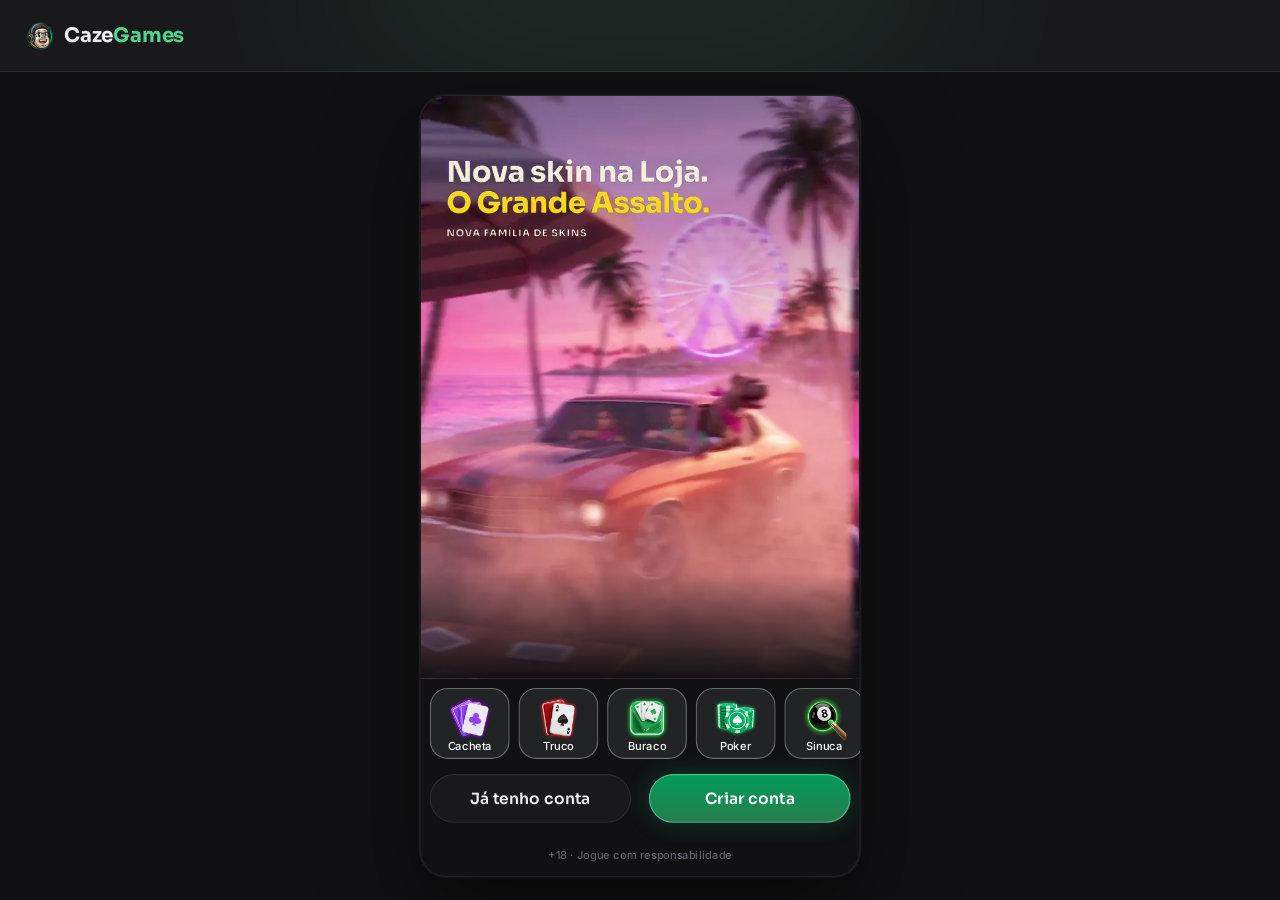
<file: index.html>
<!doctype html>
<html lang="pt-BR">
<head>
<meta charset="utf-8">
<meta name="viewport" content="width=device-width, initial-scale=1, viewport-fit=cover, user-scalable=no">
<meta name="robots" content="noindex, nofollow">
<meta name="theme-color" content="#141e2a">
<meta name="mobile-web-app-capable" content="yes">
<meta name="apple-mobile-web-app-capable" content="yes">
<meta name="apple-mobile-web-app-status-bar-style" content="black-translucent">
<title>Caze Games · protótipo</title>
<link rel="icon" href="assets/ui/logo_icon.webp">
<link rel="preconnect" href="https://fonts.googleapis.com">
<link rel="preconnect" href="https://fonts.gstatic.com" crossorigin>
<link rel="stylesheet" href="https://fonts.googleapis.com/css2?family=Inter:wght@400;500;600;700&family=Sora:wght@600;700;800&display=swap">
<link rel="stylesheet" href="css/tokens.css?v=caze-11261813">
<link rel="stylesheet" href="css/ui.css?v=caze-11261813">
<link rel="stylesheet" href="css/screens.css?v=caze-11261813">
<link rel="stylesheet" href="css/game.css?v=caze-11261813">
<link rel="stylesheet" href="css/desk.css?v=caze-11261813">
<link rel="stylesheet" href="css/missoes.css?v=caze-11261813">
</head>
<body>
<svg width="0" height="0" style="position:absolute" aria-hidden="true">
  <defs><clipPath id="hexclip" clipPathUnits="objectBoundingBox"><path id="hexpath" d=""/></clipPath></defs>
  <symbol id="s-E" viewBox="0 0 16 20"><path d="M8 0C5 4 0 7.5 0 11.5C0 14 2 16 4.5 16C5.7 16 6.8 15.5 7.5 14.7C7.3 16.6 6.5 18.3 5 20H11C9.5 18.3 8.7 16.6 8.5 14.7C9.2 15.5 10.3 16 11.5 16C14 16 16 14 16 11.5C16 7.5 11 4 8 0Z"/></symbol>
  <symbol id="s-C" viewBox="0 0 20 18.4"><path d="M10 18.35L8.55 17.03C3.4 12.36 0 9.28 0 5.5C0 2.420 2.42 0 5.5 0C7.24 0 8.91 0.81 10 2.09C11.09 0.81 12.76 0 14.5 0C17.58 0 20 2.42 20 5.5C20 9.28 16.6 12.36 11.45 17.04L10 18.35Z"/></symbol>
  <symbol id="s-O" viewBox="0 0 15 20"><path d="M7.5 0L15 10L7.5 20L0 10L7.5 0Z"/></symbol>
  <symbol id="s-P" viewBox="0 0 18 18.5"><path d="M9 0C11.3 0 13.2 1.9 13.2 4.2C13.2 5 13 5.7 12.6 6.3C13 6.2 13.4 6.1 13.8 6.1C16.1 6.1 18 8 18 10.3C18 12.6 16.1 14.5 13.8 14.5C12.5 14.5 11.3 13.9 10.5 12.9C10.7 14.9 11.6 16.8 13.1 18.5H4.9C6.4 16.8 7.3 14.9 7.5 12.9C6.7 13.9 5.5 14.5 4.2 14.5C1.9 14.5 0 12.6 0 10.3C0 8 1.9 6.1 4.2 6.1C4.6 6.1 5 6.2 5.4 6.3C5 5.7 4.8 5 4.8 4.2C4.8 1.9 6.7 0 9 0Z"/></symbol>
  <symbol id="i-copy" viewBox="0 0 448 512"><path d="M208 0H332.1c12.7 0 24.9 5.1 33.9 14.1l67.9 67.9c9 9 14.1 21.2 14.1 33.9V336c0 26.5-21.5 48-48 48H208c-26.5 0-48-21.5-48-48V48c0-26.5 21.5-48 48-48zM48 128h80v64H64V448H256V416h64v48c0 26.5-21.5 48-48 48H48c-26.5 0-48-21.5-48-48V176c0-26.5 21.5-48 48-48z"/></symbol>
  <symbol id="i-share" viewBox="0 0 448 512"><path d="M352 224c53 0 96-43 96-96s-43-96-96-96s-96 43-96 96c0 4 .2 8 .7 11.9l-94.1 47C145.4 170.2 121.9 160 96 160c-53 0-96 43-96 96s43 96 96 96c25.9 0 49.4-10.2 66.6-26.9l94.1 47c-.5 3.9-.7 7.8-.7 11.9c0 53 43 96 96 96s96-43 96-96s-43-96-96-96c-25.9 0-49.4 10.2-66.6 26.9l-94.1-47c.5-3.9 .7-7.8 .7-11.9s-.2-8-.7-11.9l94.1-47C302.6 213.8 326.1 224 352 224z"/></symbol>
  <symbol id="i-wa" viewBox="0 0 448 512"><path d="M380.9 97.1C339 55.1 283.2 32 223.9 32c-122.4 0-222 99.6-222 222 0 39.1 10.2 77.3 29.6 111L0 480l117.7-30.9c32.4 17.7 68.9 27 106.1 27h.1c122.3 0 224.1-99.6 224.1-222 0-59.3-25.2-115-67.1-157zm-157 341.6c-33.2 0-65.7-8.9-94-25.7l-6.7-4-69.8 18.3L72 359.2l-4.4-7c-18.5-29.4-28.2-63.3-28.2-98.2 0-101.7 82.8-184.5 184.6-184.5 49.3 0 95.6 19.2 130.4 54.1 34.8 34.9 56.2 81.2 56.1 130.5 0 101.8-84.9 184.6-186.6 184.6zm101.2-138.2c-5.5-2.8-32.8-16.2-37.9-18-5.1-1.9-8.8-2.8-12.5 2.8-3.7 5.6-14.3 18-17.6 21.8-3.2 3.7-6.5 4.2-12 1.4-32.6-16.3-54-29.1-75.5-66-5.7-9.8 5.7-9.1 16.3-30.3 1.8-3.7.9-6.9-.5-9.7-1.4-2.8-12.5-30.1-17.1-41.2-4.5-10.8-9.1-9.3-12.5-9.5-3.2-.2-6.9-.2-10.6-.2-3.7 0-9.7 1.4-14.8 6.9-5.1 5.6-19.4 19-19.4 46.3 0 27.3 19.9 53.7 22.6 57.4 2.8 3.7 39.1 59.7 94.8 83.8 35.2 15.2 49 16.5 66.6 13.9 10.7-1.6 32.8-13.4 37.4-26.4 4.6-13 4.6-24.1 3.2-26.4-1.3-2.5-5-3.9-10.5-6.6z"/></symbol>
  <symbol id="i-pen" viewBox="0 0 512 512"><path d="M362.7 19.3L314.3 67.7 444.3 197.7l48.4-48.4c25-25 25-65.5 0-90.5L453.3 19.3c-25-25-65.5-25-90.5 0zm-71 71L58.6 323.5c-10.4 10.4-18 23.3-22.2 37.4L1 481.2C-1.5 489.7 .8 498.8 7 505s15.3 8.5 23.7 6.1l120.3-35.4c14.1-4.2 27-11.8 37.4-22.2L421.7 220.3 291.7 90.3z"/></symbol>
  <symbol id="i-plus" viewBox="0 0 448 512"><path d="M256 80c0-17.7-14.3-32-32-32s-32 14.3-32 32v144H48c-17.7 0-32 14.3-32 32s14.3 32 32 32h144v144c0 17.7 14.3 32 32 32s32-14.3 32-32V288h144c17.7 0 32-14.3 32-32s-14.3-32-32-32H256V80z"/></symbol>
  <symbol id="i-chev-l" viewBox="0 0 320 512"><path d="M9.4 233.4c-12.5 12.5-12.5 32.8 0 45.3l192 192c12.5 12.5 32.8 12.5 45.3 0s12.5-32.8 0-45.3L77.3 256 246.6 86.6c12.5-12.5 12.5-32.8 0-45.3s-32.8-12.5-45.3 0l-192 192z"/></symbol>
  <symbol id="i-chev-r" viewBox="0 0 320 512"><path d="M310.6 233.4c12.5 12.5 12.5 32.8 0 45.3l-192 192c-12.5 12.5-32.8 12.5-45.3 0s-12.5-32.8 0-45.3L242.7 256 73.4 86.6c-12.5-12.5-12.5-32.8 0-45.3s32.8-12.5 45.3 0l192 192z"/></symbol>
  <symbol id="i-chev-l-light" viewBox="0 0 320 512"><path d="M20.7 267.3c-6.2-6.2-6.2-16.4 0-22.6l192-192c6.2-6.2 16.4-6.2 22.6 0s6.2 16.4 0 22.6L54.6 256 235.3 436.7c6.2 6.2 6.2 16.4 0 22.6s-16.4 6.2-22.6 0l-192-192z"/></symbol>
  <symbol id="i-chev-r-light" viewBox="0 0 320 512"><path d="M299.3 244.7c6.2 6.2 6.2 16.4 0 22.6l-192 192c-6.2 6.2-16.4 6.2-22.6 0s-6.2-16.4 0-22.6L265.4 256 84.7 75.3c-6.2-6.2-6.2-16.4 0-22.6s16.4-6.2 22.6 0l192 192z"/></symbol>
  <symbol id="i-x" viewBox="0 0 384 512"><path d="M324.5 411.1c6.2 6.2 16.4 6.2 22.6 0s6.2-16.4 0-22.6L214.6 256 347.1 123.5c6.2-6.2 6.2-16.4 0-22.6s-16.4-6.2-22.6 0L192 233.4 59.5 100.9c-6.2-6.2-16.4-6.2-22.6 0s-6.2 16.4 0 22.6L169.4 256 36.9 388.5c-6.2 6.2-6.2 16.4 0 22.6s16.4 6.2 22.6 0L192 278.6 324.5 411.1z"/></symbol>
  <symbol id="i-search" viewBox="0 0 512 512"><path d="M384 208A176 176 0 1 0 32 208a176 176 0 1 0 352 0zM343.3 366C307 397.2 259.7 416 208 416C93.1 416 0 322.9 0 208S93.1 0 208 0S416 93.1 416 208c0 51.7-18.8 99-50 135.3L507.3 484.7c6.2 6.2 6.2 16.4 0 22.6s-16.4 6.2-22.6 0L343.3 366z"/></symbol>
  <symbol id="i-check" viewBox="0 0 512 512"><path d="M256 512A256 256 0 1 0 256 0a256 256 0 1 0 0 512zM369 209L241 337c-9.4 9.4-24.6 9.4-33.9 0l-64-64c-9.4-9.4-9.4-24.6 0-33.9s24.6-9.4 33.9 0l47 47L335 175c9.4-9.4 24.6-9.4 33.9 0s9.4 24.6 0 33.9z"/></symbol>
  <symbol id="i-eye" viewBox="0 0 576 512"><path d="M288 32c-80.8 0-145.5 36.8-192.6 80.6C48.6 156 17.3 208 2.5 243.7c-3.3 7.9-3.3 16.7 0 24.6C17.3 304 48.6 356 95.4 399.4C142.5 443.2 207.2 480 288 480s145.5-36.8 192.6-80.6c46.8-43.5 78.1-95.4 93-131.1c3.3-7.9 3.3-16.7 0-24.6c-14.9-35.7-46.2-87.7-93-131.1C433.5 68.8 368.8 32 288 32zM144 256a144 144 0 1 1 288 0 144 144 0 1 1 -288 0zm144-64c0 35.3-28.7 64-64 64c-7.1 0-13.9-1.2-20.3-3.3c-5.5-1.8-11.9 1.6-11.7 7.4c.3 6.9 1.3 13.8 3.2 20.7c13.7 51.2 66.4 81.6 117.6 67.9s81.6-66.4 67.9-117.6c-11.1-41.5-47.8-69.4-88.6-71.1c-5.8-.2-9.2 6.1-7.4 11.7c2.1 6.4 3.3 13.2 3.3 20.3z"/></symbol>
  <symbol id="i-send" viewBox="0 0 512 512"><path d="M498.1 5.6c10.1 7 15.4 19.1 13.5 31.2l-64 416c-1.5 9.7-7.4 18.2-16 23s-18.9 5.4-28 1.6L284 427.7l-68.5 74.1c-8.9 9.7-22.9 12.9-35.2 8.1S160 493.2 160 480V396.4c0-4 1.5-7.8 4.2-10.7L331.8 202.8c5.8-6.3 5.6-16-.4-22s-15.7-6.4-22-.7L106 360.8 17.7 316.6C7.1 311.3 .3 300.7 0 288.9s5.9-22.8 16.1-28.7l448-256c10.7-6.1 23.9-5.5 34 1.4z"/></symbol>
  <symbol id="i-star" viewBox="0 0 576 512"><path d="M316.9 18C311.6 7 300.4 0 288.1 0s-23.4 7-28.8 18L195 150.3 51.4 171.5c-12 1.8-22 10.2-25.7 21.7s-.7 24.2 7.9 32.7L137.8 329 113.2 474.7c-2 12 3 24.2 12.9 31.3s23 8 33.8 2.3l128.3-68.5 128.3 68.5c10.8 5.7 23.9 4.9 33.8-2.3s14.9-19.3 12.9-31.3L438.5 329 542.7 225.9c8.6-8.5 11.7-21.2 7.9-32.7s-13.7-19.9-25.7-21.7L381.2 150.3 316.9 18z"/></symbol>
  <symbol id="i-star-o" viewBox="0 0 576 512"><path d="M287.9 0c9.2 0 17.6 5.2 21.6 13.5l68.6 141.3 153.2 22.6c9 1.3 16.5 7.6 19.3 16.3s.5 18.1-5.9 24.5L433.6 328.4l26.2 155.6c1.5 9-2.2 18.1-9.7 23.5s-17.3 6-25.3 1.7l-137-73.2L151 509.1c-8.1 4.3-17.9 3.7-25.3-1.7s-11.2-14.5-9.7-23.5l26.2-155.6L31.1 218.2c-6.5-6.4-8.7-15.9-5.9-24.5s10.3-14.9 19.3-16.3l153.2-22.6L266.3 13.5C270.4 5.2 278.7 0 287.9 0zm0 79L235.4 187.2c-3.5 7.1-10.2 12.1-18.1 13.3L99 217.9 184.9 303c5.5 5.5 8.1 13.3 6.8 21L171.4 443.7l105.2-56.2c7.1-3.8 15.6-3.7 22.6 0l105.2 56.2L384.2 324.1c-1.3-7.7 1.2-15.5 6.8-21l85.9-85.1L358.6 200.5c-7.8-1.2-14.6-6.1-18.1-13.3L287.9 79z"/></symbol>
</svg>

<!-- desktop (js/desk.js): header largo, menu e chat ao vivo em volta da coluna 9:16 -->
<header class="dkh" id="dkh"></header>
<aside class="dkl" id="dkl" aria-label="Menu"></aside>
<aside class="dkr" id="dkr" aria-label="Chat ao vivo"></aside>

<div class="stage-wrap"><div class="phone" id="phone">
  <div class="status" aria-hidden="true"><span>9:41</span><span class="island"></span>
    <span class="icons"><svg width="18" height="12" viewBox="0 0 18 12" fill="#fff"><rect x="0" y="8" width="3" height="4" rx="1"/><rect x="5" y="5.5" width="3" height="6.5" rx="1"/><rect x="10" y="3" width="3" height="9" rx="1"/><rect x="15" y="0" width="3" height="12" rx="1"/></svg><svg width="16" height="12" viewBox="0 0 16 12" fill="#fff"><path d="M8 2.2c2.3 0 4.4.9 6 2.4l1.1-1.1A10 10 0 0 0 8 .6 10 10 0 0 0 .9 3.5L2 4.6a8.4 8.4 0 0 1 6-2.4zm0 3.3c1.4 0 2.7.5 3.7 1.4l1.1-1.1A7 7 0 0 0 8 3.9a7 7 0 0 0-4.8 1.9l1.1 1.1c1-.9 2.3-1.4 3.7-1.4zm0 3.3c.6 0 1.1.2 1.5.6L8 11 6.5 9.4c.4-.4.9-.6 1.5-.6z"/></svg><svg width="27" height="13" viewBox="0 0 27 13" fill="none"><rect x=".5" y=".5" width="23" height="12" rx="3.5" stroke="#fff" opacity=".4"/><rect x="2" y="2" width="20" height="9" rx="2" fill="#fff"/><rect x="25" y="4.5" width="1.6" height="4" rx=".8" fill="#fff" opacity=".4"/></svg></span>
  </div>
  <div class="app" id="app">
    <!-- telas do app (renderizadas pelo js/screens.js) -->
    <section class="scr" id="view"></section>

    <!-- tela de jogo: os motores (js/games.js) desenham dentro dela -->
    <section class="scr game-scr" id="scr-game" hidden>
      <header class="hud" id="hud"></header>
      <div class="jogo" id="jogo"><div class="board" id="board"></div></div>
      <nav class="mnav" id="mnav">
        <button data-g="voltar"><span class="back"><svg><use href="#i-chev-l-light"/></svg></span><span>Voltar</span></button>
        <button data-g="chat"><img class="ic" src="assets/icons/chat.webp" alt=""><span>Chat</span></button>
        <button data-g="mesa"><img class="ic" src="assets/icons/friends.webp" alt=""><span>Mesa</span></button>
        <button data-g="voz"><img class="ic" id="micIco" src="assets/icons/microphone-off.webp" alt=""><span>Voz</span></button>
        <button data-g="ajustes"><img class="ic" src="assets/icons/gear.webp" alt=""><span>Ajustes</span></button>
      </nav>
    </section>

    <div class="toast" id="toast"><span class="hint-pill" id="toastTxt"></span></div>
    <div id="sheet"></div>
    <div id="overlay"></div>
  </div>
</div></div>

<script src="js/core.js?v=caze-11261813"></script>
<script src="js/ui.js?v=caze-11261813"></script>
<script src="js/screens.js?v=caze-11261813"></script>
<script src="js/loja.js?v=caze-11261813"></script>
<script src="js/social.js?v=caze-11261813"></script>
<script src="js/torneios.js?v=caze-11261813"></script>
<script src="js/sala.js?v=caze-11261813"></script>
<script src="js/missoes.js?v=caze-11261813"></script>
<script src="js/games.js?v=caze-11261813"></script>
<script src="js/sinuca.js?v=caze-11261813"></script>
<script src="js/desk.js?v=caze-11261813"></script>
<script src="js/boot.js?v=caze-11261813"></script>
</body>
</html>
</file>
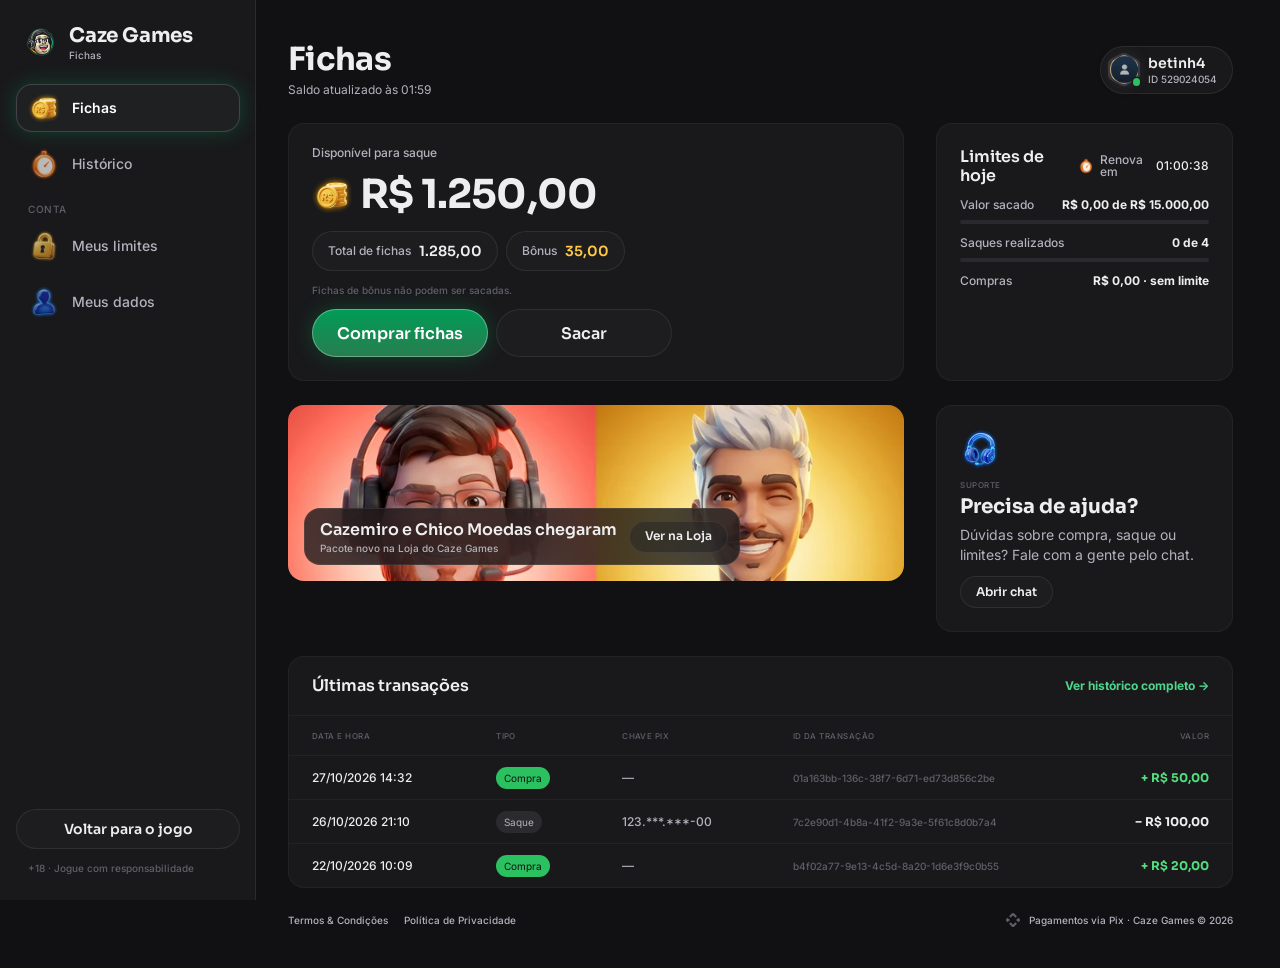
<file: fichas/index.html>
<!doctype html>
<html lang="pt-BR">
<head>
<meta charset="utf-8">
<meta name="viewport" content="width=device-width, initial-scale=1, viewport-fit=cover">
<meta name="robots" content="noindex, nofollow">
<meta name="theme-color" content="#111113">
<title>Fichas · Caze Games</title>
<link rel="icon" href="../assets/ui/logo_icon.webp">
<link rel="preconnect" href="https://fonts.googleapis.com">
<link rel="preconnect" href="https://fonts.gstatic.com" crossorigin>
<link rel="stylesheet" href="https://fonts.googleapis.com/css2?family=Inter:wght@400;500;600;700&family=Sora:wght@600;700;800&display=swap">
<link rel="stylesheet" href="../css/tokens.css?v=20261119a">
<link rel="stylesheet" href="../css/ui.css?v=20261119a">
<link rel="stylesheet" href="fichas.css?v=20261119a">
</head>
<body>
<svg width="0" height="0" style="position:absolute" aria-hidden="true">
  <defs><clipPath id="hexclip" clipPathUnits="objectBoundingBox"><path id="hexpath" d=""/></clipPath></defs>
  <symbol id="i-chev-l-light" viewBox="0 0 320 512"><path d="M20.7 267.3c-6.2-6.2-6.2-16.4 0-22.6l192-192c6.2-6.2 16.4-6.2 22.6 0s6.2 16.4 0 22.6L54.6 256 235.3 436.7c6.2 6.2 6.2 16.4 0 22.6s-16.4 6.2-22.6 0l-192-192z"/></symbol>
  <symbol id="i-x" viewBox="0 0 384 512"><path d="M324.5 411.1c6.2 6.2 16.4 6.2 22.6 0s6.2-16.4 0-22.6L214.6 256 347.1 123.5c6.2-6.2 6.2-16.4 0-22.6s-16.4-6.2-22.6 0L192 233.4 59.5 100.9c-6.2-6.2-16.4-6.2-22.6 0s-6.2 16.4 0 22.6L169.4 256 36.9 388.5c-6.2 6.2-6.2 16.4 0 22.6s16.4 6.2 22.6 0L192 278.6 324.5 411.1z"/></symbol>
  <symbol id="i-check" viewBox="0 0 448 512"><path d="M438.6 105.4c12.5 12.5 12.5 32.8 0 45.3l-256 256c-12.5 12.5-32.8 12.5-45.3 0l-128-128c-12.5-12.5-12.5-32.8 0-45.3s32.8-12.5 45.3 0L160 338.7 393.4 105.4c12.5-12.5 32.8-12.5 45.3 0z"/></symbol>
  <symbol id="i-copy" viewBox="0 0 448 512"><path d="M208 0H332.1c12.7 0 24.9 5.1 33.9 14.1l67.9 67.9c9 9 14.1 21.2 14.1 33.9V336c0 26.5-21.5 48-48 48H208c-26.5 0-48-21.5-48-48V48c0-26.5 21.5-48 48-48zM48 128h80v64H64V448H256V416h64v48c0 26.5-21.5 48-48 48H48c-26.5 0-48-21.5-48-48V176c0-26.5 21.5-48 48-48z"/></symbol>
  <symbol id="i-pix" viewBox="0 0 24 24"><path d="M6.1 6.3 10.1 2.3a2.7 2.7 0 0 1 3.8 0l4 4-2.3 2.3-2.9-2.9a1 1 0 0 0-1.4 0L8.4 8.6 6.1 6.3zm11.8 11.4-4 4a2.7 2.7 0 0 1-3.8 0l-4-4 2.3-2.3 2.9 2.9a1 1 0 0 0 1.4 0l2.9-2.9 2.3 2.3zM2.3 10.1l1.6-1.6L7.4 12l-3.5 3.5-1.6-1.6a2.7 2.7 0 0 1 0-3.8zm19.4 0a2.7 2.7 0 0 1 0 3.8l-1.6 1.6-3.5-3.5 3.5-3.5 1.6 1.6z"/></symbol>
</svg>

<div class="fx">
  <aside class="side" id="side" aria-label="Menu"></aside>
  <div class="main">
    <header class="mtop" id="mtop"></header>
    <main class="page" id="page"></main>
    <footer class="foot" id="foot"></footer>
  </div>
</div>
<div class="veil" id="veil" hidden><section class="drawer" id="drawer" role="dialog" aria-modal="true"></section></div>
<div class="toast" id="toast"><span class="hint-pill" id="toastTxt"></span></div>

<script src="fichas.js?v=20261119a"></script>
</body>
</html>
</file>
<file: css/tokens.css>
/* Caze Games · tokens do DS EstrelaGames (Rjx31bgpOt4m1U8DVKyWtd · modo Caze Games), valores resolvidos 1:1 */
:root{
  color-scheme: dark;
  /* background */
  --bg-default:#111113; --bg-subtle:#19191b; --bg-strong:#222325; --bg-raised:#292a2e; --bg-inset:#010101; --bg-highlight:#ffffff14; --bg-chrome:#19191b; --bg-divider:#292a2e; --bg-band:#00000052;
  --bga-default-50:#11111380; --bga-default-75:#111113bf; --bga-subtle-50:#19191b80; --bga-subtle-75:#19191bbf;
  --bga-strong-25:#22232540; --bga-strong-50:#22232580; --bga-strong-75:#222325bf;
  --bga-secondary-16:#4fd48b29; --bga-secondary-32:#4fd48b52; --bga-accent-12:#ffc8411f;
  /* border */
  --border-muted:#ffffff14; --border-default:#222325; --border-strong:#393a40; --border-focus:#009c57;
  --border-hl-top:#ffffff29; --border-gold-top:#b0f3c8e5; --border-gold-bottom:#009c575c;
  /* text */
  --text-default:#eeeef0; --text-muted:#b2b3bd; --text-link:#4fd48b; --text-subtle:#5f606a; --text-disabled:#46484f;
  --text-brand:#4fd48b; --text-success:#52de7e; --text-error:#ff6b6e; --text-prize:#ffc841;
  --text-on-color:#ffffff; --text-on-color-muted:#ffffffd9; --text-on-color-subtle:#ffffffb2; --text-on-light:#111113;
  /* system */
  --sys-info:#02a963; --sys-success:#2cc160; --sys-success-strong:#8cf0a9; --sys-warning:#ffbe2e; --sys-error:#ef4452;
  --sysa-success-25:#2cc16040; --sysa-error-25:#ef445240; --sysa-info-25:#3b74f540;
  --notification-error:#ef4452;
  /* effects */
  --hl-subtle:#ffffff29; --hl:#ffffff52; --hl-strong:#ffffff7a;
  --shadow-faint:#0000001f; --shadow-subtle:#0000003d; --shadow:#00000066; --shadow-strong:#00000080;
  --glow-info:#009c5752; --glow-accent:#ffbe2e52; --glow-success:#52de7ea3; --glow-gold:#4fd48b52; --glow-blue:#4fd48b; --glow-red:#ff6b6e;
  /* surfaces */
  --surface-card-top:#19191b; --surface-card-bottom:#111113; --surface-elevated-top:#292a2e; --surface-elevated-bottom:#19191b;
  /* buttons */
  --btn-primary-top:#009c57; --btn-primary-bg:#287d4f; --btn-secondary-border:#02a963;
  --btn-disabled-top:#292a2e; --btn-disabled-bg:#292a2e; --btn-disabled-text:#46484f;
  /* tabs */
  --tab-default-text:#b2b3bd; --tab-container:#222325; --input-border:#222325;
  --tab-padrao:#009c57; --tab-padrao-tint:#009c573d; --tab-rosa:#e93d82; --tab-rosa-tint:#e93d823d;
  /* games */
  --game-truco:#e5484d; --game-paulista:#3b74f5; --game-cacheta:#8752f2; --game-tranca:#2cc160; --game-buraco:#1f9a4a;
  --game-poker:#0fa968; --game-sinuca:#2fa35a; --game-todos:#02a963; --game-domino:#14b8a6; --game-dama:#f76b15; --game-xadrez:#5b6cff;
  --game-paulista-tint:#3b74f53d; --game-truco-tint:#e5484d3d; --game-cacheta-tint:#8752f23d; --game-buraco-tint:#1f9a4a3d; --game-poker-tint:#0fa9683d; --game-sinuca-tint:#2fa35a3d;
  /* crew */
  --crew-engenheiro:#4fb3ff; --crew-comandante:#f5c542; --crew-piloto:#ff5a36; --crew-navegador:#e86bff; --crew-explorador:#4dffb8;
  --crew-bar:#ff9f43; --crew-reis:#34d399; --crew-nobru:#3d8bff; --crew-inhui:#ff4fb0;
  /* famílias da página Skins (mesma cor da chamada do Truco) */
  --crew-laje:#ff7f50; --crew-portaria:#3ddc84; --crew-live:#b45cff; --crew-feira:#ffa62b; --crew-navalha:#ff4fb0; --crew-varzea:#5be37d; --crew-oficina:#3db8ff; --crew-posto:#ff3b4a; --crew-fliper:#a45cff; --crew-grau:#4fa3ff; --crew-palpite:#f2b233; --crew-assalto:#ff4fa3;
  /* stake / table */
  --stake-padrao-top:#1f5938; --stake-padrao-bottom:#152c1e; --stake-iniciante-top:#1f9a4a; --stake-iniciante-bottom:#1f502c;
  --table-card-top:#1f5a4a; --table-card-bottom:#0f2e2a; --table-stake:#ffc841;
  --plus-bg:#52de7e; --plus-icon:#111113;
  --btn-success-top:#52de7e; --btn-success-bg:#1f9a4a; /* DS button-glass ☰ Type=Success (Comprar) */
  /* cards */
  --card-face:#ffffff; --card-border:#9ea2a4; --suit-red:#c72c3d; --suit-black:#141922; --back-top:#246943; --back-bottom:#133b25;
  /* seat timer */
  --seat-timer-track:#ffffff1f; --seat-timer:#02a963;
  /* type */
  --f-display:"Sora", "Inter", system-ui, sans-serif;
  --f-ui:"Inter", system-ui, -apple-system, sans-serif;
  --f-call:"Industry", "Sora", sans-serif;
  /* marca · Caze Games (sobrescreve) */
  --back-top:#1f5938; --back-bottom:#121b15; --btn-primary-text:#ffffff; --crew-nobru:#02A963; --crew-inhui:#02A963; --crew-chico:#4FD48B;
}
/* estilos de texto do DS */
.t-d3xl{font:700 64px/1.2 var(--f-display);letter-spacing:-.02em}
.t-d2xl{font:700 48px/1.2 var(--f-display);letter-spacing:-.02em}
.t-dxl{font:700 40px/1.2 var(--f-display);letter-spacing:-.02em}
.t-dl{font:700 32px/1.2 var(--f-display);letter-spacing:-.02em}
.t-dm{font:700 24px/1.2 var(--f-display);letter-spacing:-.01em}
.t-ds{font:700 20px/1.2 var(--f-display);letter-spacing:-.01em}
.t-dxs{font:600 16px/1.2 var(--f-display)}
.t-d2xs{font:600 14px/1.2 var(--f-display)}
.t-d3xs{font:600 12px/1.2 var(--f-display)}
.t-hm{font:700 20px/1.2 var(--f-ui)}
.t-ll{font:500 16px/1 var(--f-ui)} .t-lm{font:500 14px/1 var(--f-ui)} .t-ls{font:500 12px/1 var(--f-ui)} .t-lxs{font:500 10px/1 var(--f-ui)} .t-l2xs{font:500 8px/1 var(--f-ui)}
.t-link{font:700 12px/1.5 var(--f-ui)}
.t-p2xl{font:400 20px/1.5 var(--f-ui)} .t-pm{font:400 14px/1.5 var(--f-ui)} .t-ps{font:400 12px/1.5 var(--f-ui)}
</file>
<file: css/ui.css>
/* EstrelaGames · base + componentes do DS (Apple Gamer Style · Glass). Medidas 1:1 com o Figma (frame 375). */
*{box-sizing:border-box}
html,body{height:100%;margin:0}
body{background:#05080c;color:var(--text-default);font-family:var(--f-ui);-webkit-font-smoothing:antialiased;overflow:hidden;-webkit-text-size-adjust:100%}
button{font:inherit;color:inherit;border:0;background:none;padding:0;margin:0;cursor:pointer;-webkit-tap-highlight-color:transparent;text-align:inherit}
button:focus-visible,[role="button"]:focus-visible{outline:2px solid var(--border-focus);outline-offset:2px}
/* cards clicáveis são div[role=button]: o WebKit (iPhone) não estica os filhos de um <button> com flex */
[role="button"]{cursor:pointer;-webkit-tap-highlight-color:transparent;-webkit-user-select:none;user-select:none;outline:0}
input{font:inherit;color:inherit;border:0;background:none;outline:0;padding:0;margin:0;min-width:0}
img,video{display:block;max-width:100%;user-select:none;-webkit-user-drag:none}
video::-webkit-media-controls,video::-webkit-media-controls-start-playback-button,video::-webkit-media-controls-overlay-play-button{display:none!important;-webkit-appearance:none} /* sem botão de play: os vídeos são fundo */
svg{display:block}
[hidden]{display:none!important}
.ic{flex:none;object-fit:contain;pointer-events:none}

/* ---------- aparelho ---------- */
.stage-wrap{position:fixed;inset:0;display:flex;align-items:center;justify-content:center}
.phone{position:relative;width:375px;height:812px;background:var(--bg-subtle);overflow:hidden;border-radius:48px;box-shadow:0 0 0 10px #0c1016,0 0 0 11px #2a3340,0 40px 80px rgba(0,0,0,.6);transform-origin:center;display:flex;flex-direction:column}
.status{position:relative;flex:none;height:44px;display:flex;align-items:center;justify-content:space-between;padding:0 26px 0 32px;font:600 15px/1 var(--f-ui);background:var(--bg-subtle);z-index:60;pointer-events:none}
.status .island{position:absolute;left:50%;top:10px;width:118px;height:32px;margin-left:-59px;border-radius:20px;background:#000}
.status .icons{display:flex;gap:6px;align-items:center}
.app{position:relative;flex:1;min-height:0;overflow:hidden}
@media (max-width:520px){
  .phone{width:100vw;height:100vh;height:100dvh;border-radius:0;box-shadow:none;transform:none!important}
  .status{display:none}
  .app{padding-top:env(safe-area-inset-top,0px)}
}
.scr{position:absolute;inset:0;display:flex;flex-direction:column;background:var(--bg-subtle);overflow:hidden}
.app>.scr{top:env(safe-area-inset-top,0px)}
@media (min-width:521px){.app>.scr{top:0}}
.scroll{flex:1;min-height:0;overflow-y:auto;overflow-x:hidden;-webkit-overflow-scrolling:touch;scrollbar-width:none;overscroll-behavior:contain}
.scroll::-webkit-scrollbar,.hscroll::-webkit-scrollbar{display:none}
/* linha com rolagem lateral: sem clip, sangra até a borda da tela (regra Oct 26) */
.hscroll{display:flex;overflow-x:auto;overflow-y:visible;scrollbar-width:none;margin:0 -8px;padding:0 8px;scroll-padding:0 8px;-webkit-overflow-scrolling:touch}

/* ---------- ícones 3D ---------- */
.i16{width:16px;height:16px}.i20{width:20px;height:20px}.i24{width:24px;height:24px}.i28{width:28px;height:28px}.i32{width:32px;height:32px}.i36{width:36px;height:36px}.i40{width:40px;height:40px}.i48{width:48px;height:48px}

/* ---------- header-game (Mobile · Glass) ---------- */
.hdr{position:relative;flex:none;height:64px;display:flex;align-items:center;gap:4px;padding:8px 12px;background:var(--bg-subtle);overflow:hidden;z-index:20}
.hdr::before{content:"";position:absolute;left:48px;top:-70px;width:280px;height:140px;border-radius:50%;background:var(--glow-blue);filter:blur(60px);opacity:.15;pointer-events:none}
.hdr .side{position:relative;flex:1;min-width:0;display:flex;align-items:center;gap:4px}
.hdr .logo{width:24px;height:36px;display:grid;place-items:center;flex:none}
.hdr .logo img{width:25px;height:24px}
.cpill{flex:1;min-width:0;height:34px;display:flex;align-items:center;gap:2px;padding:4px;border-radius:999px;background:linear-gradient(90deg,#52de7e1a,#22232506),var(--bga-strong-50);box-shadow:inset 0 0 0 1px var(--border-muted);overflow:hidden}
.cpill.bonus{padding:4px 8px 4px 4px;background:linear-gradient(90deg,#22232506,#ffc8411a),var(--bga-strong-50)}
.cpill .ic{width:24px;height:24px}
.cpill .t{flex:1;min-width:0;display:flex;flex-direction:column;gap:2px;text-align:left}
.cpill .t small{font:500 8px/1 var(--f-ui);color:var(--text-muted)}
.cpill .t b{font:700 12px/10px var(--f-ui);color:var(--text-default);white-space:nowrap;overflow:hidden;text-overflow:ellipsis}
.cpill.bonus .t b{color:var(--text-prize)}
.cpill .plus{width:20px;height:20px;border-radius:10px;background:var(--plus-bg);display:grid;place-items:center;flex:none}
.cpill .plus svg{width:12px;height:12px;fill:var(--plus-icon)}
/* saldo com seta: abre o dropdown (DS header-game ◉ Expanded) */
.cpill .chev{width:20px;height:20px;display:grid;place-items:center;flex:none}
.cpill .chev svg{width:10px;height:10px;fill:var(--text-muted);transform:rotate(90deg);transition:transform .2s}
.cpill.open{box-shadow:inset 0 0 0 1px var(--border-strong)} .cpill.open .chev svg{transform:rotate(-90deg)}
.hdr .hbuy{flex:1;min-width:0}
/* dropdown do saldo (DS balance-panel) · celular: preso embaixo do header */
.baldrop{position:absolute;left:0;right:0;top:64px;bottom:0;z-index:45;background:var(--bga-default-75);animation:fade .15s both}
.balp{display:flex;flex-direction:column;gap:16px;max-height:100%;overflow:auto;padding:16px 16px 24px;background:var(--bg-subtle);border-radius:0 0 24px 24px;box-shadow:inset 0 -1px 0 var(--hl-subtle),0 16px 40px rgba(0,0,0,.4);animation:balIn .22s cubic-bezier(.2,.8,.2,1) both}
@keyframes balIn{from{transform:translateY(-12px);opacity:0}}
.balp .top{display:flex;justify-content:space-between;align-items:center}
.balp .top small{font:500 12px/1.2 var(--f-ui);color:var(--text-muted)}
.balp .tv{display:flex;align-items:center;gap:4px}
.balp .eye,.balp .x{display:grid;place-items:center;width:28px;height:28px}
.balp .eye svg{width:20px;height:20px;fill:var(--text-muted)}
.balp .x svg{width:12px;height:12px;fill:var(--text-muted);transform:rotate(-90deg)}
.balp .rows{display:flex;flex-direction:column;gap:12px}
.balp .kv{display:flex;justify-content:space-between;gap:12px;font:400 14px/1.4 var(--f-ui);color:var(--text-muted)}
.balp .kv b{font-weight:400;color:var(--text-default);font-variant-numeric:tabular-nums;text-align:right}
.balp hr{border:0;height:1px;background:var(--border-muted);margin:0}
.balp .acts{display:flex;gap:12px} .balp .acts .btn{flex:1}
/* Bônus Fidelidade (DS _loyalty-bonus): Resgatar quando tem valor · Juntando com a seta que abre as regras */
.fid{display:flex;flex-direction:column;gap:12px;padding:8px 12px 8px 8px;border-radius:24px;background:var(--bga-strong-50);box-shadow:inset 0 0 0 1px var(--border-muted)}
.fid.ready{flex-direction:row;align-items:center;gap:8px}
.fid .ic{width:28px;height:28px;flex:none}
.fid .t{flex:1;min-width:0;display:flex;flex-direction:column;gap:2px;text-align:left}
.fid .t b{font:400 14px/1.3 var(--f-ui);color:var(--text-default)}
.fid .t small{font:500 10px/1.2 var(--f-ui);color:var(--text-muted)}
.fid .v{font:400 14px/1 var(--f-ui);font-variant-numeric:tabular-nums}
.fid .row{display:flex;align-items:center;gap:8px;width:100%}
.fid .chev{width:20px;height:20px;display:grid;place-items:center;flex:none}
.fid .chev svg{width:10px;height:10px;fill:var(--text-muted);transform:rotate(90deg);transition:transform .2s}
.fid.open{border-radius:16px;padding:8px 12px 12px 8px} .fid.open .chev svg{transform:rotate(-90deg)}
.fid .more{display:flex;flex-direction:column;gap:12px}
.fid .wk{display:flex;flex-direction:column;gap:4px;padding:12px;border-radius:12px;background:var(--bga-default-50);box-shadow:inset 0 0 0 1px var(--border-muted)}
.fid .wk small{font:500 12px/1.2 var(--f-ui);color:var(--text-muted)}
.fid .wk b{font:700 20px/1.2 var(--f-display);color:var(--text-prize);font-variant-numeric:tabular-nums}
.fid p{margin:0;font:400 12px/1.5 var(--f-ui);color:var(--text-muted)}
.fid .kv{font-size:12px}
.hbell{position:relative;width:36px;height:36px;border-radius:18px;background:var(--bga-strong-50);box-shadow:inset 0 0 0 1px var(--border-muted);display:grid;place-items:center;flex:none}
.hbell .ic{width:28px;height:28px}
.hbell i{position:absolute;left:28px;top:0;width:8px;height:8px;border-radius:50%;background:var(--notification-error)}
.hbell i[hidden]{display:none}

/* ---------- header-avatar (hexágono com borda da tripulação) ---------- */
.hav{position:relative;display:inline-block;flex:none;width:var(--w,44px);height:var(--h,48px)}
.hav .gl{position:absolute;left:-4.5%;top:0;width:109%;aspect-ratio:1;border-radius:50%;background:var(--cc);filter:blur(calc(var(--w,44px) * .16));opacity:.45;pointer-events:none}
.hav .hx{position:absolute;inset:0;-webkit-clip-path:url(#hexclip);clip-path:url(#hexclip);background:var(--cc)}
.hav .hx img{position:absolute;inset:2px;width:calc(100% - 4px);height:calc(100% - 4px);object-fit:cover;object-position:center top;-webkit-clip-path:url(#hexclip);clip-path:url(#hexclip);background:var(--bg-raised)}
.hav .on{position:absolute;left:77%;top:75%;width:23%;aspect-ratio:1;border-radius:50%;background:var(--sys-success);box-shadow:0 0 0 1.5px var(--bg-subtle)}
.hav.xs{--w:24px;--h:26px}.hav.s{--w:32px;--h:35px}.hav.m{--w:44px;--h:48px}.hav.l{--w:56px;--h:60px}
.hav.xs .hx img,.hav.s .hx img{inset:1.5px;width:calc(100% - 3px);height:calc(100% - 3px)}
.hav.empty{height:var(--w)}
.hav.empty .av0{position:absolute;inset:4.5%;width:91%;height:91%}
.hav.empty .add{position:absolute;left:63.6%;top:63.6%;width:27.3%;height:27.3%;border-radius:50%;background:var(--plus-bg);box-shadow:0 0 0 1.2px var(--bg-subtle);display:grid;place-items:center}
.hav.empty .add svg{width:58%;height:58%;fill:var(--plus-icon)}

/* ---------- avatar circular (avatar-estrela-games) ---------- */
.av{position:relative;display:inline-block;vertical-align:middle;flex:none;width:var(--s,48px);height:var(--s,48px);border-radius:50%;background:linear-gradient(180deg,var(--surface-elevated-top),var(--surface-elevated-bottom));box-shadow:inset 0 0 0 var(--bw,2px) #ffffff29}
.av img{position:absolute;inset:var(--bw,2px);width:calc(100% - 2*var(--bw,2px));height:calc(100% - 2*var(--bw,2px));border-radius:50%;object-fit:cover;object-position:center top}
.av.s{--s:32px;--bw:1px}.av.m{--s:48px;--bw:2px}.av.l{--s:80px;--bw:3px}.av.xl{--s:120px;--bw:4px}
.av .lvl{position:absolute;left:50%;bottom:-4px;transform:translateX(-50%);padding:1px 6px;border-radius:999px;background:var(--bg-raised);box-shadow:0 0 0 2px var(--bg-default);font:600 12px/14px var(--f-display);white-space:nowrap}
.av.empty .ph{position:absolute;inset:25%;width:50%;height:50%;fill:#ffffff52}
.av .addb{position:absolute;left:63.3%;top:63.3%;width:36.7%;height:36.7%;border-radius:50%;background:var(--plus-bg);display:grid;place-items:center;box-shadow:0 0 0 3px var(--bg-subtle)}
.av .addb svg{width:50%;height:50%;fill:#fff}

/* ---------- navbar-glass ---------- */
.nav{position:absolute;left:16px;right:16px;bottom:calc(12px + env(safe-area-inset-bottom,0px));height:64px;display:flex;align-items:stretch;padding:4px;border-radius:24px;background:var(--bga-strong-75);box-shadow:inset 0 0 0 1px var(--border-muted);-webkit-backdrop-filter:blur(24px);backdrop-filter:blur(24px);z-index:30}
.nav>button{position:relative;flex:1;min-width:0;display:flex;flex-direction:column;align-items:center;justify-content:center;border-radius:20px}
.nav>button .ic{width:32px;height:32px;opacity:.75}
.nav>button>span{font:500 10px/1 var(--f-ui);color:var(--text-subtle);white-space:nowrap}
.nav>button.on{flex:none;width:104px;justify-content:flex-end;gap:2px;padding-bottom:6px;background:var(--bga-secondary-16);box-shadow:inset 0 0 0 1px var(--hl-subtle),0 0 20px var(--glow-info)}
.nav>button.on .ic{position:absolute;left:28px;top:-14px;width:48px;height:48px;opacity:1}
.nav>button.on .lr{width:100%;display:flex;align-items:center;justify-content:space-between;padding:0 8px}
.nav>button.on .lr span{font:500 10px/1 var(--f-ui);color:var(--text-on-color)}
.nav .lr i{width:16px;height:16px;display:grid;place-items:center}
.nav .lr svg{width:10px;height:16px;fill:var(--text-on-color)}

/* ---------- game-block ---------- */
.gb{position:relative;flex:none;width:72px;height:64px;border-radius:16px;display:flex;flex-direction:column;align-items:center;justify-content:center;padding:4px 0;background:var(--tab-container);box-shadow:inset 0 0 0 1px var(--hl);font:500 10px/1 var(--f-ui);color:var(--text-on-color);white-space:nowrap}
.gb .ic{width:40px;height:40px}
.gb.on{justify-content:flex-end;padding:0 0 6px;background:var(--gc);box-shadow:0 4px 12px var(--gs,transparent)}
.gb.on .ic{position:absolute;left:50%;top:-12px;width:60px;height:60px;margin-left:-30px}
.gb .lk{position:absolute;right:4px;top:4px;width:14px;height:14px;opacity:.8}
.gb.on .lk{display:none}
.games-row{gap:8px;padding-top:12px;margin-top:-12px}
.games-row .gb{width:72px}

/* ---------- tabs ---------- */
.tabs{display:flex;gap:2px;height:44px;padding:4px;border-radius:12px;background:var(--bg-raised);box-shadow:inset 0 0 0 1px var(--input-border)}
.tabs>button{position:relative;flex:1;min-width:0;height:34px;border-radius:8px;display:flex;align-items:center;justify-content:center;padding:8px 16px;font:500 12px/1 var(--f-ui);color:var(--tab-default-text);white-space:nowrap}
.tabs>button.on{background:var(--tc-tint);font:700 12px/18px var(--f-ui);color:var(--text-default)}
.tabs>button.on::after{content:"";position:absolute;left:50%;bottom:0;width:24px;height:3px;margin-left:-12px;border-radius:2px;background:var(--tc);box-shadow:0 0 8px var(--tc)}
.tabs>button .lk{font:500 9px/1 var(--f-ui);margin-left:4px;opacity:.7}
.tabs{--tc:var(--tab-padrao);--tc-tint:var(--tab-padrao-tint)}
.tabs.t-azul{--tc:var(--game-paulista);--tc-tint:var(--game-paulista-tint)}
.tabs.t-vermelha{--tc:var(--game-truco);--tc-tint:var(--game-truco-tint)}
.tabs.t-roxa{--tc:var(--game-cacheta);--tc-tint:var(--game-cacheta-tint)}
.tabs.t-verde{--tc:var(--game-buraco);--tc-tint:var(--game-buraco-tint)}
.tabs.t-rosa{--tc:var(--tab-rosa);--tc-tint:var(--tab-rosa-tint)}

/* ---------- button-glass ---------- */
.btn{display:inline-flex;align-items:center;justify-content:center;gap:8px;white-space:nowrap;transition:transform .12s,filter .12s;flex:none}
.btn:active{transform:scale(.97)}
.btn.l{height:48px;padding:0 24px;border-radius:24px;font:600 16px/1.2 var(--f-display)}
.btn.m{height:40px;padding:0 20px;border-radius:20px;font:600 14px/1.2 var(--f-display)}
.btn.s{height:32px;padding:0 16px;border-radius:16px;font:600 12px/1.2 var(--f-display)}
.btn.xl{height:56px;padding:0 24px;border-radius:28px;font:600 16px/1.2 var(--f-display)}
.btn.m44{height:44px;border-radius:22px}
.btn.pri{background:linear-gradient(180deg,var(--btn-primary-top),var(--btn-primary-bg));box-shadow:inset 0 0 0 1px var(--hl),0 0 20px var(--glow-info);color:var(--btn-primary-text)}
.btn.sec{background:var(--bga-strong-50);box-shadow:inset 0 0 0 1px var(--border-muted);color:var(--text-default)}
.btn.ok{background:linear-gradient(180deg,var(--btn-success-top),var(--btn-success-bg));box-shadow:inset 0 0 0 1px var(--hl),0 0 20px var(--glow-success);color:#fff}
.btn:disabled,.btn.dis{background:var(--btn-disabled-bg);box-shadow:none;color:var(--btn-disabled-text);pointer-events:none}
.btn.danger-txt{background:none;box-shadow:none;color:var(--text-error);font:500 14px/1 var(--f-ui)}
.btn.fill{flex:1;min-width:0}
.btn.wide{width:100%}
.btn .ic{width:20px;height:20px}

/* ---------- button-icon ---------- */
.bicon{width:40px;height:40px;border-radius:20px;display:grid;place-items:center;flex:none;background:var(--bga-strong-50);box-shadow:inset 0 0 0 1px var(--border-muted)}
.bicon .ic{width:24px;height:24px}
.bicon.s{width:32px;height:32px;border-radius:16px}.bicon.s .ic{width:20px;height:20px}
.bicon svg{width:14px;height:14px;fill:var(--text-default)}
.bicon.s28{width:28px;height:28px;border-radius:14px}.bicon.s28 svg{width:16px;height:16px}

/* ---------- tag ---------- */
.tag{display:inline-flex;align-items:center;gap:4px;padding:2px 8px;border-radius:999px;font:400 12px/18px var(--f-ui);white-space:nowrap;flex:none}
.tag.neutral{background:#ffffff14;color:var(--text-muted)}
.tag.gold{padding:3px 8px;background:#4fd48b29;color:#fff;box-shadow:inset 0 0 0 1px #b0f3c88c}
.tag.success{background:var(--sys-success);color:var(--bg-default)}
.tag.danger{background:var(--sys-error);color:var(--text-default)}
.tag.info{background:var(--sys-info);color:var(--text-default)}
.tag.live{background:var(--sys-error);color:var(--text-default)}
.tag.beginner{background:var(--game-buraco);color:var(--text-default)}

/* ---------- section-title ---------- */
.stitle{display:flex;align-items:center;justify-content:space-between;gap:16px}
.stitle .tx{flex:1;min-width:0;display:flex;flex-direction:column;gap:2px}
.stitle b{font:700 20px/1.2 var(--f-display);letter-spacing:-.01em}
.stitle small{font:500 12px/1 var(--f-ui);color:var(--text-muted)}
.trow{display:flex;align-items:center;justify-content:space-between;gap:8px}
.trow b{font:600 14px/1.2 var(--f-display)}
.trow small{font:500 10px/1 var(--f-ui);color:var(--text-subtle)}

/* ---------- page-top ---------- */
.ptop{flex:none;display:flex;align-items:center;justify-content:space-between;gap:8px;padding:8px;min-height:45px}
.ptop .l{display:flex;align-items:center;gap:8px;min-width:0}
.ptop .back{width:28px;height:28px;border-radius:14px;display:grid;place-items:center;background:var(--bga-strong-50);box-shadow:inset 0 0 0 1px var(--border-muted);flex:none}
.ptop .back svg{width:10px;height:16px;fill:var(--text-default)}
.ptop .tx{display:flex;flex-direction:column;min-width:0}
.ptop .tx b{font:600 16px/1.2 var(--f-display);white-space:nowrap;overflow:hidden;text-overflow:ellipsis}
.ptop .tx small{display:flex;align-items:center;gap:4px;font:500 10px/1 var(--f-ui);color:var(--text-muted)}
.ptop .tx small i{width:6px;height:6px;border-radius:50%;background:var(--sys-success)}

/* ---------- input-search / input ---------- */
.search{display:flex;align-items:center;gap:8px;height:40px;padding:0 16px 0 12px;border-radius:20px;background:var(--bga-strong-50);box-shadow:inset 0 0 0 1px var(--border-muted)}
.search svg{width:16px;height:16px;fill:var(--text-muted);flex:none}
.search input{flex:1;font:500 12px/1 var(--f-ui);color:var(--text-default)}
.search input::placeholder{color:var(--text-muted)}
.field{display:flex;flex-direction:column;gap:8px}
.field>label{font:500 14px/1 var(--f-ui);color:var(--text-default)}
.field .box{display:flex;align-items:center;gap:8px;height:40px;padding:8px 12px;border-radius:12px;background:var(--bga-strong-50);box-shadow:inset 0 0 0 1px var(--border-muted)}
.field .box:focus-within{box-shadow:inset 0 0 0 1px var(--border-focus)}
.field .box input{flex:1;font:400 14px/1.5 var(--f-ui);color:var(--text-default)}
.field .box input::placeholder{color:var(--text-disabled)}
.field .box button svg{width:20px;height:20px;fill:var(--text-muted)}

/* ---------- otp ---------- */
.otp{display:flex;gap:8px;justify-content:center}
.otp .bx{width:48px;height:56px;border-radius:12px;background:#ffffff14;display:grid;place-items:center;font:700 24px/1.2 var(--f-display);color:var(--text-default);box-shadow:inset 0 0 0 1px var(--border-muted)}
.otp .bx.act{background:#ffffff1f;box-shadow:inset 0 0 0 2px var(--border-focus),0 0 12px var(--glow-info)}
.otp .bx.act::after{content:"";width:2px;height:24px;background:var(--border-focus);animation:blink 1s steps(1) infinite}
@keyframes blink{50%{opacity:0}}
.otp-in{position:absolute;opacity:0;pointer-events:none;width:1px;height:1px}

/* ---------- progress ---------- */
.prog{height:4px;border-radius:999px;background:#ffffff1f;overflow:hidden;flex:1}
.prog i{display:block;height:100%;border-radius:inherit;background:var(--tab-padrao);transition:width .3s}

/* ---------- stake-pill ---------- */
.stakes{position:relative;height:128px;overflow:hidden;margin:0 -8px}
.stakes .track{position:absolute;top:8px;left:50%;transform:translateX(-50%);display:flex;align-items:center;gap:8px;height:112px}
.sp{position:relative;flex:none;display:flex;flex-direction:column;border-radius:16px;padding:4px 4px 0;background:linear-gradient(180deg,var(--surface-elevated-top),var(--surface-card-bottom));box-shadow:inset 0 0 0 1px #ffffff29,0 16px 40px var(--shadow);transition:width .25s,height .25s}
.sp .st{position:relative;flex:1;align-self:stretch;border-radius:12px;display:flex;flex-direction:column;align-items:center;justify-content:center;gap:4px;background:linear-gradient(180deg,var(--stake-padrao-top),var(--stake-padrao-bottom));box-shadow:inset 0 0 0 1px var(--hl-subtle),inset 0 2px 8px var(--shadow)}
.sp .v{display:flex;align-items:center;gap:4px;font:600 14px/1.2 var(--f-display);white-space:nowrap}
.sp .v .ic{width:14px;height:14px}
.sp .q{position:absolute;top:4px;right:4px;display:flex;align-items:center;gap:3px;padding:2px 5px;border-radius:8px;background:var(--bga-strong-50);font:500 8px/1 var(--f-ui);white-space:nowrap}
.sp .q::before{content:"";width:5px;height:5px;border-radius:50%;background:var(--sys-success)}
.sp .tg{padding:2px 6px;border-radius:6px;background:var(--bga-strong-50);font:500 8px/1 var(--f-ui);color:var(--text-success)}
.sp .ft{flex:none;display:flex;align-items:center;justify-content:center;gap:3px;padding:4px 0 5px;white-space:nowrap}
.sp .ft small{font:500 8px/1 var(--f-ui);color:var(--text-muted)}
.sp .ft b{font:500 8px/1 var(--f-ui)}
.sp.ini .st{background:linear-gradient(180deg,var(--stake-iniciante-top),var(--stake-iniciante-bottom))}
.sp.S{width:68px;height:68px;padding:4px}
.sp.S .q,.sp.S .ft,.sp.S .tg{display:none}
.sp.M{width:88px;height:88px}
.sp.M .v{font:600 16px/1.2 var(--f-display)} .sp.M .v .ic{width:18px;height:18px}
.sp.L{width:112px;height:112px}
.sp.L .v{font:700 20px/1.2 var(--f-display);letter-spacing:-.01em} .sp.L .v .ic{width:24px;height:24px}
.sp.L .ft b{font:500 10px/1 var(--f-ui)}
.sp.on{box-shadow:inset 0 0 0 2px var(--btn-secondary-border),0 0 20px var(--glow-info)}
.sp.on .st{background:linear-gradient(180deg,var(--btn-primary-top),var(--btn-primary-bg))}
.sp.on.ini .st{background:linear-gradient(180deg,var(--stake-iniciante-top),var(--stake-iniciante-bottom))}
.stake-grid{display:grid;grid-template-columns:repeat(3,minmax(0,1fr));gap:12px}
.stake-grid .sp{width:auto;height:88px}

/* ---------- table-glass (mesa aberta) ---------- */
.tg-row{display:grid;grid-template-columns:repeat(2,minmax(0,1fr));gap:16px 8px}
.tgl{position:relative;height:92px;border-radius:46px;padding:4px;display:flex;background:linear-gradient(180deg,var(--surface-elevated-top),var(--surface-card-bottom));box-shadow:inset 0 0 0 1px #ffffff29,0 16px 40px var(--shadow);text-align:left}
.tgl .felt{flex:1;align-self:stretch;min-width:0;display:flex;align-items:center;padding:10px 12px 6px 70px;border-radius:41px;background:linear-gradient(180deg,var(--table-card-top),var(--table-card-bottom));box-shadow:inset 0 0 0 1px var(--hl-subtle),inset 0 2px 8px var(--shadow)}
.tgl .vals{display:flex;flex-direction:column;gap:4px;min-width:0}
.tgl .vals b{font:600 14px/1.2 var(--f-display);color:var(--table-stake);white-space:nowrap}
.tgl .vals small{font:500 10px/1 var(--f-ui);color:#ffffffb2;white-space:nowrap}
.tgl .seats{display:flex;align-items:center;gap:2px;height:20px}
.tgl .seats .pl{display:flex}
.tgl .seats .pl span{width:20px;height:20px;border-radius:10px;overflow:hidden;background:var(--cc);margin-right:-6px;box-shadow:0 0 0 1px var(--table-card-bottom)}
.tgl .seats .pl span img{width:100%;height:100%;object-fit:cover;object-position:center top}
.tgl .seats em{font:600 12px/14px var(--f-display);font-style:normal;margin-left:8px}
.tgl .tab{position:absolute;left:50%;top:-8px;transform:translateX(-50%);padding:2px 8px;border-radius:8px;background:var(--surface-elevated-top);box-shadow:inset 0 0 0 1px var(--border-muted);font:500 10px/12px var(--f-ui);color:var(--text-subtle);white-space:nowrap}
.tgl .deck{position:absolute;left:14px;top:25px;width:52px;height:52px}
.tgl.locked .felt>*{opacity:.55}
.tgl.pool{border-radius:16px}
.tgl.pool .felt{border-radius:12px;position:relative;overflow:hidden;background:linear-gradient(180deg,#2fa35a,#145c32)}
.tgl.pool .felt::before{content:"";position:absolute;left:30%;top:0;bottom:0;border-left:1px solid #ffffff29}
.tgl.pool .pk{position:absolute;width:10px;height:10px;border-radius:50%;background:#000000b2;box-shadow:inset 0 0 0 1px #ffffff1f}

/* ---------- action-tile ---------- */
.atile{width:80px;height:64px;border-radius:16px;display:flex;flex-direction:column;align-items:center;justify-content:center;background:var(--bga-strong-50);box-shadow:inset 0 0 0 1px var(--border-muted);font:600 14px/1.2 var(--f-display);flex:none}
.atile .ic{width:28px;height:28px}

/* ---------- bottom sheet (sheet glass) ---------- */
.veil{position:absolute;inset:0;z-index:50;background:var(--bga-default-75);display:flex;align-items:flex-end;animation:fade .2s both}
.bsheet{position:relative;width:100%;max-height:calc(100% - 24px);display:flex;flex-direction:column;align-items:stretch;gap:12px;padding:8px 12px calc(24px + env(safe-area-inset-bottom,0px));border-radius:24px 24px 0 0;background:var(--bg-subtle);box-shadow:inset 0 1px 0 var(--hl-subtle),0 16px 40px var(--shadow);animation:up .28s cubic-bezier(.2,.9,.3,1) both;overflow:hidden}
.bsheet.g16{gap:16px}
.bsheet .handle{width:36px;height:4px;border-radius:2px;background:var(--border-muted);align-self:center;flex:none}
.bsheet .scroll{margin:0 -12px;padding:0 12px}
.sh-h{display:flex;align-items:center;gap:12px;flex:none}
.sh-h>.ic{width:36px;height:36px}
.sh-h .tx{flex:1;min-width:0;display:flex;flex-direction:column;gap:2px}
.sh-h .tx b{font:600 16px/1.2 var(--f-display)}
.sh-h .tx small{font:500 10px/1.2 var(--f-ui);color:var(--text-subtle)}
.sh-h .tx small.ok{display:flex;align-items:center;gap:6px;color:var(--sys-success)}
.sh-h .tx small.ok::before{content:"";width:8px;height:8px;border-radius:50%;background:var(--sys-success)}
.xbtn{width:32px;height:32px;border-radius:16px;display:grid;place-items:center;background:var(--bga-strong-50);box-shadow:inset 0 0 0 1px var(--border-muted);flex:none}
.xbtn svg{width:14px;height:14px;fill:var(--text-default)}
@keyframes up{from{transform:translateY(100%)}to{transform:none}}
@keyframes fade{from{opacity:0}}
@keyframes pop{from{transform:scale(.3);opacity:0}}

/* ---------- hint (pílula) / toast ---------- */
.hint-pill{display:inline-flex;align-items:center;gap:4px;padding:4px 12px;border-radius:999px;background:var(--bga-strong-75);box-shadow:inset 0 0 0 1px var(--hl-subtle);font:500 10px/1.2 var(--f-ui);color:var(--text-default);white-space:nowrap;-webkit-backdrop-filter:blur(12px);backdrop-filter:blur(12px)}
.toast{position:absolute;left:50%;top:72px;transform:translate(-50%,-8px);opacity:0;transition:opacity .2s,transform .2s;z-index:90;pointer-events:none;max-width:calc(100% - 32px)}
.toast .hint-pill{font-size:11px;padding:6px 14px;white-space:normal;text-align:center}
.toast.show{opacity:1;transform:translate(-50%,0)}

/* ---------- list / cells ---------- */
.cell{display:flex;flex-direction:column;gap:2px;padding:8px;border-radius:12px;background:var(--bga-strong-50);box-shadow:inset 0 0 0 1px var(--border-muted);min-width:0;flex:1}
.cell small{font:500 10px/1 var(--f-ui);color:var(--text-subtle)}
.cell b{font:600 14px/1.2 var(--f-display);white-space:nowrap}
.card-raised{border-radius:16px;background:var(--bg-raised)}
.muted{color:var(--text-muted)}.subtle{color:var(--text-subtle)}.prize{color:var(--text-prize)}.ok{color:var(--text-success)}.err{color:var(--text-error)}

@media (prefers-reduced-motion: reduce){*,*::before,*::after{animation-duration:.01ms!important;animation-iteration-count:1!important;transition-duration:.01ms!important}}
</file>
<file: css/screens.css>
/* EstrelaGames · layout das telas (frames do Figma · arquivo WkFIFdpiEMFdsQUZqbs5JA) */

/* ---------- Onboarding · M01 Boas-vindas ---------- */
.ob1{background:var(--bg-default)}
.ob1 .hero{position:relative;flex:1;min-height:0;overflow:hidden;background:#05080c}
.ob1 .hero video{position:absolute;inset:0;width:100%;height:100%;object-fit:cover;object-position:center top}
.ob1 .hero::after{content:"";position:absolute;left:0;right:0;bottom:0;height:96px;background:linear-gradient(180deg,#11111300,var(--bg-default));pointer-events:none}
.ob1 .bottom{flex:none;display:flex;flex-direction:column;gap:2px;padding-bottom:env(safe-area-inset-bottom,0px)}
.ob1 .copy{padding:8px 8px 0}
.ob1 .copy .hscroll{gap:8px}
.ob1 .acts{display:flex}
.ob1 .acts>div{flex:1;min-width:0;padding:12px 8px;display:flex}
.ob1 .acts .btn{flex:1}
.ob1 .legal{margin:0;padding:10px 0 14px;text-align:center;font:500 10px/1 var(--f-ui);color:var(--text-subtle)}

/* ---------- Onboarding · M02–M05 cadastro ---------- */
.ob{padding:12px 8px calc(24px + env(safe-area-inset-bottom,0px));gap:24px}
.ob .obtop{flex:none;display:flex;align-items:center;gap:12px}
.ob .obtop .back{width:32px;height:32px;border-radius:16px;display:grid;place-items:center;background:var(--bga-strong-50);box-shadow:inset 0 0 0 1px var(--border-muted);flex:none}
.ob .obtop .back svg{width:10px;height:16px;fill:var(--text-default)}
.ob .obtop span{font:500 12px/1 var(--f-ui);color:var(--text-muted);flex:none}
.ob .obc{flex:1;min-height:0;display:flex;flex-direction:column;justify-content:space-between;gap:24px;overflow-y:auto;scrollbar-width:none}
.ob .obc::-webkit-scrollbar{display:none}
.ob .obtx{display:flex;flex-direction:column;gap:8px}
.ob h1{margin:0;font:700 32px/1.2 var(--f-display);letter-spacing:-.02em}
.ob .obtx p{margin:0;font:400 14px/1.5 var(--f-ui);color:var(--text-muted)}
.ob .form{display:flex;flex-direction:column;gap:20px}
.ob .obft{display:flex;flex-direction:column;gap:12px;flex:none}
.ob .note{margin:0;font:500 10px/1.4 var(--f-ui);color:var(--text-subtle);text-align:center}
.ob .note a{color:var(--text-link);text-decoration:none}
.ob .resend{display:flex;align-items:center;justify-content:space-between;gap:8px;font:500 14px/1 var(--f-ui);color:var(--text-muted)}
.ob .checks{display:flex;flex-direction:column;gap:10px}
.ob .checks div{display:flex;align-items:center;gap:8px;font:500 12px/1 var(--f-ui);color:var(--text-subtle)}
.ob .checks svg{width:16px;height:16px;fill:var(--text-disabled)}
.ob .checks div.on{color:var(--text-default)}
.ob .checks div.on svg{fill:var(--sys-success)}
.ob .avatar-pick{display:flex;justify-content:center}
.ob .avatar-pick .av{box-shadow:inset 0 0 0 3px var(--btn-secondary-border),0 0 20px var(--glow-info)}
.ob .avail{display:flex;align-items:center;gap:6px;font:500 12px/1 var(--f-ui);color:var(--text-success)}
.ob .avail svg{width:14px;height:14px;fill:currentColor}
.ob .avail.err{color:var(--text-error)}
.ob .sugs{display:flex;flex-wrap:wrap;align-items:center;gap:8px}
.ob .sugs .sl{font:500 10px/1 var(--f-ui);color:var(--text-muted)}
.ob .sugs .tag{cursor:pointer;font:600 12px/14px var(--f-display);padding:4px 10px}

/* ---------- Lobby (Home sem skin) ---------- */
.lobby .glowtop{position:absolute;left:48px;top:-70px;width:280px;height:140px;border-radius:50%;background:var(--glow-blue);filter:blur(60px);opacity:.22;pointer-events:none;z-index:0}
.lobby .content{position:relative;display:flex;flex-direction:column;gap:12px;padding:12px 8px 96px}
.lobby .modos{display:flex;align-items:center;gap:8px}
.lobby .modos .tabs{flex:1;min-width:0}
.lobby .sec{display:flex;flex-direction:column;gap:8px}
.lobby .sec.open{gap:16px}
.lobby .soon-note{margin:-4px 0 0;font:500 12px/1.4 var(--f-ui);color:var(--text-subtle);text-align:center;padding:0 16px}

/* ---------- Home com skin (Jogos) ---------- */
.home{gap:12px}
.home .stage{position:relative;flex:1;min-height:0;margin:0 8px;border-radius:12px;overflow:hidden;background:#0b1220;box-shadow:inset 0 0 0 1px var(--border-strong)}
.home .stage video{position:absolute;inset:0;width:100%;height:100%;object-fit:cover;object-position:center top}
.home .stage .shade{position:absolute;left:0;right:0;bottom:0;height:320px;background:linear-gradient(180deg,#19191b00,var(--bg-subtle));pointer-events:none}
.home .stage .ct{position:absolute;inset:0;display:flex;flex-direction:column;justify-content:space-between;gap:8px;padding:8px 8px calc(90px + env(safe-area-inset-bottom,0px))}
.home .stage .gl{display:flex;flex-direction:column;gap:8px;width:70px;min-height:0;overflow-y:auto;padding-top:12px;margin-top:-12px;scrollbar-width:none}
.home .stage .gl::-webkit-scrollbar{display:none}
.home .stage .gl .gb{width:70px;flex:none}
.home .stage .gl .gb:not(.on){background:#222325b8;-webkit-backdrop-filter:blur(12px);backdrop-filter:blur(12px)}
.home .stage .acts{display:flex;gap:8px;align-items:center}
.home .stage .acts .btn{flex:1;height:64px;border-radius:24px;font:600 16px/1.2 var(--f-display)}
.home .stage .acts .atile{-webkit-backdrop-filter:blur(12px);backdrop-filter:blur(12px)}
/* lobby (sem skin): Treino ao lado do Jogar, igual à Home com skin (Figma M01/D01, 03/11) */
.lobby .sec .acts{display:flex;gap:8px;align-items:center}
.lobby .sec .acts .btn{flex:1;height:64px;border-radius:24px;font:600 16px/1.2 var(--f-display)}
.home .rw-hint{position:absolute;left:50%;top:72px;transform:translateX(-50%);z-index:25}

/* ---------- fila (partida rápida / mesa) ---------- */
.qslots{display:grid;gap:8px}
.qslot{height:96px;border-radius:12px;background:var(--bga-strong-50);box-shadow:inset 0 0 0 1px var(--border-muted);display:flex;flex-direction:column;align-items:center;justify-content:center;gap:6px;font:500 10px/1 var(--f-ui);color:var(--text-subtle);min-width:0;padding:0 4px;text-align:center}
.qslot.filled{color:var(--text-default)}
.qslot .spin{width:28px;height:28px;border-radius:50%;border:3px solid var(--border-muted);border-top-color:var(--btn-primary-top);animation:spin 1s linear infinite}
.qslot b{font:500 10px/1.2 var(--f-ui);max-width:100%;overflow:hidden;text-overflow:ellipsis;white-space:nowrap}
@keyframes spin{to{transform:rotate(360deg)}}
.qcount{font:700 64px/1 var(--f-display);text-align:center;text-shadow:0 0 24px var(--glow-info)}
.qinfo{margin:0;font:500 12px/1.4 var(--f-ui);color:var(--text-muted);text-align:center}

/* ---------- Loja ---------- */
.pg-top{flex:none;display:flex;flex-direction:column;gap:2px}
.loja .content,.pack .content,.diamantes .content{display:flex;flex-direction:column;gap:16px;padding:0 8px calc(24px + env(safe-area-inset-bottom,0px))} /* sem navbar: a Loja abre pelo botão da Home */
.chips{gap:8px;padding:4px 8px}
.chip{flex:none;height:36px;display:flex;align-items:center;gap:6px;padding:0 12px 0 8px;border-radius:12px;background:var(--bga-strong-50);box-shadow:inset 0 0 0 1px var(--border-muted);font:500 12px/1 var(--f-ui);color:var(--text-default);white-space:nowrap}
.chip .ic{width:20px;height:20px}
.chip.on{background:var(--bga-secondary-16);box-shadow:inset 0 0 0 1.5px var(--btn-secondary-border),0 0 12px var(--glow-info);color:var(--text-on-color)}
.chip.big{height:40px}.chip.big .ic{width:24px;height:24px}
/* skin-pack-card */
.spk{position:relative;display:flex;flex-direction:column;text-align:left;width:100%}
.spk.L{height:176px;justify-content:space-between;padding:12px;border-radius:20px;overflow:hidden;background-color:var(--skin-art-base,#292a2e);background-size:cover;box-shadow:inset 0 0 0 1px var(--border-muted)}
.spk.L::before{content:"";position:absolute;inset:0;background:linear-gradient(180deg,#292a2e00 45%,#292a2e 100%);pointer-events:none}
.spk.L>*{position:relative}
.spk.L .top{display:flex;gap:8px}
.spk.L .info{display:flex;align-items:center;justify-content:space-between;gap:12px}
.spk.L .info .tx{display:flex;flex-direction:column;min-width:0}
.spk.L .info b{font:600 16px/1.2 var(--f-display)}
.spk.L .info small{font:500 10px/1 var(--f-ui);color:var(--text-muted)}
.spk .tag{font-size:12px}
.spk.S{gap:6px}
.spk.S .art{position:relative;height:96px;border-radius:16px;overflow:hidden;background-color:#292a2e;background-size:cover;box-shadow:inset 0 0 0 1px var(--border-muted)}
.spk.S .art::before{content:"";position:absolute;inset:0;background:linear-gradient(180deg,#292a2e00 45%,#292a2ed9 100%)}
.spk.S .art .tag{position:absolute;left:6px;top:6px;padding:2px 8px}
.spk.S .art .price{position:absolute;right:6px;bottom:6px;padding:3px 8px;border-radius:999px;background:var(--bga-strong-75);box-shadow:inset 0 0 0 1px var(--border-muted);font:500 10px/1 var(--f-ui);-webkit-backdrop-filter:blur(12px);backdrop-filter:blur(12px)}
.spk.S .art .lock{position:absolute;left:50%;top:28px;width:40px;height:40px;margin-left:-20px}
.spk.S.blocked .art{background:var(--bga-strong-75)}
.spk.S.blocked.t1 .art{background:linear-gradient(180deg,#e93d8214,#3a2a6440),var(--bga-strong-75)}
.spk.S.blocked.t2 .art{background:linear-gradient(180deg,#1fb6e814,#292a2e40),var(--bga-strong-75)}
.spk.S.blocked .art::before{display:none}
.spk.S .tx{display:flex;flex-direction:column;padding-left:2px}
.spk.S .tx b{font:700 12px/1.5 var(--f-ui)}
.spk.S .tx small{font:500 8px/1 var(--f-ui);color:var(--text-muted)}
.packs{display:flex;flex-direction:column;gap:12px;padding:4px 0 8px}
.pgrid{display:grid;grid-template-columns:repeat(3,minmax(0,1fr));gap:12px 8px}
.loja .note{margin:0;font:500 12px/1 var(--f-ui);color:var(--text-muted);line-height:1.3}
.decks{display:grid;grid-template-columns:repeat(2,minmax(0,1fr));gap:12px}
.deckc{display:flex;flex-direction:column;align-items:center;gap:12px;padding:16px 12px;border-radius:16px;background:var(--bga-strong-50);box-shadow:inset 0 0 0 1px var(--border-muted)}
.deckc.on{box-shadow:inset 0 0 0 2px var(--btn-secondary-border),0 0 12px var(--glow-info)}
.deckc .dk{position:relative;width:64px;height:88px}
.deckc b{font:600 14px/1.2 var(--f-display);text-align:center}
/* página do pacote */
.pk-box{display:flex;flex-direction:column;gap:16px;padding:20px 16px;border-radius:16px;background:var(--bg-subtle)}
.pk-box.unl{gap:12px;padding-bottom:24px}
.crew-rows{display:flex;flex-direction:column;gap:16px}
.crew-row{display:flex;gap:4px}
.crew-row>div{flex:1;min-width:0;display:flex;flex-direction:column;align-items:center;gap:6px}
.crew-row>div small{font:500 10px/1 var(--f-ui);color:var(--text-muted);white-space:nowrap;overflow:hidden;text-overflow:ellipsis;max-width:100%}
.crew-row.duo{gap:12px}
.crew-row.duo>div{gap:8px}
.crew-row.duo>div small{font:500 12px/1 var(--f-ui)}
.uopt{display:flex;align-items:center;gap:12px;padding:12px 16px 12px 12px;border-radius:12px;background:var(--bg-raised);text-align:left;width:100%}
.uopt .ic{width:40px;height:40px}
.uopt .tx{flex:1;min-width:0;display:flex;flex-direction:column;gap:2px}
.uopt .tx b{font:500 14px/1 var(--f-ui)}
.uopt .tx small{font:500 10px/1.2 var(--f-ui);color:var(--text-muted)}
.uopt .pr{font:600 16px/1.2 var(--f-display)}
.uopt .pg{display:flex;flex-direction:column;align-items:flex-end;gap:6px;width:72px}
.uopt .pg b{font:600 14px/1.2 var(--f-display)}
.uopt .pg .tr{width:72px;height:6px;border-radius:3px;background:var(--bg-inset);overflow:hidden}
.uopt .pg .tr i{display:block;height:100%;border-radius:3px;background:var(--sys-success)}
.uopt.owned{box-shadow:inset 0 0 0 1px var(--sys-success)}
/* sheet desbloqueado / você ganhou */
.unlock{align-items:center;gap:16px;padding:8px 16px calc(32px + env(safe-area-inset-bottom,0px))}
.unlock .hero{position:relative;width:343px;max-width:100%;height:208px;flex:none}
.unlock .hero .av{position:absolute;margin-left:calc(var(--s) / -2)} /* left = 50% + deslocamento: centro da imagem, em qualquer largura */
.unlock h2{margin:0;font:700 24px/1.2 var(--f-display);letter-spacing:-.01em;text-align:center}
.unlock p{margin:0;font:500 14px/1.15 var(--f-ui);color:var(--text-muted);text-align:center}
.unlock .row{display:flex;gap:12px;width:100%}
.unlock .row .btn{flex:1}
/* character picker */
.picker{padding:0 8px calc(16px + env(safe-area-inset-bottom,0px));gap:12px}
.picker .stg{position:relative;flex:1;min-height:200px;border-radius:20px;overflow:hidden;background:#0b1220;box-shadow:inset 0 0 0 1px var(--border-muted);display:flex;flex-direction:column;justify-content:flex-end;padding:12px}
.picker .stg video{position:absolute;inset:0;width:100%;height:100%;object-fit:cover;object-position:center top}
.picker .stg::before{content:"";position:absolute;inset:0;background:linear-gradient(180deg,#22232500 50%,var(--bg-subtle) 100%);pointer-events:none;z-index:1}
.picker .arrow{position:absolute;top:50%;width:36px;height:36px;margin-top:-18px;border-radius:18px;display:grid;place-items:center;background:var(--bga-strong-75);box-shadow:inset 0 0 0 1px var(--border-muted);-webkit-backdrop-filter:blur(12px);backdrop-filter:blur(12px);z-index:2}
.picker .arrow svg{width:10px;height:16px;fill:var(--text-default)}
.picker .arrow.p{left:8px}.picker .arrow.n{right:8px}
.picker .ident{position:relative;z-index:2;display:flex;flex-direction:column;gap:2px}
.picker .ident b{font:700 20px/1.2 var(--f-display);letter-spacing:-.01em;text-transform:uppercase}
.picker .ident small{display:flex;align-items:center;gap:6px;font:500 10px/1.2 var(--f-ui);color:var(--text-muted)}
.picker .ident small i{width:8px;height:8px;border-radius:50%;background:var(--btn-secondary-border);flex:none}
.picker .crew{flex:none;display:flex;align-items:center;justify-content:center;gap:12px;height:56px}
.picker .crew button{width:48px;height:48px;border-radius:24px;overflow:hidden;background:var(--cc);box-shadow:inset 0 0 0 1px var(--border-muted);opacity:.55;flex:none;transition:all .2s}
.picker .crew button img{width:100%;height:100%;object-fit:cover;object-position:center top}
.picker .crew button.on{width:56px;height:56px;border-radius:28px;opacity:1;box-shadow:0 0 0 2.5px var(--btn-secondary-border),0 0 14px var(--glow-info)} /* seleção = ação: azul do DS, igual ao Figma */
.picker .acts{flex:none;display:flex;gap:8px}
.picker .acts .btn{flex:1}

/* ---------- Batalhas ---------- */
/* ---------- Torneios (opt-in) ---------- */
.tor .content{display:flex;flex-direction:column;gap:16px;padding:16px 16px 112px}
.tor .ttl{display:flex;flex-direction:column;gap:4px}
.tor .ttl h1{margin:0;font:700 24px/1.2 var(--f-display);letter-spacing:-.01em}
.tor .ttl p{margin:0;font:500 14px/1.15 var(--f-ui);color:var(--text-muted)}
.tor .hscroll{margin:0 -16px;padding:12px 16px 0;margin-top:-12px;gap:8px}
.tlist{display:flex;flex-direction:column;gap:16px}
/* tournament-card-estrela-games · borda e pano da table-glass, abas na borda de cima (prêmio no meio, status à esquerda, Infos à direita) */
.tcard{position:relative;display:flex;width:100%;padding:4px;border-radius:40px;background:linear-gradient(180deg,var(--surface-elevated-top),var(--surface-card-bottom));box-shadow:inset 0 0 0 1px #ffffff29,0 16px 40px var(--shadow);text-align:left}
.tcard .felt{flex:1;min-width:0;height:72px;display:flex;align-items:center;gap:12px;padding:8px 16px 8px 20px;border-radius:36px;background:linear-gradient(180deg,var(--table-card-top),var(--table-card-bottom));box-shadow:inset 0 0 0 1px var(--hl-subtle),inset 0 2px 8px var(--shadow)}
.tcard .jg{display:flex;flex-direction:column;align-items:center;gap:2px;flex:none}
.tcard .jg>.ic{width:40px;height:40px}
.tcard .jg small{display:flex;align-items:center;gap:2px;font:500 10px/1 var(--f-ui);color:var(--text-on-color-subtle)}
.tcard .jg small .ic,.tcard .tm .ic{width:12px;height:12px}
.tcard .info{flex:1;min-width:0;display:flex;flex-direction:column;gap:2px}
.tcard .info>b{font:600 14px/1.2 var(--f-display);white-space:nowrap;overflow:hidden;text-overflow:ellipsis}
.tcard .info>small{font:500 12px/1.2 var(--f-ui);color:var(--text-on-color-subtle);white-space:nowrap;overflow:hidden;text-overflow:ellipsis}
.tcard .tm{display:flex;align-items:center;gap:4px;font:500 12px/1.2 var(--f-ui);color:var(--text-on-color-subtle);white-space:nowrap}
.tcard .tm b{font:600 12px/14px var(--f-display);color:var(--text-default);font-variant-numeric:tabular-nums}
.tcard .tm b.live{color:var(--text-error)}
.tcard .ac{display:flex;flex-direction:column;align-items:center;gap:4px;flex:none}
.tcard .ac small{font:500 10px/1 var(--f-ui);color:var(--text-on-color-subtle);white-space:nowrap}
.tcard .ac small b{font-weight:500;color:var(--text-success)}
.tcard .tb{position:absolute;top:-10px;display:flex;align-items:center;gap:4px;padding:2px 12px;border-radius:10px;background:var(--surface-elevated-top);box-shadow:inset 0 0 0 1px var(--border-muted);font:500 12px/16px var(--f-ui);color:var(--text-on-color-subtle);white-space:nowrap}
.tcard .tb.pz{left:50%;transform:translateX(-50%)}
.tcard .tb.pz b{font:600 12px/16px var(--f-display);color:var(--table-stake)}
.tcard .tb.inf{right:40px;padding:2px 8px;color:var(--text-link)}
.tcard .st{position:absolute;left:40px;top:-11px;display:flex}
.tcard.end .jg>.ic{opacity:.56}
.tcard.end .info>b{color:var(--text-on-color-subtle)}
.tag.live i{width:6px;height:6px;border-radius:50%;background:currentColor}
.tempty .ec{width:96px;height:96px;border-radius:50%;display:grid;place-items:center;background:var(--bga-strong-50)}
.tempty .ec .ic{width:56px;height:56px}
/* sheet do torneio · Regras / Prêmios / Ranking */
.tsh .thead{display:flex;align-items:center;gap:12px}
.tsh .thead .gm{width:56px;height:56px;border-radius:16px;display:grid;place-items:center;background:var(--gt);flex:none}
.tsh .thead .gm .ic{width:40px;height:40px}
.tsh .thead .tx{flex:1;min-width:0;display:flex;flex-direction:column;gap:4px}
.tsh .thead b{font:700 20px/1.2 var(--f-display);letter-spacing:-.01em}
.tsh .thead small{font:500 12px/1.2 var(--f-ui);color:var(--text-muted)}
.tcd{display:flex;flex-direction:column;gap:8px;align-self:stretch}
.tcd>small{font:500 12px/1 var(--f-ui);color:var(--text-muted)}
.tcd .cells{display:flex;gap:8px}
.tcd .cells span{flex:1;display:flex;flex-direction:column;align-items:center;padding:8px;border-radius:12px;background:var(--bg-raised);box-shadow:inset 0 0 0 1px var(--border-muted)}
.tcd .cells b{font:700 20px/1.2 var(--f-display);font-variant-numeric:tabular-nums}
.tcd .cells small{font:500 10px/1 var(--f-ui);color:var(--text-muted)}
.tstats{display:flex;gap:8px}
.tstats .c{flex:1;min-width:0;display:flex;align-items:center;gap:12px;height:60px;padding:12px 16px;background:var(--bg-raised)}
.tstats .c .ic{width:36px;height:36px}
.tstats .c span{display:flex;flex-direction:column;min-width:0}
.tstats .c b{font:700 20px/1.2 var(--f-display);letter-spacing:-.01em;white-space:nowrap}
.tstats .c small{font:500 10px/1 var(--f-ui);color:var(--text-subtle)}
.trules{display:flex;flex-direction:column;gap:12px}
.trules div{display:flex;align-items:flex-start;gap:8px}
.trules .ic{width:16px;height:16px;flex:none;margin-top:1px}
.trules span{font:500 14px/1.3 var(--f-ui)}
.tprz,.trank{display:flex;flex-direction:column;gap:8px}
.tprz div{display:flex;align-items:center;gap:12px;padding:12px;border-radius:16px;background:linear-gradient(180deg,var(--surface-card-top),var(--surface-card-bottom));box-shadow:inset 0 0 0 1px var(--border-muted)}
.tprz b{flex:1;min-width:0;font:500 16px/1 var(--f-ui)}
.tprz em{font:500 14px/1 var(--f-ui);font-style:normal;color:var(--text-prize)}
.trank .rrow,.trank .rrow+.rrow{border-radius:16px;background:linear-gradient(180deg,var(--surface-card-top),var(--surface-card-bottom));box-shadow:inset 0 0 0 1px var(--border-muted)}
.trank .rrow.me{background:#02a9632e;box-shadow:inset 0 0 0 1px var(--btn-primary-top)}
.trank .rrow.top>em{color:var(--text-brand)}
.trank .rrow .pts small.pz{color:var(--text-prize)}
.tcta{display:flex;flex-direction:column;gap:8px}
.tcta .qinfo,.task .qinfo{font-size:10px}
/* sheets de confirmação · confirmar, saldo insuficiente, cancelar, aviso de início */
.task{display:flex;flex-direction:column;align-items:center;gap:16px}
.task>.ic.hero{width:80px;height:80px}
.task .tx{display:flex;flex-direction:column;gap:8px;text-align:center}
.task h2{margin:0;font:700 24px/1.2 var(--f-display);letter-spacing:-.01em}
.task p{margin:0;font:500 14px/1.3 var(--f-ui);color:var(--text-muted)}
.task .tsum{align-self:stretch;display:flex;flex-direction:column;gap:8px;padding:12px 16px;border-radius:16px;background:var(--bg-raised);box-shadow:inset 0 0 0 1px var(--border-muted)}
.task .tsum div{display:flex;justify-content:space-between;align-items:center;font:500 14px/1 var(--f-ui);color:var(--text-muted)}
.task .tsum b{font:600 14px/1.2 var(--f-display);color:var(--text-default)}
.task .tsum b.err{color:var(--text-error)}
.task .tsum i{height:1px;background:var(--border-muted)}
.task .row{align-self:stretch;display:flex;gap:12px}
/* sheets da mesa (jogadores, chat da mesa) */
.room-list{display:flex;flex-direction:column;border-radius:8px;background:var(--bga-strong-50);overflow:hidden}
.room-list .pr{display:flex;align-items:center;gap:10px;padding:8px 12px;min-height:48px}
.room-list .pr b{flex:1;min-width:0;font:500 14px/1 var(--f-ui)}
.room-list .pr small{font:500 10px/1 var(--f-ui);color:var(--text-subtle)}
.room-list .pr small.ok{color:var(--sys-success)}
.room-list .pr.free b{color:var(--text-subtle)}
.room-info{display:flex;gap:8px}
.room-h{display:flex;justify-content:space-between;font:500 12px/1 var(--f-ui);color:var(--text-muted)}
.leave-btn{padding:12px 0;text-align:center;font:500 14px/1 var(--f-ui);color:var(--text-error);width:100%}
.room-chat{display:flex;flex-direction:column;gap:8px;max-height:132px;overflow-y:auto;scrollbar-width:none}
.room-chat::-webkit-scrollbar{display:none}

/* ---------- Chat ---------- */
.chat .gtabs{flex:none;gap:8px;padding:20px 8px 8px;margin:-12px 0 0}
.chat .feed{flex:1;min-height:0;overflow-y:auto;display:flex;flex-direction:column;padding:8px 0;scrollbar-width:none}
.chat .feed::-webkit-scrollbar{display:none}
.chat .feed .spacer{flex:1}
.chat .sys{padding:4px 0 8px;text-align:center;font:500 10px/1 var(--f-ui);color:var(--text-subtle)}
.cmsg{display:flex;flex-direction:column;gap:8px;padding:4px 16px}
.cmsg .row{display:flex;align-items:flex-start;gap:8px}
.cmsg .ln{flex:1;min-width:0;display:flex;flex-wrap:wrap;align-items:flex-start;gap:6px;padding-top:6px;font:500 14px/1.3 var(--f-ui);color:var(--text-default)}
.cmsg .ln .tx{flex:1;min-width:0;word-wrap:break-word}
.cmsg .ln b{font-weight:500}
.cmsg.of{background:#02a9631f;box-shadow:inset 3px 0 0 #02a963}
.cmsg.es{background:#ffc8411f;box-shadow:inset 3px 0 0 #ffc841}
.cmsg .badge{flex:none;display:inline-flex;align-items:center;gap:4px;height:18px;padding:2px 8px 2px 4px;border-radius:999px;font:500 10px/1 var(--f-ui);margin-top:-1px}
.cmsg .badge .ic{width:14px;height:14px}
.cmsg .badge.of{background:#02a963;color:var(--btn-primary-text)}
.cmsg .badge.es{background:#ffc841;color:#111113}
.av.s.of img{object-fit:contain;padding:5px;background:var(--bg-raised)}
.ccard{display:flex;align-items:center;gap:12px;padding:12px;margin-left:40px;border-radius:16px;background:var(--bga-strong-50);box-shadow:inset 0 0 0 1px var(--border-muted)}
.ccard .ic{width:40px;height:40px}
.ccard .tx{flex:1;min-width:0;display:flex;flex-direction:column}
.ccard .tx small{font:500 8px/1 var(--f-ui);color:var(--text-muted);text-transform:uppercase;letter-spacing:.02em}
.ccard .tx b{font:600 16px/1.2 var(--f-display)}
.ccard .tx span{font:500 10px/1 var(--f-ui);color:var(--text-muted)}
.ccard .btn{flex:none}
.composer{flex:none;display:flex;flex-direction:column;gap:8px;padding:8px 12px calc(88px + env(safe-area-inset-bottom,0px))}
.composer .chint{display:flex;justify-content:space-between;font:500 10px/1 var(--f-ui);color:var(--text-muted)}
.composer .row{display:flex;align-items:center;gap:8px}
.composer .row .bicon svg{width:16px;height:16px;fill:var(--text-default)}
.composer .in{flex:1;min-width:0;height:40px;padding:0 16px;border-radius:20px;background:var(--bga-strong-50);box-shadow:inset 0 0 0 1px var(--border-muted);display:flex;align-items:center}
.composer .in input{flex:1;font:500 12px/1 var(--f-ui)}
.composer .in input::placeholder{color:var(--text-muted)}
.composer .send{width:40px;height:40px;border-radius:20px;display:grid;place-items:center;background:linear-gradient(180deg,var(--btn-primary-top),var(--btn-primary-bg));box-shadow:0 0 20px var(--glow-info);flex:none}
.composer .send svg{width:16px;height:16px;fill:#fff}
.amt-grid{display:grid;grid-template-columns:repeat(4,minmax(0,1fr));gap:8px}
.amt{height:44px;text-align:center;border-radius:12px;background:var(--bga-strong-50);box-shadow:inset 0 0 0 1px var(--border-muted);font:600 14px/1.2 var(--f-display)}
.amt.on{background:var(--bga-secondary-16);box-shadow:inset 0 0 0 1.5px var(--btn-secondary-border),0 0 12px var(--glow-info)}
.total{display:flex;align-items:center;justify-content:space-between;padding:12px 16px;border-radius:12px;background:var(--bg-raised)}
.total small{font:500 12px/1 var(--f-ui);color:var(--text-muted)}
.total b{font:700 20px/1.2 var(--f-display)}
.stepper{display:flex;align-items:center;justify-content:space-between;padding:4px 4px 4px 16px;border-radius:12px;background:var(--bga-strong-50);box-shadow:inset 0 0 0 1px var(--border-muted);font:600 14px/1.2 var(--f-display)}
.stepper div{display:flex;gap:4px}
.gtoast-card{position:absolute;left:16px;right:16px;top:102px;z-index:45;display:flex;align-items:center;gap:12px;padding:12px 16px 12px 12px;border-radius:16px;background:var(--bga-strong-75);-webkit-backdrop-filter:blur(24px);backdrop-filter:blur(24px);box-shadow:0 0 16px var(--sys-success);animation:fade .25s both}
.gtoast-card .ic{width:32px;height:32px}
.gtoast-card div{display:flex;flex-direction:column;gap:2px}
.gtoast-card b{font:600 14px/1.2 var(--f-display)}
.gtoast-card small{font:500 10px/1 var(--f-ui);color:var(--text-muted)}
/* Fichas · o + do saldo mostra "Redirecionando…" e abre a página de Fichas (M01/D01); na volta, o toast do saldo (M02/D02) */
.gtoast-card.fx{top:76px}
.redir{position:absolute;inset:0;z-index:130;display:grid;place-items:center;padding:0 32px;background:var(--bga-default-75);animation:fade .2s both}
.redir .card{width:100%;display:flex;flex-direction:column;align-items:center;gap:16px;padding:24px;border-radius:24px;background:var(--bga-strong-75);-webkit-backdrop-filter:blur(24px);backdrop-filter:blur(24px);box-shadow:0 0 24px var(--sys-info);text-align:center}
.redir .card>.ic{width:64px;height:64px}
.redir .tx{display:flex;flex-direction:column;gap:8px}
.redir .tx b{font:700 20px/1.2 var(--f-display);letter-spacing:-.01em}
.redir .tx span{font:500 12px/1.4 var(--f-ui);color:var(--text-muted)}
.redir .bar{display:block;width:100%;height:4px;border-radius:2px;background:var(--bg-inset);overflow:hidden}
.redir .bar i{display:block;width:0;height:100%;border-radius:2px;background:var(--tab-padrao);animation:redir 1.3s cubic-bezier(.3,.6,.4,1) forwards}
@keyframes redir{to{width:100%}}

/* ---------- Notificações (dropdown do sino) ---------- */
.ndrop{position:absolute;inset:calc(64px + env(safe-area-inset-top,0px)) 0 0;z-index:48;background:var(--bga-default-75);animation:fade .18s both}
.ndrop .panel{position:absolute;left:8px;right:8px;top:4px;max-height:calc(100% - 100px);display:flex;flex-direction:column;gap:12px;padding:12px;border-radius:20px;background:var(--bg-subtle);box-shadow:inset 0 0 0 1px var(--hl-subtle),0 16px 40px var(--shadow);animation:drop .22s cubic-bezier(.2,.9,.3,1) both}
@keyframes drop{from{transform:translateY(-12px);opacity:0}}
.ndrop .nh{display:flex;align-items:center;justify-content:space-between}
.ndrop .nh b{font:600 16px/1.2 var(--f-display)}
.ndrop .nh button{font:700 12px/1.5 var(--f-ui);color:var(--text-link)}
.nlist{display:flex;flex-direction:column;gap:8px;overflow-y:auto;scrollbar-width:none;min-height:0}
.nlist::-webkit-scrollbar{display:none}
.nitem{display:flex;align-items:flex-start;gap:12px;padding:12px;border-radius:16px;background:var(--bga-strong-50);box-shadow:inset 0 0 0 1px var(--border-muted);text-align:left;width:100%;cursor:pointer}
.nitem .itile{border-radius:12px;background:var(--bga-strong-50)}.nitem .itile .ic{width:28px;height:28px}
.nitem .tr{display:flex;align-items:center;gap:8px}
.nitem .tr i{width:8px;height:8px;border-radius:50%;background:var(--tab-padrao);flex:none}
.nitem .fav{flex:none;width:16px;height:16px}.nitem .fav .ic{width:16px;height:16px;opacity:.3}.nitem .fav.on .ic{opacity:1}
.nitem .tx{flex:1;min-width:0;display:flex;flex-direction:column;gap:4px}
.nitem .tx .tr b{flex:1;min-width:0;font:600 14px/1.2 var(--f-display)}
.nitem .tx>span:not(.tr){font:500 12px/1.2 var(--f-ui);color:var(--text-muted)}
.nitem .tx small{font:500 10px/1 var(--f-ui);color:var(--text-subtle)}
.nempty{display:flex;flex-direction:column;align-items:center;gap:8px;padding:24px 16px;text-align:center}
.nempty .ic{width:64px;height:64px}
.nempty b{font:600 16px/1.2 var(--f-display)}
.nempty span{font:500 12px/1.4 var(--f-ui);color:var(--text-muted)}

/* ---------- Perfil / Ajustes / Ranking / Histórico ---------- */
.pcontent{display:flex;flex-direction:column;gap:16px;padding:4px 8px 104px}
.phero{display:flex;align-items:center;gap:12px;padding:12px;border-radius:16px;background:var(--bga-strong-50);box-shadow:inset 0 0 0 1px var(--border-muted);min-height:96px}
.phero .hav .on{width:14px;height:14px;left:50px;top:54px;box-shadow:0 0 0 2px var(--bg-subtle)}
.phero .tx{flex:1;min-width:0;display:flex;flex-direction:column;gap:2px}
.phero .tx b{font:700 20px/1.2 var(--f-display);text-transform:uppercase;letter-spacing:-.01em;white-space:nowrap;overflow:hidden;text-overflow:ellipsis}
.phero .tx span{display:flex;align-items:center;gap:6px;font:500 10px/1 var(--f-ui);color:var(--text-muted)}
.phero .tx span i{width:8px;height:8px;border-radius:50%;background:var(--cc);flex:none}
.phero .tx small{font:500 8px/1 var(--f-ui);color:var(--text-subtle)}
.gcard{display:flex;flex-direction:column;border-radius:16px;background:var(--bga-strong-50);box-shadow:inset 0 0 0 1px var(--border-muted);overflow:hidden}
.stats{padding:4px 0}
.stats .r{display:flex}
.stats .c{flex:1;display:flex;align-items:center;gap:12px;height:60px;padding:14px 16px}
.stats .c .ic{width:36px;height:36px}
.stats .c span{display:flex;flex-direction:column}
.stats .c b{font:700 20px/1.2 var(--f-display);letter-spacing:-.01em}
.stats .c small{font:500 10px/1 var(--f-ui);color:var(--text-subtle)}
.li{display:flex;align-items:center;gap:12px;min-height:64px;padding:12px;text-align:left;width:100%}
.itile{width:40px;height:40px;border-radius:10px;display:grid;place-items:center;flex:none;background:linear-gradient(180deg,var(--surface-elevated-top),var(--surface-elevated-bottom))}
.itile .ic{width:32px;height:32px}
.li+.li{box-shadow:inset 0 1px 0 var(--border-muted)}
.li .tx{flex:1;min-width:0;display:flex;flex-direction:column;gap:4px}
.li .tx b{font:500 16px/1 var(--f-ui)}
.li .tx small{font:500 10px/1.2 var(--f-ui);color:var(--text-subtle)}
.li .val{font:500 14px/1 var(--f-ui);color:var(--text-muted);white-space:nowrap}
.li .val.warn{color:var(--sys-warning)}
.li .val.link{color:var(--text-link)}
.li>svg{width:8px;height:14px;fill:var(--text-subtle);flex:none}
.li .ic{width:28px;height:28px}
.tgl-sw{width:44px;height:26px;border-radius:13px;background:var(--bg-strong);position:relative;flex:none;transition:background .2s}
.tgl-sw::after{content:"";position:absolute;left:3px;top:3px;width:20px;height:20px;border-radius:50%;background:#fff;transition:transform .2s}
.tgl-sw.on{background:var(--sys-success)}
.tgl-sw.on::after{transform:translateX(18px)}
.grp{display:flex;flex-direction:column;gap:6px}
.grp>small{padding:0 4px;font:500 10px/1 var(--f-ui);color:var(--text-subtle);letter-spacing:.04em}
.logout{height:55px;text-align:center;border-radius:16px;background:var(--bga-strong-50);box-shadow:inset 0 0 0 1px var(--border-muted);font:600 14px/1.2 var(--f-display);color:var(--text-error);width:100%}
.hfilters{gap:8px}
.hsum{display:flex;gap:12px}
.hsum>div{flex:1;min-width:0;display:flex;flex-direction:column;gap:4px;padding:12px;border-radius:12px;background:linear-gradient(180deg,var(--surface-card-top),var(--surface-card-bottom))}
.hsum small{font:500 10px/1 var(--f-ui);color:var(--text-subtle)}
.hsum b{font:600 14px/1.2 var(--f-display)}
.hday{font:500 10px/1 var(--f-ui);color:var(--text-subtle);letter-spacing:.04em}
.hlist{display:flex;flex-direction:column;gap:8px}
.hrow{display:flex;align-items:center;gap:12px;padding:10px 12px;border-radius:12px;background:linear-gradient(180deg,var(--surface-card-top),var(--surface-card-bottom));box-shadow:inset 0 1px 0 #ffffff29}
.hrow>i{width:10px;height:10px;border-radius:50%;background:var(--gc);flex:none}
.hrow .tx{flex:1;min-width:0;display:flex;flex-direction:column;gap:2px}
.hrow .tx b{font:500 16px/1 var(--f-ui);white-space:nowrap;overflow:hidden;text-overflow:ellipsis}
.hrow .tx small{font:500 10px/1 var(--f-ui);color:var(--text-subtle)}
/* ranking */
.rk .content{display:flex;flex-direction:column;gap:12px;padding:4px 8px 16px}
.rrace{position:relative;height:240px;flex:none}
.rrace .glw{position:absolute;left:40px;top:24px;width:280px;height:180px;border-radius:50%;background:var(--gc,var(--game-todos));filter:blur(60px);opacity:.35}
.podium{position:absolute;left:8px;right:8px;top:4px;bottom:0;display:flex;align-items:flex-end;justify-content:center;gap:8px}
.podium .p{flex:1;display:flex;flex-direction:column;align-items:center;gap:6px;min-width:0}
.podium .p b{font:600 14px/1.2 var(--f-display);white-space:nowrap;overflow:hidden;text-overflow:ellipsis;max-width:100%}
.podium .p small{font:500 10px/1 var(--f-ui);color:var(--text-muted)}
.podium .p .blk{width:100%;border-radius:12px;background:var(--bga-strong-50);box-shadow:inset 0 0 0 1px var(--border-muted);display:grid;place-items:center;font:700 32px/1.2 var(--f-display);letter-spacing:-.02em}
.podium .p.n1 .blk{height:104px;background:linear-gradient(180deg,var(--btn-primary-top),var(--btn-primary-bg));box-shadow:0 0 20px var(--glow-info)}.podium .p.n2 .blk{height:72px}.podium .p.n3 .blk{height:56px}
.rlist{border-radius:16px;background:var(--bga-strong-50);box-shadow:inset 0 0 0 1px var(--border-muted);overflow:hidden;flex:none}
.rrow{display:flex;align-items:center;gap:12px;padding:10px 12px;min-height:53px;width:100%;text-align:left}
.rrow+.rrow{box-shadow:inset 0 1px 0 var(--border-muted)}
.rrow>em{width:22px;font:700 14px/1 var(--f-display);font-style:normal;text-align:center;color:var(--text-muted)}
.rrow .tx{flex:1;min-width:0;display:flex;flex-direction:column;gap:3px}
.rrow .tx b{font:600 14px/1.2 var(--f-display);white-space:nowrap;overflow:hidden;text-overflow:ellipsis}
.rrow .tx small{font:500 10px/1 var(--f-ui);color:var(--text-subtle)}
.rrow .pts{display:flex;flex-direction:column;align-items:flex-end;gap:3px}
.rrow .pts b{font:600 14px/1.2 var(--f-display)}
.rrow .pts small{font:500 10px/1 var(--f-ui);color:var(--text-success)}
.rrow .pts small.dn{color:var(--text-error)}.rrow .pts small.eq{color:var(--text-subtle)}
.rrow.me{border-radius:16px;background:#02a9632e;box-shadow:inset 0 0 0 1px var(--btn-primary-top)}
.rme{flex:none;padding:4px 8px calc(8px + env(safe-area-inset-bottom,0px));box-shadow:inset 0 1px 0 #ffffff29}
/* card do jogador */
.pcard{display:flex;flex-direction:column;align-items:center;gap:12px;padding:20px 16px 24px;text-align:center}
.pcard .onl{display:flex;align-items:center;gap:6px;font:500 12px/1 var(--f-ui);color:var(--sys-success)}
.pcard .onl::before{content:"";width:8px;height:8px;border-radius:50%;background:var(--sys-success)}
.pcard h3{margin:0;font:700 24px/1.2 var(--f-display)}
.pcard .sub{font:500 12px/1 var(--f-ui);color:var(--text-muted)}
.pcard .st3{display:flex;gap:8px;width:100%}
.pcard .st3 .cell{align-items:center}
.pcard .st3 .cell b{font:700 20px/1.2 var(--f-display)}
.pcard .rk-h{align-self:flex-start;font:600 10px/1 var(--f-ui);color:var(--text-subtle);letter-spacing:.04em}
.pcard .rk-rows{width:100%;display:flex;flex-direction:column;gap:8px}
.pcard .rk-rows div{display:flex;align-items:center;gap:12px;padding:10px 12px;border-radius:12px;background:var(--bga-strong-50);text-align:left}
.pcard .rk-rows .ic{width:28px;height:28px}
.pcard .rk-rows span{flex:1;display:flex;flex-direction:column;gap:2px;font:600 14px/1.2 var(--f-display)}
.pcard .rk-rows span small{font:500 10px/1 var(--f-ui);color:var(--text-muted)}
.pcard .rk-rows b{font:700 16px/1.2 var(--f-display)}
.pcard .rk-rows em{font:500 10px/1 var(--f-ui);font-style:normal;color:var(--text-success)}
.pcard .row{display:flex;gap:12px;width:100%}
.pcard .row .btn{flex:1}
.room-chat .cmsg{padding:4px 0}
.room-chat .ccard{margin-left:40px}
.chat .feed>*,.room-chat>*{flex-shrink:0}


.rkf{display:flex;align-items:center;gap:8px;height:40px;flex:none;margin:0 -8px;padding:0 8px}
.rkf .chip{flex:none}
.gb.mini{flex:1;width:auto;min-width:0;height:64px;padding:2px 0 4px;gap:2px;background:none;box-shadow:none;font-size:9px;overflow:visible}
.gb.mini .ic{width:36px;height:36px}
.gb.mini.on{background:var(--gc);justify-content:center;padding:2px 0 4px}
.gb.mini.on .ic{position:static;width:36px;height:36px;margin:0}
.gb.mini .lk{display:none}

/* Sinuca: jogo 3D em tela cheia (iframe sinuca/index.html#embed) */
.sinuca-scr{z-index:40;background:#05080c;padding-bottom:env(safe-area-inset-bottom,0px)}
.sinuca-scr iframe{display:block;width:100%;height:100%;border:0;background:#05080c}
.lobby .credit{margin:0;padding:0 16px;font:500 9px/1.4 var(--f-ui);color:var(--text-subtle);opacity:.8;text-align:center}

/* ---------- diamantes (Figma Loja › 6 · Diamantes D01–D07) ---------- */
.ic.dia{width:14px;height:14px;flex:none}
.btn .ic.dia{width:16px;height:16px;margin-right:-4px}
.spk.S .art .price{display:flex;align-items:center;gap:2px;padding:2px 8px 2px 4px}
.uopt .pr{display:flex;align-items:center;gap:4px}
.uopt .pr .ic.dia{width:20px;height:20px}
.pk-box .unote{margin:0;font:500 10px/1.3 var(--f-ui);color:var(--text-muted)}
/* _Diamantes/saldo: o mesmo vidro do saldo do header, com tom azul do diamante */
.ptop .dpill{flex:none;width:auto;gap:4px;background:linear-gradient(90deg,#4fb8ff1f,#22232506),var(--bga-strong-50)}
.ptop .dpill .t{flex:none}
.dsaldo{display:flex;align-items:center;gap:12px;padding:16px;border-radius:16px;background:var(--bg-raised)}
.dsaldo .ic{width:48px;height:48px}
.dsaldo .tx{display:flex;flex-direction:column;gap:4px}
.dsaldo small{font:500 12px/1 var(--f-ui);color:var(--text-muted)}
.dsaldo b{font:700 24px/1.2 var(--f-display)}
.dgrid{display:grid;grid-template-columns:repeat(2,minmax(0,1fr));gap:12px}
.dpack{position:relative;display:flex;flex-direction:column;align-items:center;gap:4px;padding:16px 12px 12px;border-radius:16px;background:var(--bga-strong-50);box-shadow:inset 0 0 0 1px var(--border-muted)}
.dpack .tag{position:absolute;right:8px;top:8px}
.dpack .art{width:80px;height:80px;object-fit:contain}
.dpack b{font:700 24px/1.2 var(--f-display)}
.dpack small{font:500 10px/1 var(--f-ui);color:var(--text-muted)}
.dpack .btn{width:100%;margin-top:8px}
.diamantes .note{margin:0;font:500 12px/1.3 var(--f-ui);color:var(--text-muted)}
/* D03 · confirmação da loja do celular (referência da tela do sistema) */
.native .nprod{display:flex;align-items:center;gap:12px;width:100%}
.native .nic{width:56px;height:56px;border-radius:12px;display:grid;place-items:center;background:var(--bg-raised);flex:none}
.native .nic img{width:36px;height:36px}
.native .nprod .tx{display:flex;flex-direction:column;gap:4px;min-width:0}
.native .nprod b{font:500 14px/1.2 var(--f-ui)}
.native .nprod small{font:500 10px/1 var(--f-ui);color:var(--text-muted)}
.native .ndet{width:100%;border-radius:12px;background:var(--bg-raised)}
.native .ndet>div{display:flex;align-items:center;justify-content:space-between;padding:12px 16px;font:500 12px/1.2 var(--f-ui)}
.native .ndet>div+div{box-shadow:inset 0 1px 0 var(--border-muted)}
.native .ndet small{font:inherit;color:var(--text-muted)}
.native .ndet b{font:600 16px/1.2 var(--f-display)}
.native .nnote{font-size:10px;line-height:1.3}
/* D04 · "Você recebeu" */
.unlock .hero .dart{position:absolute;left:50%;top:32px;width:144px;height:144px;margin-left:-72px;object-fit:contain}

/* ---------- Ranking (06/11) · Diário | Semanal + Alto | Médio | Baixo empilhados ---------- */
.rkfl{display:flex;flex-direction:column;flex:none}

/* ---------- Criar sala (06/11 · Figma ✲ ❘ Criar sala CS01–CS17) ---------- */
.bsheet.sala{max-height:calc(100% - 56px);overflow-y:auto;scrollbar-width:none;overscroll-behavior:contain}
.bsheet.sala::-webkit-scrollbar{display:none}
.bsheet.sala>*{flex:none}
.sala .fld{display:flex;flex-direction:column;gap:8px}
.sala .lbl{font:500 12px/1 var(--f-ui);color:var(--text-subtle)}
.sala .amt{display:flex;align-items:center;gap:8px;min-height:64px;padding:12px 12px 12px 16px;border-radius:16px;background:var(--bg-raised);box-shadow:inset 0 0 0 1px var(--border-muted);cursor:text}
.sala .amt:focus-within{box-shadow:inset 0 0 0 1.5px var(--border-focus),0 0 12px var(--glow-info)}
.sala .amt .cur{font:600 20px/1 var(--f-display);color:var(--text-muted)}
.sala .amt input{flex:1;min-width:0;font:700 32px/1.2 var(--f-display);letter-spacing:-.01em;color:var(--text-default);caret-color:var(--border-focus)}
.sala .amt input::placeholder{color:var(--text-disabled)}
.sala .amt .edit{width:32px;height:32px;border-radius:16px;display:grid;place-items:center;flex:none;background:var(--bga-strong-50);box-shadow:inset 0 0 0 1px var(--border-muted)}
.sala .amt .edit svg{width:14px;height:14px;fill:var(--text-default)}
.sala .amt.err,.sala .amt.err:focus-within{box-shadow:inset 0 0 0 1.5px var(--sys-error)}
.sala .amt.err input{color:var(--text-error)}
.sala .quick{display:grid;grid-template-columns:repeat(4,minmax(0,1fr));gap:8px}
.sala .quick .btn{width:100%;padding:0 8px}
.sala .help{font:500 10px/1.4 var(--f-ui);color:var(--text-muted)}
.sala .help.err{color:var(--text-error)}
.sala .gcard .li{min-height:64px}
.sala .gcard .li .chev{width:10px;height:16px;fill:var(--text-muted);flex:none}
.sala .otp{align-self:center}
.sala .pwrow{display:flex;align-items:center;justify-content:space-between;gap:8px}
.sala .pwrow small{font:500 10px/1 var(--f-ui);color:var(--text-muted)}
.sala .lnk{font:600 12px/1 var(--f-display);color:var(--text-link);padding:4px 0}
.sala .sc-x{display:flex;justify-content:flex-end;margin-bottom:-40px;position:relative;z-index:1}
.sala .sc-hero{display:flex;flex-direction:column;align-items:center;gap:8px;text-align:center}
.sala .sc-hero .ic.big{width:72px;height:72px}
.sala .sc-hero h2{margin:0;font:700 24px/1.2 var(--f-display);letter-spacing:-.01em}
.sala .sc-hero p{margin:0;font:500 14px/1.35 var(--f-ui);color:var(--text-muted)}
.sala .tags{display:flex;flex-wrap:wrap;justify-content:center;gap:8px;margin-top:4px}
.sala .cpf{flex:1;min-width:0;display:flex;align-items:center;gap:12px;min-height:56px;padding:8px 8px 8px 16px;border-radius:12px;background:var(--bg-raised);box-shadow:inset 0 0 0 1px var(--border-muted);cursor:pointer;text-align:left}
.sala .cpf.ok{box-shadow:inset 0 0 0 1px var(--sys-success)}
.sala .cpf .tx{flex:1;min-width:0;display:flex;flex-direction:column;gap:3px}
.sala .cpf small{font:500 10px/1 var(--f-ui);color:var(--text-muted)}
.sala .cpf b{font:600 14px/1.2 var(--f-display);white-space:nowrap;overflow:hidden;text-overflow:ellipsis}
.sala .cpb{width:40px;height:40px;border-radius:20px;display:grid;place-items:center;flex:none;background:var(--bga-strong-50);box-shadow:inset 0 0 0 1px var(--border-muted)}
.sala .cpb svg{width:16px;height:16px;fill:var(--text-default)}
.sala .cprow{display:flex;gap:8px}
.sala .shr{display:flex;gap:12px}
.sala .shr .btn{flex:1;min-width:0;gap:8px}
.sala .shr .btn svg{width:16px;height:16px;fill:currentColor;flex:none}
.sala .flist{display:flex;flex-direction:column;padding:4px 0;border-radius:16px;background:var(--bg-raised);box-shadow:inset 0 0 0 1px var(--border-muted)}
.sala .fr{display:flex;align-items:center;gap:12px;min-height:48px;padding:8px 12px}
.sala .fr .tx{flex:1;min-width:0;display:flex;flex-direction:column;gap:3px}
.sala .fr .tx b{font:500 14px/1.2 var(--f-ui);white-space:nowrap;overflow:hidden;text-overflow:ellipsis}
.sala .fr .tx small{font:500 10px/1 var(--f-ui);color:var(--text-muted)}
.sala .note{margin:0;font:500 10px/1.4 var(--f-ui);color:var(--text-muted);text-align:center}
.sala .sh-p{margin:0;font:500 14px/1.35 var(--f-ui);color:var(--text-muted)}
.sala .room-list .pr.free b{color:var(--text-subtle)}
.sh-h .tx small.go{display:flex;align-items:center;gap:6px;color:var(--text-prize)}
.sh-h .tx small.go::before{content:"";width:8px;height:8px;border-radius:50%;background:var(--text-prize)}
.otp.err .bx{box-shadow:inset 0 0 0 1.5px var(--sys-error);color:var(--text-error)}

/* ---------- Convite da sala (link aberto sem login · Figma CS11) ---------- */
.convite{background:var(--bg-subtle)}
.cv{position:relative;flex:1;min-height:0;display:flex;flex-direction:column;justify-content:space-between;overflow:hidden;padding:16px 16px 0}
.cv .cvglow{position:absolute;left:50%;top:40px;width:320px;height:320px;margin-left:-160px;border-radius:50%;background:var(--glow-blue,#02a963);opacity:.32;filter:blur(96px);pointer-events:none}
.cv-top{position:relative;display:flex;flex-direction:column;align-items:center;gap:24px;overflow-y:auto;scrollbar-width:none;min-height:0}
.cv-top::-webkit-scrollbar{display:none}
.cv .marca{display:flex;align-items:center;gap:8px;font:600 20px/1.2 var(--f-display)}
.cv .marca img{width:32px;height:32px;object-fit:contain}
.cv-host{position:relative;width:136px;height:136px;flex:none;display:grid;place-items:center}
.cv-host .gic{position:absolute;right:-8px;bottom:-4px;width:56px;height:56px}
.cv-tx{display:flex;flex-direction:column;gap:8px;text-align:center}
.cv-tx h1{margin:0;font:700 32px/1.15 var(--f-display);letter-spacing:-.02em;text-wrap:balance}
.cv-tx p{margin:0;font:400 16px/1.45 var(--f-ui);color:var(--text-muted)}
.cv-card{align-self:stretch;display:flex;flex-direction:column;gap:12px;padding:16px;border-radius:16px;background:var(--bg-raised);box-shadow:inset 0 0 0 1px var(--border-muted)}
.cv-card .cell{background:var(--bg-subtle)}
.cv-pl{display:flex;align-items:center;gap:12px}
.cv-pl .avs{display:flex}
.cv-pl .avs .av{margin-right:-8px;box-shadow:0 0 0 2px var(--bg-raised);border-radius:50%}
.cv-pl small{flex:1;min-width:0;padding-left:8px;font:500 12px/1.3 var(--f-ui);color:var(--text-subtle)}
.cv-lock{display:flex;align-items:center;gap:8px}
.cv-lock .ic{width:20px;height:20px}
.cv-lock small{font:500 10px/1.3 var(--f-ui);color:var(--text-muted)}
.cv-bot{position:relative;flex:none;margin:0 -16px;padding-bottom:env(safe-area-inset-bottom,0px)}
.cv-bot .acts{display:flex}
.cv-bot .acts>div{flex:1;min-width:0;padding:12px 8px;display:flex}
.cv-bot .acts .btn{flex:1}
.cv-bot .legal{margin:0;padding:6px 0 14px;text-align:center;font:500 10px/1 var(--f-ui);color:var(--text-subtle)}

/* ---------- Loja em R$ + promoção (Figma Loja › 7 LJ01–LJ03 e › 8 Promoção · DS tag ☰ Type=Super promoção / Promoção, skin-pack-card ◇ Status=Promoção) ---------- */
.spk.S .art .price{display:flex;align-items:center;gap:4px;padding:4px 8px;font:600 12px/1 var(--f-display)}
.tag.promo{gap:4px;background:#ff7300;color:#111113}
.tag.promo.sup{background:linear-gradient(90deg,#ffd800,#ffb000 50%,#ff7300);box-shadow:0 0 8px #ff730066}
.tag.promo .ic{width:14px;height:14px}
.tpill{display:inline-flex;align-items:center;gap:4px;padding:4px 8px;border-radius:999px;background:var(--bga-strong-75);box-shadow:inset 0 0 0 1px var(--border-muted);-webkit-backdrop-filter:blur(12px);backdrop-filter:blur(12px);font:600 12px/1 var(--f-display);color:var(--text-default);white-space:nowrap}
.tpill .ic{width:14px;height:14px}
.tpill b{font:inherit;font-variant-numeric:tabular-nums}
.tpill.flat{padding:0;background:none;box-shadow:none;-webkit-backdrop-filter:none;backdrop-filter:none}
s.old{position:relative;text-decoration:none;color:var(--text-muted);font:500 10px/1 var(--f-ui);white-space:nowrap}
s.old::after{content:"";position:absolute;left:0;right:0;top:50%;height:1px;background:currentColor}
/* card especial: borda no degradê da estrela + brilho laranja · preço antigo riscado em cima do Comprar */
.spk.L.promo{box-shadow:0 0 24px #ff730052}
.spk.L.promo::after{content:"";position:absolute;inset:0;border-radius:20px;padding:2px;background:linear-gradient(90deg,#ffd800,#ffb000 50%,#ff7300);-webkit-mask:linear-gradient(#000 0 0) content-box,linear-gradient(#000 0 0);-webkit-mask-composite:xor;mask:linear-gradient(#000 0 0) content-box exclude,linear-gradient(#000 0 0);pointer-events:none}
.spk.L .top{align-items:center}
.spk.L .pcol{display:flex;flex-direction:column;align-items:flex-end;gap:4px;flex:none}
.spk.L .pcol s.old{color:var(--text-default);text-shadow:0 1px 4px #000c}
.spk.L .info b{display:-webkit-box;-webkit-line-clamp:2;-webkit-box-orient:vertical;overflow:hidden}
.spk.S .art .price.promo b{font:inherit}
/* faixa da promoção na tela do pacote (promo-bar): tag + contador · preço antigo riscado */
.picker .pbar{flex:none;display:flex;align-items:center;justify-content:space-between;gap:8px;padding:8px 12px;border-radius:16px;background:var(--bga-strong-75);box-shadow:inset 0 0 0 1px var(--border-muted)}
.picker .pbar .of{display:flex;align-items:center;gap:8px;min-width:0}
.picker .pbar s.old{color:var(--text-default);font-size:12px}
.spk.S .tx b{white-space:nowrap;overflow:hidden;text-overflow:ellipsis}

/* ---------- botão da Loja na Home (Figma 19/nov · DS game-block ☰ Game=Loja): a Loja saiu da navbar · loop de 2 s como no Motion do DS ---------- */
.home .stage .lojab{position:absolute;right:8px;top:20px;z-index:3;width:70px;height:64px;border-radius:16px;display:flex;flex-direction:column;align-items:center;justify-content:flex-end;padding:0 0 6px;background:#222325;box-shadow:0 0 12px #ff73007a;font:500 10px/1 var(--f-ui);color:var(--text-on-color);cursor:pointer;animation:lojaGlow 2s ease-in-out infinite}
.home .stage .lojab::before{content:"";position:absolute;inset:0;border-radius:16px;padding:2px;background:linear-gradient(90deg,#ffd800,#ffb000 50%,#ff7300);-webkit-mask:linear-gradient(#000 0 0) content-box,linear-gradient(#000 0 0);-webkit-mask-composite:xor;mask:linear-gradient(#000 0 0) content-box exclude,linear-gradient(#000 0 0);pointer-events:none}
.home .stage .lojab .ring{position:absolute;inset:0;border-radius:16px;padding:2px;background:linear-gradient(90deg,#ffd800,#ffb000 50%,#ff7300);-webkit-mask:linear-gradient(#000 0 0) content-box,linear-gradient(#000 0 0);-webkit-mask-composite:xor;mask:linear-gradient(#000 0 0) content-box exclude,linear-gradient(#000 0 0);opacity:0;pointer-events:none;animation:lojaRing 2s ease-out infinite}
.home .stage .lojab .ic{position:absolute;left:50%;top:-12px;width:60px;height:60px;margin-left:-30px;animation:lojaIc 2s ease-in-out infinite}
.home .stage .lojab .tag{position:absolute;right:-4px;top:-10px;padding:2px 8px;font-size:12px;animation:lojaTag 2s ease-in-out infinite}
@keyframes lojaRing{0%{opacity:.9;transform:scale(1)}40%,100%{opacity:0;transform:scale(1.2)}}
@keyframes lojaIc{0%{transform:scale(1)}20%{transform:scale(1.12)}40%{transform:scale(1) rotate(0)}50%{transform:rotate(-6deg)}60%{transform:rotate(6deg)}70%,100%{transform:rotate(0)}}
@keyframes lojaTag{0%,60%{transform:scale(1)}70%{transform:scale(1.18)}80%,100%{transform:scale(1)}}
@keyframes lojaGlow{0%,100%{box-shadow:0 0 12px #ff73007a}20%{box-shadow:0 0 24px #ff7300a8}70%{box-shadow:0 0 20px #ff730090}}
@media (prefers-reduced-motion:reduce){.home .stage .lojab,.home .stage .lojab *{animation:none}}

/* ---------- Loja por classe (Figma Loja › 9 · CL01–CL08): classes Comum · Rara · Mística · Lendária ---------- */
.tag.cls{font-weight:600}
.tag.cls.comum,.price.cls.comum{background:linear-gradient(90deg,#c9ced6,#8a919b);color:#111113}
.tag.cls.rara,.price.cls.rara{background:linear-gradient(90deg,#ffe07a,#f2b233 50%,#d98e1f);color:#111113}
.tag.cls.mistica,.price.cls.mistica{background:linear-gradient(90deg,#c38bff,#8e5cff 50%,#6a3be0);color:#fff}
.tag.cls.lendaria,.price.cls.lendaria{background:linear-gradient(90deg,#ff4fa3,#c04bd8 50%,#8e5cff);color:#fff}
.spk.S .art .price.cls{box-shadow:none}
.tag.destaque{background:var(--sys-error);color:#fff;box-shadow:0 0 12px #ef445273}
.tag.destaque .ic{width:12px;height:12px}
/* lobby: destaques em carrossel (3, rola para o lado) */
.loja .carw{display:flex;flex-direction:column;gap:8px}
.loja .car{display:flex;gap:8px;overflow-x:auto;scroll-snap-type:x mandatory;scroll-padding:0 8px;margin:0 -8px;padding:0 8px;scrollbar-width:none}
.loja .car::-webkit-scrollbar{display:none}
.loja .car .carc{flex:none;width:calc(100% - 40px);scroll-snap-align:start}
.loja .carw .dots{display:flex;justify-content:center;gap:6px}
.loja .carw .dots i{width:6px;height:6px;border-radius:3px;background:#ffffff4d;transition:width .2s,background .2s}
.loja .carw .dots i.on{width:16px;background:#fff}
/* tela da família: palco · classes · o que vem · Comparar | Comprar (cabe sem rolar; telas baixas rolam) */
.picker.fam{gap:12px;overflow-y:auto;scrollbar-width:none}
.picker.fam::-webkit-scrollbar{display:none}
.picker.fam>*{flex:none}
.picker.fam .stg{flex:1 0 148px;min-height:148px}
.picker.fam .stg video{object-position:center 20%}
.picker .ident .tag{align-self:flex-start;margin-bottom:4px}
.picker.fam .clab{margin:0;font:500 10px/1.2 var(--f-ui);color:var(--text-muted)}
.picker.fam .clsr{display:grid;grid-template-columns:repeat(3,minmax(0,1fr));gap:8px}
.picker.fam .clsr.n4{grid-template-columns:repeat(4,minmax(0,1fr))}
.copt{--g:linear-gradient(90deg,#c9ced6,#8a919b);--gl:#b8bec673;position:relative;display:flex;align-items:center;gap:8px;min-width:0;padding:8px;border-radius:14px;background:#222325bf;box-shadow:inset 0 0 0 1px #ffffff29;cursor:pointer}
.copt.rara{--g:linear-gradient(90deg,#ffe07a,#f2b233 50%,#d98e1f);--gl:#f2b23373}
.copt.mistica{--g:linear-gradient(90deg,#c38bff,#8e5cff 50%,#6a3be0);--gl:#a66bff73}
.copt.lendaria{--g:linear-gradient(90deg,#ff4fa3,#c04bd8 50%,#8e5cff);--gl:#ff4fa373}
.copt.on{box-shadow:0 0 16px var(--gl)}
.copt.on::after{content:"";position:absolute;inset:0;border-radius:14px;padding:2px;background:var(--g);-webkit-mask:linear-gradient(#000 0 0) content-box,linear-gradient(#000 0 0);-webkit-mask-composite:xor;mask-composite:exclude;pointer-events:none}
.copt .pr2{position:relative;flex:none;width:40px;height:40px}
.copt .pr2>span{position:absolute;width:28px;height:28px;padding:2px;border-radius:50%;background:var(--g)}
.copt .pr2>span:first-child{left:0;top:0}
.copt .pr2>span+span{left:12px;top:12px}
.copt .pr2.one>span{left:4px;top:4px;width:32px;height:32px}
.copt .pr2 img{display:block;width:100%;height:100%;border-radius:50%;object-fit:cover;object-position:center top;background:#292a2e}
.copt .tx{display:flex;flex-direction:column;gap:2px;min-width:0}
.copt .tx b{font:600 12px/14px var(--f-display);white-space:nowrap}
.copt .tx small{font:500 10px/1 var(--f-ui);color:var(--text-muted);white-space:nowrap}
.copt .tx small.ok{color:var(--sys-success)}
.copt>.tag.destaque{position:absolute;left:50%;top:-12px;transform:translateX(-50%);z-index:2;padding:2px 8px;font-size:12px;line-height:18px}
.clsr.n4 .copt{flex-direction:column;gap:4px;padding:8px 4px;text-align:center}
.clsr.n4 .copt .tx{align-items:center}
.picker.fam .ovem{display:flex;flex-direction:column;gap:2px}
.picker.fam .ovem b{font:700 20px/24px var(--f-display);letter-spacing:-.01em}
.picker.fam .ovem small{font:500 12px/16px var(--f-ui);color:var(--text-muted)}
.picker.fam .tiles{display:grid;grid-template-columns:repeat(4,minmax(0,1fr));gap:8px}
.btile{height:64px;min-width:0;padding:0 2px;display:flex;flex-direction:column;align-items:center;justify-content:center;gap:1px;border-radius:16px;background:var(--bga-strong-50);box-shadow:inset 0 0 0 1px var(--border-muted)}
.btile .ic{width:24px;height:24px;margin-bottom:1px}
.btile b{font:600 13px/1.15 var(--f-display)}
.btile small{max-width:100%;font:500 8px/1.1 var(--f-ui);color:var(--text-muted);white-space:nowrap;overflow:hidden;text-overflow:ellipsis}
.btile.off{opacity:.4}
.picker.fam .acts .cmpb{flex:0 0 auto;padding:0 24px}
/* Comparar classes (sheet) e "X Rara é sua!" */
.cmpsh h2{margin:8px 0 0}
.cmpw{width:100%}
.cmp{width:100%;border-collapse:collapse}
.cmp th{height:32px;font-weight:400}
.cmp td{height:32px;border-top:1px solid #ffffff14;text-align:center;font:600 12px/1 var(--f-ui)}
.cmp td:first-child{text-align:left;font-weight:500;color:var(--text-muted);white-space:nowrap}
.cmp .bl{display:inline-flex;align-items:center;gap:6px}
.cmp .bl .ic{width:16px;height:16px}
.cmp .ok{font-style:normal;color:var(--sys-success)}
.cmp .no{font-style:normal;color:var(--text-subtle)}
.cmp tr.pr td{color:var(--text-default)}
.cmp.n4 td,.cmp.n4 th .tag{font-size:11px}
.unlock .tgs{display:flex;flex-wrap:wrap;justify-content:center;gap:8px}

/* ---------- Inventário (Figma ↳ Inventário · M01 / M01b): tiles 72 do Personalizar em grade de 4 ---------- */
.inv .pcontent{gap:24px}
.inv .isec{display:flex;flex-direction:column;gap:8px}
.inv .isec>h3{margin:0;font:600 16px/1.2 var(--f-display);letter-spacing:-.01em;color:var(--text-default)}
.inv .igrid{display:grid;grid-template-columns:repeat(4,1fr);gap:12px 8px;justify-items:center}
.inv .fgrid{display:grid;grid-template-columns:repeat(2,1fr);gap:8px;align-items:stretch}
.inv .fcard{display:flex;flex-direction:column;gap:8px;padding:8px;border-radius:16px;background:var(--bga-strong-50);box-shadow:inset 0 0 0 1px var(--border-muted);min-width:0}
.inv .fcard.wide{grid-column:1/-1}
.inv .fh{display:flex;flex-wrap:wrap;align-items:center;justify-content:space-between;gap:4px;min-height:22px;padding-left:4px}
.inv .fh b{font:500 10px/1.2 var(--f-ui);color:var(--text-default)}
.inv .fh b.sub{color:var(--text-subtle)}
.inv .pair{display:grid;grid-template-columns:repeat(2,1fr);gap:4px;justify-items:center}
.inv .pair.one{grid-template-columns:1fr}
.inv .lvls{display:grid;grid-template-columns:repeat(2,1fr);gap:8px}
.inv .lvl{display:flex;flex-direction:column;align-items:flex-start;gap:4px}
.inv .lvl .pair{align-self:stretch}
.inv .more{display:flex;align-items:center;justify-content:center;gap:4px;margin-top:auto;padding:4px 0;background:none;border:0;font:500 10px/1.2 var(--f-ui);color:var(--text-link);cursor:pointer}
.inv .more svg{width:12px;height:12px;fill:currentColor;color:currentColor}
.inv .more svg.dn{transform:rotate(90deg)}
.inv .more svg.up{transform:rotate(-90deg)}
.ctile.itl{cursor:pointer}
.ctile.itl .mini img.ph{width:100%;height:100%;object-fit:cover}
.ctile.itl .mini>.ic{width:40px;height:40px}
.ctile.itl .mini .ck{position:absolute;right:4px;top:4px;width:16px;height:16px;border-radius:50%;z-index:2;background:var(--btn-secondary-border) url("data:image/svg+xml,%3Csvg xmlns='http://www.w3.org/2000/svg' viewBox='0 0 12 12'%3E%3Cpath d='M2.5 6.2l2.2 2.2 4.8-4.9' fill='none' stroke='%23fff' stroke-width='1.8' stroke-linecap='round' stroke-linejoin='round'/%3E%3C/svg%3E") center/10px no-repeat}
.cues{position:relative;width:72px;height:72px}
.cues i{position:absolute;left:-14px;top:34px;width:100px;height:4px;border-radius:2px;background:linear-gradient(90deg,#3d7bff 0 3%,#f4f2ea 3% 7%,#f0d9a6 7% 52%,#c9ced6 52% 55%,var(--cc) 55% 100%);box-shadow:0 1px 2px #0008}
.cues i:first-child{transform:rotate(135deg)}
.cues i:last-child{transform:rotate(45deg)}
</file>
<file: css/game.css>
/* EstrelaGames · tela de jogo: match-top · tabuleiro 375×649 · match-nav · chamada de truco · resultado (DS EstrelaGames) */
.game-scr{background:var(--bg-default)}
/* ---------- match-top (HUD) ---------- */
.hud{position:relative;flex:none;display:flex;flex-direction:column;gap:8px;padding:10px 12px;background:var(--bg-subtle);box-shadow:inset 0 -1px 0 var(--border-muted);-webkit-backdrop-filter:blur(24px);backdrop-filter:blur(24px);z-index:5}
.hud .row{display:flex;align-items:center;justify-content:space-between;min-height:37px}
.hud .side{display:flex;align-items:center;gap:8px;min-width:92px}
.hud .side.r{justify-content:flex-end}
.hud .side .stack{display:flex;align-items:center}
.hud .side .stack>*+*{margin-left:-12px}
.hud .side .pts{display:flex;flex-direction:column}
.hud .side .pts .label{font:500 10px/1 var(--f-ui);color:var(--text-muted);white-space:nowrap}
.hud .side .pts b{display:block;font:700 20px/24px var(--f-display);letter-spacing:-.01em;font-variant-numeric:tabular-nums}
.hud .side.r .pts{align-items:flex-end;text-align:right}
.hud .timer{display:flex;flex-direction:column;align-items:center;justify-content:center;padding:4px 12px;border-radius:12px;background:var(--bga-strong-50);min-width:92px}
.hud .timer .tt{display:flex;align-items:center;gap:4px;font:600 16px/19px var(--f-display);font-variant-numeric:tabular-nums}
.hud .timer .tt img{width:16px;height:16px}
.hud .timer .label{font:500 10px/1 var(--f-ui);color:var(--text-muted)}
.rounds{display:flex;gap:4px;margin-top:2px;height:10px;align-items:center}
.rounds i{width:7px;height:7px;border-radius:50%;background:#ffffff2e}
.rounds i.a{background:var(--sys-success);box-shadow:0 0 6px var(--sys-success)} .rounds i.b{background:var(--game-truco);box-shadow:0 0 6px var(--game-truco)} .rounds i.e{background:#9aa6b6}
.hud .info{display:flex;align-items:center;justify-content:space-between;gap:8px;padding-top:8px;box-shadow:inset 0 1px 0 var(--border-muted);min-height:33px}
.hud .info .g{display:flex;align-items:center;gap:6px;min-width:0;white-space:nowrap;overflow:hidden}
.hud .info .g img{width:20px;height:20px;flex:none}
.hud .info .g b{font:700 12px/18px var(--f-ui)}
.hud .info .g .label{font:500 10px/1 var(--f-ui);color:var(--text-muted);overflow:hidden;text-overflow:ellipsis}
.hud .prize{display:flex;align-items:center;gap:4px;padding:2px 8px 2px 6px;border-radius:999px;background:var(--bga-strong-50);box-shadow:inset 0 0 0 1px var(--border-muted);font:700 12px/18px var(--f-ui);color:var(--text-success);flex:none;white-space:nowrap}
.hud .prize img{width:16px;height:16px}
.vale-tag{color:var(--text-prize);font-weight:700}
/* ---------- match-nav ---------- */
.mnav{position:relative;flex:none;display:flex;height:calc(64px + env(safe-area-inset-bottom,0px));padding:4px 4px calc(4px + env(safe-area-inset-bottom,0px));background:var(--bg-subtle);box-shadow:inset 0 1px 0 var(--border-muted);-webkit-backdrop-filter:blur(24px);backdrop-filter:blur(24px);z-index:5}
.mnav button{flex:1;min-width:0;display:flex;flex-direction:column;align-items:center;justify-content:center;gap:2px;padding:6px 0;border-radius:20px;font:500 10px/1 var(--f-ui);color:var(--text-subtle)}
.mnav button .ic{width:32px;height:32px}
.mnav button .back{width:32px;height:32px;display:grid;place-items:center}
.mnav button .back svg{width:13px;height:20px;fill:var(--text-default)}
.mnav button:active{background:var(--bga-strong-50)}
/* ---------- área do jogo ---------- */
.jogo{flex:1;position:relative;overflow:hidden;background:var(--bg-default);min-height:0}
.board{position:absolute;left:50%;top:0;width:375px;height:649px;transform-origin:top center}
.board .mesa{position:absolute;inset:0;background-size:cover;background-position:center}
.mesa-bg{position:absolute;inset:0;background-size:cover;background-position:center}
/* pílulas do jogo (hint-estrela-games) e rótulos */
#scr-game .pill,.call .pill{display:inline-flex;align-items:center;gap:6px;padding:4px 12px;border-radius:999px;background:var(--bga-strong-75);box-shadow:inset 0 0 0 1px var(--hl-subtle);font:500 10px/1.2 var(--f-ui);color:var(--text-default);white-space:nowrap;-webkit-backdrop-filter:blur(12px);backdrop-filter:blur(12px)}
#scr-game .label{font:500 10px/1.2 var(--f-ui);color:var(--text-muted)}
/* botões do jogo (button-glass) */
#scr-game .btn,.call .btn{height:40px;padding:0 20px;border-radius:20px;font:600 14px/1.2 var(--f-display)}
.btn.primary{background:linear-gradient(180deg,var(--btn-primary-top),var(--btn-primary-bg));box-shadow:inset 0 0 0 1px var(--hl),0 0 20px var(--glow-info);color:#fff}
.btn.secondary{background:var(--bga-strong-75);box-shadow:inset 0 0 0 1px var(--border-muted);color:var(--text-default);-webkit-backdrop-filter:blur(12px);backdrop-filter:blur(12px)}
.call .btn.danger,.btn.danger{height:48px;border-radius:24px;font:600 16px/1.2 var(--f-display);background:linear-gradient(180deg,#ef4452,#c72c3d);box-shadow:inset 0 0 0 1px var(--hl),0 0 20px #ef445266;color:#fff}
#scr-game .btn:disabled,#scr-game .btn[disabled]{background:var(--btn-disabled-bg);box-shadow:none;color:var(--btn-disabled-text);opacity:1;filter:none}
/* seat (assento) */
.seat .nick{font:500 12px/1 var(--f-ui);color:var(--text-default);text-shadow:0 1px 2px rgba(0,0,0,.6);white-space:nowrap}
.seat .ring{position:absolute;left:50%;top:50%;width:84px;height:84px;margin:-42px 0 0 -42px;transform:rotate(-90deg);pointer-events:none;opacity:0;transition:opacity .2s}
.seat.turn .ring{opacity:1}
.seat .ring circle{fill:none;stroke-width:4}
.seat .ring .tr{stroke:var(--seat-timer-track)} .seat .ring .pg{stroke:var(--seat-timer);stroke-linecap:round;filter:drop-shadow(0 0 4px #009c577a)}
.seat .avbox{position:relative;width:84px;height:84px;display:grid;place-items:center}
.seat .secs{position:absolute;left:50%;bottom:0;transform:translateX(-50%);opacity:0;transition:opacity .2s;padding:2px 8px!important;font-size:10px}
.seat.turn .secs{opacity:1}
.gtoast .pill{font-size:11px!important;padding:6px 14px!important}
.call .content .pill{animation:fade .2s .45s both}
/* table-message (Cacheta) */
.tmsg{border-radius:16px!important;background:var(--bga-strong-75)!important;box-shadow:inset 0 0 0 1px var(--border-muted)!important;-webkit-backdrop-filter:blur(16px)!important;backdrop-filter:blur(16px)!important;gap:6px!important;padding:10px 16px!important}
.tmsg .tx{font:500 12px/1.25 var(--f-ui)!important}

/* ---------- resultado por família (DS match-result ◇ Style=Família) · tela inteira na cor da família da sua skin, como a chamada ---------- */
.call.fam.res{z-index:75}
.call.fam.res .cveil::before{opacity:1}
.call.res .rcol{position:absolute;inset:0;z-index:4;display:flex;flex-direction:column;align-items:center;padding:calc(40px + env(safe-area-inset-top,0px)) 16px calc(24px + env(safe-area-inset-bottom,0px));overflow-x:hidden;overflow-y:auto;text-align:center}
.call.res .rctx{flex:none;margin-bottom:20px;font-size:11px;animation:cfFade .3s .3s backwards}
.call.res .cword{flex:none;margin-top:8px}
.rsub{margin:4px 0 0;max-width:330px;font:600 14px/1.3 var(--f-ui);color:rgba(255,255,255,.88);animation:cfFade .25s 1s backwards}
.rval{display:flex;align-items:center;justify-content:center;gap:8px;margin-top:12px;animation:rvIn .45s 1.05s cubic-bezier(.3,1.5,.5,1) backwards}
.rval b{font:800 40px/1 var(--f-display);letter-spacing:-.02em;color:#ffc841;font-variant-numeric:tabular-nums}
.rval img{width:36px;height:36px}
.rval.muted b{color:#c9ced3;font-size:32px} .rval.muted img{width:28px;height:28px;filter:grayscale(1)}
.call.res.der .rval.muted b{color:#ff6b6e} .call.res.der .rval.muted img{filter:none}
.rval.pop{animation:rvPop .35s cubic-bezier(.3,1.6,.5,1)}
@keyframes rvIn{from{opacity:0;transform:scale(.6)}}
@keyframes rvPop{50%{transform:scale(1.12)}}
.rcap{margin:8px 0 0;font:500 12px/1.2 var(--f-ui);color:rgba(255,255,255,.7);animation:cfFade .25s 1.2s backwards}
.call.res.der .rsub{animation-delay:1.2s} .call.res.der .rval{animation-delay:1.3s} .call.res.der .rcap{animation-delay:1.4s}
.call.res .rlines{margin:8px 0 0;color:rgba(255,255,255,.6);animation:cfFade .25s 1.3s backwards}
.call.res .pkranks{margin-top:16px;animation:rUp .4s 1.35s cubic-bezier(.2,1,.3,1) backwards}
.call.res .pkrank{background:rgba(14,20,27,.55);box-shadow:inset 0 0 0 1px rgba(255,255,255,.1)}
.call.res .score{flex:none;margin-top:16px;background:rgba(14,20,27,.55);box-shadow:inset 0 0 0 1px rgba(255,255,255,.14);-webkit-backdrop-filter:blur(10px);backdrop-filter:blur(10px);animation:rUp .4s 1.35s cubic-bezier(.2,1,.3,1) backwards}
.call.res .team .tx small{color:rgba(255,255,255,.6)}
.call.res .ractions{flex:none;margin-top:auto;padding-top:24px;animation:cfFade .25s 1.5s backwards}
@keyframes rUp{from{opacity:0;transform:translateY(16px)}}
.rconf{position:absolute;inset:0;z-index:3;overflow:hidden;pointer-events:none}
.rconf i{position:absolute;top:-24px;left:var(--x);width:7px;height:12px;border-radius:1px;background:var(--c);animation:rConf var(--du) var(--dl) linear infinite backwards}
@keyframes rConf{0%{transform:translate(0,0) rotate(0);opacity:0}8%{opacity:1}100%{transform:translate(var(--dx),110vh) rotate(var(--r));opacity:.9}}
@media (prefers-reduced-motion:reduce){.rconf{display:none}}
.score{width:100%;max-width:343px;display:flex;align-items:center;justify-content:space-between;gap:8px;padding:12px;border-radius:16px;background:var(--bga-strong-50);box-shadow:inset 0 0 0 1px var(--border-muted)}
.score .sc{font:700 24px/1.2 var(--f-display);font-variant-numeric:tabular-nums;flex:none}
.team{display:flex;align-items:center;gap:8px;min-width:0;flex:1}
.team.r{justify-content:flex-end}
.team .avs{display:flex;flex:none}
.team .avs>*+*{margin-left:-8px}
.team .tx{display:flex;flex-direction:column;gap:2px;text-align:left;min-width:0}
.team.r .tx{text-align:right}
.team .tx b{font:600 14px/1.2 var(--f-display);white-space:nowrap;overflow:hidden;text-overflow:ellipsis}
.team .tx small{font:500 10px/1 var(--f-ui);color:var(--text-muted);white-space:nowrap;overflow:hidden;text-overflow:ellipsis}
.ractions{position:relative;display:flex;gap:12px;width:100%;max-width:343px}
.ractions .btn{flex:1;min-width:0}
.rlines{margin:-8px 0 0;max-width:330px;font:500 10px/1.5 var(--f-ui);color:var(--text-muted)}
.pkranks{display:flex;flex-direction:column;gap:2px;width:100%;max-width:343px;margin-top:-8px}
.pkrank{display:flex;align-items:center;gap:10px;padding:6px 12px;border-radius:12px;background:var(--bga-strong-50);font:500 12px/1 var(--f-ui)}
.pkrank>b{width:22px;font:700 14px/1 var(--f-display)} .pkrank>span:not(.hav){flex:1;text-align:left} .pkrank>i{font-style:normal;color:var(--text-prize);font-weight:700}
.pkrank.me{box-shadow:inset 0 0 0 1px var(--btn-primary-top);background:#02a9632e}

/* ---------- customize-sheet (Personalizar) ---------- */
.cgrp{display:flex;flex-direction:column;gap:8px;flex:none}
.cgrp>b{font:500 12px/1 var(--f-ui);color:var(--text-default)}
.copts{gap:12px;margin:0 -12px;padding:0 12px}
.ctile{flex:none;width:72px;display:flex;flex-direction:column;align-items:center;gap:6px}
.ctile .mini{position:relative;width:72px;height:72px;border-radius:12px;overflow:hidden;display:grid;place-items:center;background:var(--bga-strong-50);box-shadow:inset 0 0 0 1px var(--hl-subtle)}
.ctile .mini img.tb{width:100%;height:100%;object-fit:cover}
.ctile .mini .tag{position:absolute;left:50%;bottom:4px;transform:translateX(-50%);padding:1px 8px}
.ctile .lb{font:500 10px/1.2 var(--f-ui);color:var(--text-subtle);text-align:center;max-width:76px}
.ctile.on .mini{box-shadow:inset 0 0 0 2px var(--btn-secondary-border),0 0 12px var(--glow-info)}
.ctile.on .lb{color:var(--text-default)}
.ctile.locked .mini>*:not(.tag){opacity:.4}

/* ---------- motor (cartas, tabuleiro, chamada) · base do protótipo testado, tokens do DS ---------- */
/* cards */
.card{position:absolute;border-radius:var(--r);background:var(--card-face);box-shadow:inset 0 0 0 1px var(--card-border),0 4px 12px rgba(0,0,0,.35);width:var(--w);height:var(--h)}
.card .rk{position:absolute;left:var(--p);top:calc(var(--p) - 2px);font:700 var(--fs)/1 var(--f-display);color:var(--sc)}
.card .sm{position:absolute;left:var(--p);top:calc(var(--fs) + var(--p) + 1px);width:var(--ss);height:var(--ss)}
.card .bg{position:absolute;right:var(--p);bottom:var(--p);width:var(--bs);height:var(--bs)}
.card svg{fill:var(--sc);display:block;width:100%;height:100%}
.card.L{--w:64px;--h:88px;--r:8px;--p:6px;--fs:18px;--ss:12px;--bs:28px}
.card.S{--w:40px;--h:56px;--r:6px;--p:4px;--fs:14px;--ss:10px;--bs:16px}
.card.XS{--w:32px;--h:44px;--r:6px;--p:3px;--fs:12px;--ss:8px;--bs:12px}
.card.red{--sc:var(--suit-red)} .card.black{--sc:var(--suit-black)}
.card.back{background:linear-gradient(180deg,var(--back-top),var(--back-bottom));box-shadow:0 4px 12px rgba(0,0,0,.35)}
.card.back::before{content:"";position:absolute;inset:3px;border-radius:calc(var(--r) - 2px);box-shadow:inset 0 0 0 1px var(--hl)}
.card.back .logo{position:absolute;left:50%;top:50%;width:62%;transform:translate(-50%,-50%)}


/* ---------- GAME ---------- */
.rounds{display:flex;gap:4px;margin-top:2px}
.rounds i{width:7px;height:7px;border-radius:50%;background:rgba(255,255,255,.18)}
.rounds i.a{background:var(--sys-success);box-shadow:0 0 6px var(--sys-success)} .rounds i.b{background:var(--game-truco);box-shadow:0 0 6px var(--game-truco)} .rounds i.e{background:#9aa6b6}
.vale-tag{color:var(--text-prize);font-weight:700}
.jogo{flex:1;position:relative;overflow:hidden;background:var(--bg-subtle)}
.board{position:absolute;left:50%;top:0;width:375px;height:649px;transform-origin:top center}
.board .mesa{position:absolute;inset:0;background-size:cover;background-position:center}
#scr-game .seat{position:absolute;display:flex;flex-direction:column;align-items:center;gap:4px;width:72px}
#scr-game .seat .bubble{position:absolute;top:-10px;left:50%;transform:translate(-50%,-100%) scale(.6);opacity:0;transition:opacity .2s,transform .25s cubic-bezier(.2,1.4,.4,1);font:700 16px/1.1 var(--f-display);letter-spacing:-.01em;text-transform:uppercase;padding:8px 12px;border-radius:12px;background:#fff;color:#111113;white-space:nowrap;z-index:6;box-shadow:0 8px 20px rgba(0,0,0,.4);pointer-events:none}
#scr-game .seat .bubble::after{content:"";position:absolute;left:calc(50% - 6px);bottom:-5px;width:12px;height:6px;background:inherit;clip-path:polygon(0 0,100% 0,50% 100%)}
#scr-game .seat .bubble.show{opacity:1;transform:translate(-50%,-100%) scale(1)}
#scr-game .seat .bubble.ok{background:var(--sys-success)}
#scr-game .seat .bubble.no{background:#9ea2a4}
#scr-game .seat.top .bubble{top:30px;left:-6px;transform:translate(-100%,-50%) scale(.6)} .seat.top .bubble.show{transform:translate(-100%,-50%) scale(1)}
#scr-game .seat.top .bubble::after{left:auto;right:-5px;bottom:auto;top:calc(50% - 6px);width:6px;height:12px;clip-path:polygon(0 0,100% 50%,0 100%)}
#scr-game .tagp{position:absolute;padding:3px 8px;border-radius:999px;background:rgba(59,116,245,.85);font:700 10px/1 var(--f-ui)}
#scr-game .pote{position:absolute;width:56px;height:80px}
#scr-game .pote .card{transition:none}
#scr-game .pote .cnt{position:absolute;left:50%;bottom:-6px;transform:translateX(-50%);z-index:3}
#scr-game .seq{position:absolute;left:0;right:0;top:370px;display:flex;justify-content:center;gap:16px;font:700 12px/1 var(--f-display);letter-spacing:.08em;color:rgba(255,255,255,.32)}
#scr-game .seq.dark{color:rgba(0,0,0,.32)}
#scr-game .seq span{display:inline-flex;align-items:center;gap:2px}
#scr-game .seq svg{width:10px;height:10px;fill:currentColor}
#scr-game .seq .man{display:flex;gap:6px}
#scr-game .played{position:absolute;transition:left .35s cubic-bezier(.2,.8,.3,1), top .35s cubic-bezier(.2,.8,.3,1), transform .35s cubic-bezier(.2,.8,.3,1), opacity .3s;z-index:4}
#scr-game .played.win{filter:drop-shadow(0 0 10px var(--text-prize))}
#scr-game .handcard{position:absolute;transition:transform .2s, left .25s, top .25s, opacity .2s;touch-action:manipulation;z-index:8}
#scr-game .handcard.press{transform-origin:center}
#scr-game .handcard.disabled{filter:brightness(.7)}
#scr-game .handcard .card{position:relative}
#scr-game .hint{position:absolute;left:50%;top:584px;transform:translateX(-50%);z-index:9;transition:opacity .2s}
#scr-game .acts{position:absolute;left:16px;right:16px;top:604px;display:flex;justify-content:space-between;z-index:9}
#scr-game .acts .btn{width:120px}
#scr-game .gtoast{position:absolute;left:50%;top:148px;transform:translate(-50%,-6px);opacity:0;transition:all .2s;z-index:12;pointer-events:none}
#scr-game .gtoast.show{opacity:1;transform:translate(-50%,0)}
/* call overlay · balão de fala (DS speech-bubble): véu leve, anel em quem fala, palavra em caixa alta letra a letra */
.call{position:absolute;inset:0;z-index:70;overflow:hidden;pointer-events:auto}
.call .veil2{position:absolute;inset:0;background:var(--bga-default-50);animation:fade .2s ease-out both}
@keyframes fade{from{opacity:0}}
@keyframes pop{from{transform:scale(.3);opacity:0}}
.spring{position:absolute;width:76px;height:76px;margin:-38px 0 0 -38px;border-radius:50%;box-shadow:inset 0 0 0 3px var(--rc,var(--game-truco));pointer-events:none;animation:ringIn .32s .1s cubic-bezier(.3,1.5,.5,1) both}
.spring.pos{--rc:var(--sys-success)} .spring.neg{--rc:#9ea2a4;animation:fade .2s .1s both}
@keyframes ringIn{from{opacity:0;transform:scale(.7)}}
.spb{position:absolute;display:flex;flex-direction:column;gap:4px;padding:12px 16px;border-radius:16px;background:#fff;color:#111113;white-space:nowrap;box-shadow:0 8px 24px rgba(0,0,0,.4);transform-origin:var(--o,50% 100%);animation:spbIn .3s .15s cubic-bezier(.3,1.5,.5,1) both}
.spb::after,.cbub::after{content:"";position:absolute;background:inherit}
.spb.tr,.cbub.tr{--o:100% 50%} .spb.tl,.cbub.tl{--o:0 50%} .spb.tb,.cbub.tb{--o:50% 100%}
.spb.tr::after,.cbub.tr::after{right:-7px;top:calc(50% - 8px);width:8px;height:16px;clip-path:polygon(0 0,100% 50%,0 100%)}
.spb.tl::after,.cbub.tl::after{left:-7px;top:calc(50% - 8px);width:8px;height:16px;clip-path:polygon(100% 0,0 50%,100% 100%)}
.spb.tb::after,.cbub.tb::after{bottom:-7px;left:calc(50% - 8px);width:16px;height:8px;clip-path:polygon(0 0,100% 0,50% 100%)}
.spb b{display:block;font:700 32px/1.2 var(--f-display);letter-spacing:-.02em;text-transform:uppercase}
.spb b i{display:inline-block;font-style:normal}
.spb small{font:600 12px/1.2 var(--f-ui);color:var(--game-truco);animation:fade .2s .75s both}
.spb.pos{background:var(--sys-success)} .spb.neg{background:#9ea2a4}
.spb.pos small,.spb.neg small{color:#111113}
@keyframes spbIn{from{opacity:0;transform:scale(.6)}}
/* chamada: letras sobem e crescem uma a uma, depois o balão dá um soco */
.spb.chamada{animation:spbIn .3s .15s cubic-bezier(.3,1.5,.5,1) both,punch .25s .85s ease-in-out}
.spb.chamada b i{animation:lPop .14s calc(.32s + var(--i) * .062s) cubic-bezier(.3,1.6,.5,1) both}
@keyframes lPop{from{opacity:0;transform:translateY(12px) scale(.3)}}
@keyframes punch{50%{transform:scale(1.06)}}
/* corri: letras caem girando e o balão murcha */
.spb.neg{animation:spbDrop .3s .1s ease-out both,sagB .35s .95s ease-in-out forwards}
.spb.neg b i{animation:lFall .2s calc(.22s + var(--i) * .07s) cubic-bezier(.3,1.5,.5,1) both}
.spb.neg small{animation-delay:.65s}
@keyframes spbDrop{from{opacity:0;transform:translateY(-16px)}}
@keyframes lFall{from{opacity:0;transform:translateY(-22px) rotate(18deg)}}
@keyframes sagB{to{transform:translateY(6px) rotate(-4deg)}}
/* aceito: letras aparecem crescendo de leve */
.spb.pos b i{animation:lGrow .2s calc(.2s + var(--i) * .03s) ease-out both}
.spb.pos small{animation-delay:.5s}
@keyframes lGrow{from{opacity:0;transform:scale(.7)}}
/* pontos de quem correu voam para o placar */
.pfly{position:absolute;padding:4px 12px;border-radius:999px;background:var(--bga-strong-75);color:var(--text-default);font:600 14px/1.2 var(--f-display);pointer-events:none;animation:pIn .15s .7s both,pFly .45s .95s ease-in-out forwards}
.pfly.pos{background:var(--sysa-success-25);color:var(--text-success)}
@keyframes pIn{from{opacity:0}}
@keyframes pFly{80%{opacity:1}to{opacity:0;transform:translate(var(--dx),var(--dy)) scale(.6)}}
#hud .pts b.bump{display:inline-block;animation:bumpN .3s cubic-bezier(.3,1.6,.5,1)}
#hud .pts b.bump.us{animation-duration:.5s} #hud .pts b.bump.them{animation:bumpT .4s cubic-bezier(.3,1.6,.5,1)}
@keyframes bumpT{from{transform:scale(1.5)}}
/* tirinha do placar (DS score-ticker): a linha de baixo do HUD vira um letreiro que corre */
.hudtick{position:absolute;left:8px;right:8px;height:32px;z-index:30;display:flex;align-items:center;overflow:hidden;border-radius:12px;background:#fff;color:#111113;pointer-events:none;animation:hudtickIn .3s cubic-bezier(.3,1.4,.5,1) both;transition:opacity .22s}
.hudtick.pos{background:var(--sys-success)} .hudtick.neg{background:#9ea2a4}
.hudtick.out{opacity:0}
.hudtick .run{display:flex;flex:none;white-space:nowrap;animation:hudtickRun 4.5s linear infinite}
.hudtick .run span{display:inline-flex;align-items:center;gap:12px;padding-right:12px;font:700 20px/1 var(--f-display);letter-spacing:-.01em;text-transform:uppercase}
.hudtick .run i{font-style:normal;font-size:16px;opacity:.55}
@keyframes hudtickIn{from{opacity:0;transform:scaleX(.2)}}
@keyframes hudtickRun{to{transform:translateX(-50%)}}
@keyframes bumpN{from{transform:scale(1.5);color:var(--text-success)}}
/* balão de mensagem do chat (DS chat-bubble) */
.cbub{position:absolute;z-index:60;max-width:200px;padding:8px 12px;border-radius:16px;background:#fff;color:#111113;box-shadow:0 8px 20px rgba(0,0,0,.4);pointer-events:none;transform-origin:var(--o,50% 100%);animation:spbIn .26s cubic-bezier(.3,1.5,.5,1) both;transition:opacity .3s}
.cbub.out{opacity:0}
.cbub em{display:block;font:500 10px/1.2 var(--f-ui);font-style:normal;opacity:.64}
.cbub span{display:-webkit-box;-webkit-line-clamp:2;-webkit-box-orient:vertical;overflow:hidden;font:400 12px/1.4 var(--f-ui);overflow-wrap:anywhere}
.call .resp{position:absolute;left:16px;right:16px;bottom:calc(84px + env(safe-area-inset-bottom,0px));display:flex;flex-direction:column;align-items:center;gap:16px;animation:fade .25s .6s both}
.call .resp .row{display:flex;justify-content:space-between;width:100%}
.call .resp .row .btn{width:140px}
.call .wait{position:absolute;left:50%;bottom:calc(110px + env(safe-area-inset-bottom,0px));transform:translateX(-50%);animation:fade .25s .7s both}
@media (prefers-reduced-motion:reduce){.spb,.spb b i,.spb small,.spring,.cbub,.pfly{animation-duration:.01s!important;animation-delay:0s!important}}
/* personalizar */
/* result */
/* ---------- PIF-PAF ---------- */
.card.M{--w:48px;--h:68px;--r:6px;--p:5px;--fs:15px;--ss:10px;--bs:20px}
#scr-game .avplus{position:absolute;right:-2px;bottom:0;width:16px;height:16px;border-radius:50%;background:var(--sys-success);color:#06200f;font:700 13px/16px var(--f-ui);text-align:center;box-shadow:0 0 0 2px var(--bg-subtle)}
#scr-game .tmsg{position:absolute;left:48px;top:176px;width:280px;height:60px;border-radius:16px;background:rgba(40,60,82,.82);-webkit-backdrop-filter:blur(8px);backdrop-filter:blur(8px);box-shadow:inset 0 1px 0 var(--hl-subtle);display:flex;flex-direction:column;align-items:center;justify-content:center;gap:4px;z-index:6;text-align:center;padding:0 12px}
#scr-game .tmsg .su{display:flex;gap:8px}
#scr-game .tmsg .su svg{width:11px;height:11px}
#scr-game .tmsg .tx{font:500 12px/1.25 var(--f-ui);text-wrap:balance}
#scr-game .pile{position:absolute;z-index:5;transition:filter .2s}
#scr-game .pile .cnt{position:absolute;left:50%;bottom:-8px;transform:translateX(-50%);z-index:3;padding:2px 8px}
#scr-game .pile.can{filter:drop-shadow(0 0 10px rgba(94,149,255,.85))}
#scr-game .pile .slot{position:absolute;inset:0;border-radius:6px;border:2px dashed rgba(255,255,255,.18)}
#scr-game .pile .target{position:absolute;inset:-8px;border-radius:12px;border:2px dashed var(--btn-primary-top);box-shadow:0 0 12px rgba(94,149,255,.6);z-index:4}
#scr-game .pile .pop{animation:pop .3s cubic-bezier(.2,1.5,.4,1) both}
#scr-game .pile .card{position:absolute}
#scr-game .pdica{position:absolute;left:0;right:0;top:344px;text-align:center;font:500 10px/1 var(--f-ui);color:rgba(255,255,255,.72);z-index:5;pointer-events:none}
#scr-game .pcard{position:absolute;width:64px;height:88px;transition:left .22s, top .22s, transform .22s, filter .2s;touch-action:manipulation}
#scr-game .pcard .card{position:relative}
#scr-game .pcard.sel .card{box-shadow:inset 0 0 0 1px var(--card-border),0 0 0 3px var(--sys-info),0 0 16px rgba(59,116,245,.7)}
#scr-game .pcard.dim{filter:brightness(.55)}
#scr-game .pcard.enter{animation:fade .3s both}
#scr-game .ptag{position:absolute;z-index:30;padding:3px 8px;border-radius:999px;font:700 10px/1 var(--f-ui);white-space:nowrap;transform:translateX(-50%);pointer-events:none}
#scr-game .ptag.ok{background:var(--sys-success);color:#05210f}
#scr-game .ptag.neutral{background:rgba(40,60,82,.92);color:var(--text-default);box-shadow:inset 0 0 0 1px var(--hl-subtle)}
#scr-game .ptag.info{background:var(--sys-info)}
#scr-game .pacts{position:absolute;left:16px;right:16px;display:flex;justify-content:space-between;z-index:31;pointer-events:none}
#scr-game .pacts .btn{width:120px;pointer-events:auto}
#scr-game .pacts .btn[hidden]{display:inline-flex!important;visibility:hidden}
#scr-game .stag{position:absolute;left:50%;top:104px;transform:translateX(-50%);background:var(--sys-success);color:#05210f;font:700 10px/1 var(--f-ui);padding:3px 8px;border-radius:999px;white-space:nowrap}
#scr-game .meld{position:absolute;z-index:6;animation:pop .35s cubic-bezier(.2,1.5,.4,1) both}
#scr-game .meld .card{position:relative}
/* ---------- BURACO ---------- */
#scr-game .ptag.gold{background:var(--text-prize);color:#2a1a00}
#scr-game .seat.m{transform:scale(.8);transform-origin:top center}
#scr-game .brow{position:absolute;left:0;width:375px;height:44px;z-index:6}
#scr-game .brow .in{position:absolute;top:0;height:44px;transform-origin:center top}
#scr-game .bjogo{position:absolute;top:0;height:44px}
#scr-game .bjogo.mine{cursor:pointer}
#scr-game .bjogo .card-at{position:absolute;top:0}
#scr-game .bjogo.target::after{content:'';position:absolute;inset:-6px;border-radius:10px;border:2px dashed var(--btn-primary-top);box-shadow:0 0 12px rgba(94,149,255,.6);pointer-events:none}
#scr-game .bjogo .bbadge{position:absolute;right:-8px;top:-8px;padding:1px 6px;z-index:2}
#scr-game .bjogo .ptag{z-index:2}
#scr-game .pile .lk{position:absolute;right:-10px;top:-6px;width:24px;height:24px;z-index:3}
/* ---------- POKER ---------- */
#scr-game .pkpot{position:absolute;left:50%;top:176px;transform:translateX(-50%);display:flex;flex-direction:column;align-items:center;gap:2px;z-index:6;pointer-events:none}
#scr-game .pkpot .l{font:600 10px/1 var(--f-ui);color:var(--text-subtle)}
#scr-game .chip{display:inline-flex;align-items:center;gap:4px;padding:2px 8px 2px 4px;border-radius:999px;background:var(--bga-strong-75);box-shadow:inset 0 0 0 1px var(--hl-subtle);font:600 11px/1.3 var(--f-ui);color:var(--text-default);white-space:nowrap}
#scr-game .chip img{width:16px;height:16px}
#scr-game .chip.big{padding:4px 12px 4px 8px;font:700 15px/1.2 var(--f-display);color:var(--text-prize)}
#scr-game .chip.big img{width:20px;height:20px}
#scr-game .pkbet{position:absolute;transform:translate(-50%,-50%);z-index:7;animation:fade .25s both}
#scr-game .pkslot{position:absolute;width:48px;height:68px;border-radius:6px;border:1.5px dashed rgba(255,255,255,.32);box-sizing:border-box}
#scr-game .pkc{position:absolute;z-index:12;transform-origin:center}
#scr-game .pkc .card{position:relative}
#scr-game .pkc.win .card{box-shadow:inset 0 0 0 1px var(--card-border),0 0 0 2px var(--btn-primary-top),0 0 16px rgba(94,149,255,.65)}
#scr-game .pkc.dim{opacity:.45}
#scr-game .pkc.pop{animation:pkpop .4s cubic-bezier(.2,1.2,.4,1) both}
@keyframes pkpop{from{opacity:0;transform:translateY(-18px) scale(.9)}}
#scr-game .pkc.hole{z-index:20}
#scr-game #pkHint{z-index:25}
#scr-game .pkdealer{position:absolute;width:22px;height:22px;border-radius:50%;background:#fff;color:#14202b;font:800 11px/22px var(--f-ui);text-align:center;box-shadow:0 2px 6px rgba(0,0,0,.32);z-index:8;transition:left .4s,top .4s}
#scr-game .seat .pkst{position:absolute;left:50%;top:calc(100% + 2px);transform:translateX(-50%);padding:2px 8px;font:600 10px/1.2 var(--f-ui);white-space:nowrap}
#scr-game .seat .pkst.allin{background:var(--game-truco);box-shadow:none;color:#fff}
#scr-game .seat.fold{opacity:.45}
#scr-game .pkacts{position:absolute;left:16px;right:16px;top:604px;display:flex;gap:8px;z-index:31}
#scr-game .pkacts .btn{flex:1;min-width:0;padding:0 8px;font-size:14px}
#scr-game .pkacts .btn:disabled{opacity:.4}
#scr-game .pkraise{position:absolute;left:8px;top:380px;width:359px;box-sizing:border-box;padding:16px;border-radius:20px;background:var(--bg-subtle);box-shadow:inset 0 0 0 1px var(--hl-subtle),0 -8px 32px rgba(0,0,0,.45);z-index:40;display:flex;flex-direction:column;gap:12px}
#scr-game .pkraise .hd{display:flex;justify-content:space-between;align-items:center}
#scr-game .pkraise .hd b{font:700 16px/1 var(--f-display)} .pkraise .hd .v{font:700 20px/1 var(--f-display);color:var(--text-prize)}
#scr-game .pktabs{display:flex;gap:2px;padding:4px;border-radius:12px;background:var(--bga-strong-50)}
#scr-game .pktabs button{flex:1;height:34px;border-radius:9px;color:var(--text-subtle);font:600 12px/1 var(--f-ui)}
#scr-game .pktabs button.on{background:rgba(31,154,74,.24);color:#fff;box-shadow:inset 0 -2px 0 var(--game-buraco)}
#scr-game .pkraise input[type=range]{width:100%;accent-color:var(--game-poker)}
#scr-game .pkraise .mm{display:flex;justify-content:space-between;font:500 10px/1 var(--f-ui);color:var(--text-subtle);margin-top:-6px}
#scr-game .pkraise .row{display:flex;gap:8px} .pkraise .row .btn{flex:1;min-width:0;padding:0 8px;white-space:nowrap;font-size:14px} .pkraise .row .btn.primary{flex:1.6}

.hud .timer:not(:has(.rounds)):not(:has(.label))::after{content:"tempo";font:500 10px/1 var(--f-ui);color:var(--text-muted)}
.ctile.on .mini::after{content:"";position:absolute;inset:0;border-radius:12px;box-shadow:inset 0 0 0 2px var(--btn-secondary-border);pointer-events:none}

/* ---------- chamada por família (DS truco-call-estrela-games) · a cor da família de quem fala varre a mesa, o shape traz o vídeo dele e a palavra cai letra por letra ---------- */
.call.fam .cveil{position:absolute;inset:0;overflow:hidden}
.call.fam .cveil::before{content:"";position:absolute;inset:0;background:radial-gradient(120% 64% at 50% 34%,var(--r1) 0%,var(--r2) 52%,var(--r3) 100%);opacity:.95;animation:cfWipe .46s .1s cubic-bezier(.65,0,.25,1) backwards;transition:filter .7s}
.call.fam .cveil::after{content:"";position:absolute;inset:0;background:#fff;opacity:0;pointer-events:none}
.call.fam.lvl4 .cveil::before{animation:cfWipe .46s .1s cubic-bezier(.65,0,.25,1) backwards,cfBeat .55s .9s ease-in-out infinite alternate}
.call.fam.ans .cveil::before{animation:cfFade .15s backwards} .call.fam.ans .sw{display:none}
@keyframes cfWipe{from{-webkit-clip-path:polygon(0 0,0 0,-30% 100%,-30% 100%);clip-path:polygon(0 0,0 0,-30% 100%,-30% 100%)}to{-webkit-clip-path:polygon(0 0,130% 0,100% 100%,-30% 100%);clip-path:polygon(0 0,130% 0,100% 100%,-30% 100%)}}
@keyframes cfBeat{to{filter:brightness(1.25) saturate(1.15)}}
@keyframes cfFade{from{opacity:0}}
.call.fam .sw{position:absolute;top:-10%;height:120%;width:46%;left:-110%;transform:skewX(-16deg);pointer-events:none}
.call.fam .sw.a{background:var(--sa);animation:cfSweep .5s cubic-bezier(.6,0,.2,1) forwards}
.call.fam .sw.b{background:var(--sb);width:30%;animation:cfSweep .5s .08s cubic-bezier(.6,0,.2,1) forwards}
@keyframes cfSweep{to{left:150%}}
.call.fam .ccol{position:absolute;left:0;right:0;top:12%;display:flex;flex-direction:column;align-items:center}
.call.fam .cwho{margin-top:20px;font-size:12px;padding:6px 14px;animation:cfFade .2s .55s backwards}
.call.fam .cword{position:relative;z-index:6;height:84px;margin-top:4px;display:flex;align-items:center;justify-content:center;pointer-events:none}
.call.fam .cword .w{display:inline-flex;font:800 var(--fs,72px)/1 var(--f-display);letter-spacing:-.01em;color:#fff;-webkit-text-stroke:var(--st,9px) #0b0f14;paint-order:stroke fill;transform:skewX(-9deg);filter:drop-shadow(0 6px 0 rgba(0,0,0,.35));transition:color .5s;white-space:nowrap}
.call.fam .cword i{font-style:normal;display:inline-block;animation:cfSlam .36s calc(var(--d0,.6s) + var(--i) * .05s) cubic-bezier(.3,.9,.4,1.25) backwards}
.call.fam .cword .w.shake{animation:cfShake .28s linear}
@keyframes cfSlam{from{transform:translateY(-40px) scale(2.3);opacity:0}}
@keyframes cfShake{20%{transform:skewX(-9deg) translateX(-8px)}40%{transform:skewX(-9deg) translateX(7px)}60%{transform:skewX(-9deg) translateX(-4px)}80%{transform:skewX(-9deg) translateX(2px)}}
.call.fam .cvale{margin-top:4px;font:700 16px/1 var(--f-display);padding:8px 16px;animation:cfFade .2s .95s backwards}
.call.fam.ans .cwho{animation-delay:.1s} .call.fam.ans .cvale{animation-delay:.7s}
.call.fam .pill.pos{background:var(--sysa-success-25);box-shadow:inset 0 0 0 1px var(--border-muted);color:var(--text-success)}
.call.fam .resp{animation-delay:1.05s}
.call.fam .btn.raise{height:48px;width:220px;border-radius:24px;background:var(--bga-strong-75);box-shadow:inset 0 0 0 1px var(--hl);color:#fff;font:600 16px/1.2 var(--f-display);-webkit-backdrop-filter:blur(12px);backdrop-filter:blur(12px)}
/* respostas · aceitaram: clarão e o shape acena · correram: a cor apaga pro vermelho, o shape afunda, as letras caem */
.call.fam.acc .cveil::after{animation:cfFlash .5s ease-out}
@keyframes cfFlash{from{opacity:.45}to{opacity:0}}
.call.fam.acc .cf-shape .cf-body.in{animation:cfNod .55s cubic-bezier(.3,1.6,.5,1)}
@keyframes cfNod{30%{transform:translateY(-14px) scale(1.07)}}
.call.fam.acc .cf-shape{--spd:.55}
.call.fam.run .cveil::before{filter:brightness(.55)}
.call.fam.run .cf-shape{filter:brightness(.62);transition:filter .6s}
/* vermelho no lugar do cinza (DS: apaga .45 + avermelha em modo Cor, system-error #ef4452): pinta o fundo e o shape, os textos ficam por cima */
.call.fam .crt{position:absolute;left:-100vw;right:-100vw;top:-100vh;bottom:-100vh;background:#ef4452;mix-blend-mode:color;opacity:0;pointer-events:none;transition:opacity .7s}
.call.res .crt{inset:0}
.call.fam.run .crt{opacity:1}
.call.fam .ccol>:not(.cf-shape):not(.crt),.call.res.der .rcol>:not(.cf-shape):not(.crt){position:relative;z-index:1}
.call.res.der .rcol{z-index:auto}
.call.fam.run .cf-win video,.call.fam.run .cf-win img{filter:brightness(.9)}
.call.fam.run .cf-shape .cf-body.in{animation:cfSink .7s cubic-bezier(.4,0,.3,1) forwards}
@keyframes cfSink{to{transform:translateY(22px) rotate(-5deg) scale(.94)}}
.call.fam.run .cf-shape.off .cf-body.in{animation:cfCrtOff .5s cubic-bezier(.6,0,.8,.4) .1s forwards}
@keyframes cfCrtOff{40%{transform:scaleY(.04) scaleX(1.05);filter:brightness(2.4)}to{transform:scaleY(.02) scaleX(0);opacity:0}}
.call.fam.run .cf-shape.fall .cf-body.in{animation:cfFallK 1s cubic-bezier(.5,0,.8,.5) forwards}
@keyframes cfFallK{to{transform:translate(-40px,320px) rotate(-70deg);opacity:0}}
.call.fam .cf-shape.dead .cf-fxb,.call.fam .cf-shape.dead .cf-fxf{opacity:0;transition:opacity .5s}
.call.fam .cf-shape.dead>.cf-pole,.call.fam .cf-shape.dead>.cf-net,.call.fam .cf-shape.dead>.cf-stripes{opacity:.2;transition:opacity .5s} .call.fam .cf-shape.dead.off>.cf-stripes,.call.fam .cf-shape.dead.fall>*:not(.cf-body){opacity:0}
.call.fam.run .cword .w{color:#ff6b6e}
.call.fam.run .cword i{--sy:10px;--sr:6deg;animation:cfDropL .5s calc(var(--i) * .06s) cubic-bezier(.3,1.5,.5,1) backwards,cfSag .9s calc(.7s + var(--i) * .05s) ease-in-out forwards}
.call.fam.run .cword i:nth-child(odd){--sy:7px;--sr:-8deg} .call.fam.run .cword i:nth-child(3n){--sy:14px;--sr:11deg}
/* ---------- chamada com a skin Lendária (DS truco-call ◇ Style=Lendária) · o vídeo 9:16 de quem fala ocupa a tela toda (sem shape) e por cima vêm degradê, selo Lendária, palavra, valor e botões ---------- */
.call.lend .cveil::before{display:none}
.call.lend .lv{position:absolute;inset:0;overflow:hidden;background:#120a1e;animation:cfWipe .46s .1s cubic-bezier(.65,0,.25,1) backwards}
.call.lend .lv video{position:absolute;inset:0;width:100%;height:100%;object-fit:cover;object-position:50% 0;transform:scale(var(--z,1));transform-origin:50% 28%;animation:lvIn .8s .12s cubic-bezier(.2,.9,.3,1) backwards;transition:transform .7s cubic-bezier(.3,.8,.3,1),filter .7s}
@keyframes lvIn{from{transform:scale(1.22);filter:brightness(2) saturate(.5)}}
/* cada aumento chega mais perto e escurece um pouco */
.call.lend.lvl2{--z:1.05;--dk:.1} .call.lend.lvl3{--z:1.1;--dk:.18} .call.lend.lvl4{--z:1.15;--dk:.26}
.call.lend .ldk,.call.lend .lgrad,.call.lend .lglow{position:absolute;pointer-events:none}
.call.lend .ldk{inset:0;background:#000;opacity:var(--dk,0)}
.call.lend .lgrad{inset:0;background:linear-gradient(180deg,rgba(9,6,20,.6) 0%,rgba(9,6,20,0) 15%),linear-gradient(0deg,rgba(9,6,20,.95) 0%,rgba(16,8,32,.82) 28%,rgba(22,8,38,.38) 48%,rgba(22,8,38,0) 64%);animation:cfFade .4s .3s backwards}
.call.lend .lglow{left:0;right:0;bottom:0;height:52%;background:radial-gradient(90% 62% at 50% 100%,rgba(255,79,163,.42),rgba(142,92,255,.2) 48%,transparent 74%);mix-blend-mode:screen;animation:cfFade .5s .45s backwards;transition:opacity .7s}
.call.lend.lvl4 .lglow{animation:cfFade .5s .45s backwards,lBeat .55s .9s ease-in-out infinite alternate}
@keyframes lBeat{to{opacity:.55}}
.call.lend .sw.a{background:#ff4fa3} .call.lend .sw.b{background:#8e5cff}
/* conteúdo embaixo, sobre a parte escura do degradê (acima dos botões) */
.call.lend .ccol{top:auto;bottom:calc(236px + env(safe-area-inset-bottom,0px))}
.call.lend.ans .ccol{bottom:calc(140px + env(safe-area-inset-bottom,0px))}
.call.lend .ltag{box-shadow:0 4px 12px #8e5cff73;animation:lTag .35s .45s cubic-bezier(.3,1.6,.5,1) backwards}
@keyframes lTag{from{transform:scale(.4);opacity:0}}
.call.lend .cwho{margin-top:8px}
/* respostas entram sem varrida (a mesa já estava coberta) · aceitaram: clarão e o vídeo dá um tranco pra frente · correram: apaga pro vermelho */
.call.lend.ans{--z:1.06}
.call.lend.ans .lv{animation:cfFade .15s backwards} .call.lend.ans .lv video,.call.lend.ans .lgrad,.call.lend.ans .lglow,.call.lend.ans .ltag{animation:none}
.call.lend.acc .lv video{animation:lNod .55s cubic-bezier(.3,1.6,.5,1)}
@keyframes lNod{35%{transform:scale(calc(var(--z,1) + .06))}}
.call.lend.run .lv video{--z:1;filter:brightness(.6)}
.call.lend.run .lglow{opacity:.6}
@media (prefers-reduced-motion:reduce){.call.lend .lv,.call.lend .lv video,.call.lend .ltag{animation:none!important}}
@keyframes cfDropL{from{transform:translateY(-60px);opacity:0}}
@keyframes cfSag{to{transform:translateY(var(--sy)) rotate(var(--sr))}}
/* shape: .cf-body entra do jeito da família · efeitos atrás (.cf-fxb) e na frente (.cf-fxf) */
.call.fam .cf-shape{position:relative;flex:none;width:var(--w,240px);height:var(--h,240px);transform:scale(var(--k,1));transform-origin:50% 0;margin-bottom:calc((var(--k,1) - 1) * var(--h,240px))}
.call.fam .cf-body{position:absolute;inset:0;z-index:2;filter:drop-shadow(0 18px 28px rgba(0,0,0,.45))}
.call.fam .cf-plate,.call.fam .cf-plate2,.call.fam .cf-win{position:absolute;-webkit-clip-path:var(--clip);clip-path:var(--clip)}
.call.fam .cf-plate{inset:0;background:var(--fc)}
.call.fam .cf-plate2{inset:var(--b1,7px);background:#111113}
.call.fam .cf-win{inset:var(--b2,12px);background:#1a1f27;overflow:hidden;-webkit-clip-path:var(--clipw,var(--clip));clip-path:var(--clipw,var(--clip))}
.call.fam .cf-win video{position:absolute;inset:0;width:100%;height:100%;object-fit:cover;transition:filter .6s}
.call.fam .cf-win img.empty{position:absolute;left:50%;top:50%;width:96px;height:96px;margin:-48px 0 0 -48px;transition:filter .6s}
.call.fam .cf-fxb,.call.fam .cf-fxf{position:absolute;inset:0;pointer-events:none}
.call.fam .cf-fxb{z-index:1} .call.fam .cf-fxf{z-index:3}
.call.fam .cf-fxb i,.call.fam .cf-fxf i{position:absolute;display:block}
.call.fam .cf-body.in{animation:cfPopIn .5s .18s cubic-bezier(.2,1.4,.4,1) backwards}
@keyframes cfPopIn{from{transform:scale(.3);opacity:0}}
@keyframes cfRise{0%{transform:translate(0,0) scale(var(--s0,.5));opacity:0}18%{opacity:var(--o,.6)}100%{transform:translate(var(--dx,0),var(--dy,-200px)) scale(var(--s1,1.4));opacity:0}}
@keyframes cfSpin{to{transform:rotate(360deg)}}
/* medalhão · skin sem família desenhada (Estelar, Nobru & Inhui, Reis do baralho, personagens das marcas): círculo na cor do personagem */
.cf-medal{--clip:circle(50% at 50% 50%);--b1:6px;--b2:12px;--w:232px;--h:232px}
.call.fam .cf-medal .cf-fxb i{left:var(--x);top:40%;width:var(--z);height:var(--z);border-radius:50%;background:var(--fc);filter:blur(8px);--o:.45;--s0:.4;--s1:1.6;animation:cfRise calc(2.6s * var(--spd,1)) var(--dl) ease-out infinite backwards}
/* 1 · Magia do bar · bola 8 que entra rolando + pó de giz */
.cf-bar{--clip:circle(50% at 50% 50%);--b1:0px;--b2:22px;--w:236px;--h:236px}
.call.fam .cf-bar .cf-plate{background:radial-gradient(circle at 35% 30%,#3a4250,#0b0e12 62%)}
.call.fam .cf-bar .cf-plate2{display:none}
.call.fam .cf-bar .cf-win::after,.call.fam .cf-feira .cf-win::after{content:"";position:absolute;inset:0;border-radius:50%;box-shadow:inset 0 0 0 4px var(--fc);z-index:1}
.call.fam .cf-eight{position:absolute;right:12px;top:6px;width:56px;height:56px;border-radius:50%;background:#fff;color:#0b0e12;font:800 30px/56px var(--f-display);text-align:center;z-index:3;box-shadow:0 2px 0 rgba(0,0,0,.25)}
.call.fam .cf-bar .cf-body.in{animation:cfRoll .62s .15s cubic-bezier(.2,.9,.3,1.1) backwards}
@keyframes cfRoll{from{transform:translateX(-330px) rotate(-300deg)}}
.call.fam .cf-bar .cf-fxb i{left:var(--x);bottom:6%;width:var(--z);height:var(--z);border-radius:50%;background:var(--fc);filter:blur(6px);--o:.55;animation:cfRise calc(2.2s * var(--spd,1)) var(--dl) ease-out infinite backwards}
/* 2 · Resenha da Laje · pipa com rabiola + pipinhas */
.cf-laje{--clip:polygon(50% 0,100% 38%,50% 100%,0 38%);--b1:7px;--b2:13px;--w:230px;--h:290px}
.call.fam .cf-laje .cf-body.in{animation:cfKite .7s .15s cubic-bezier(.2,1.1,.3,1) backwards,cfSway 2.4s .85s ease-in-out infinite alternate}
@keyframes cfKite{from{transform:translate(160px,330px) rotate(35deg) scale(.6)}}
@keyframes cfSway{from{transform:rotate(-3deg)}to{transform:rotate(3deg)}}
.call.fam .cf-tail{position:absolute;left:50%;top:99%;width:2px;height:84px;background:rgba(255,255,255,.7);transform-origin:50% 0;animation:cfTail 1.1s ease-in-out infinite alternate;z-index:1}
.call.fam .cf-tail b{position:absolute;left:-9px;width:20px;height:12px;background:var(--fc);-webkit-clip-path:polygon(0 0,50% 50%,0 100%,100% 0,50% 50%,100% 100%);clip-path:polygon(0 0,50% 50%,0 100%,100% 0,50% 50%,100% 100%)}
.call.fam .cf-tail b:nth-child(even){background:#fff}
@keyframes cfTail{from{transform:rotate(-12deg)}to{transform:rotate(12deg)}}
.call.fam .cf-laje .cf-fxb i{left:var(--x);top:70%;width:18px;height:22px;background:var(--c);-webkit-clip-path:polygon(50% 0,100% 38%,50% 100%,0 38%);clip-path:polygon(50% 0,100% 38%,50% 100%,0 38%);--o:.9;--s0:.6;--s1:1;animation:cfRise calc(3s * var(--spd,1)) var(--dl) ease-in-out infinite backwards}
/* 3 · Live do Baralho · tela da live com AO VIVO + corações */
.cf-live{--clip:inset(0 round 30px);--clipw:inset(0 round 22px);--b1:6px;--b2:10px;--w:196px;--h:300px}
.call.fam .cf-live .cf-body{transform:rotate(-3deg)}
.call.fam .cf-live .cf-body.in{animation:cfPhone .6s .15s cubic-bezier(.2,1.2,.3,1) backwards}
@keyframes cfPhone{from{transform:translateY(420px) rotate(10deg)}}
.call.fam .cf-ao{position:absolute;left:20px;top:20px;z-index:3;font:800 11px/1 var(--f-display);color:#fff;background:#e5484d;padding:6px 8px;border-radius:6px;letter-spacing:.04em}
.call.fam .cf-vw{position:absolute;right:20px;top:20px;z-index:3;font:600 11px/1 var(--f-ui);color:#fff;background:rgba(0,0,0,.45);padding:6px 8px;border-radius:6px;display:flex;gap:4px;align-items:center}
.call.fam .cf-vw svg{width:12px;height:12px;fill:#fff}
.call.fam .cf-live .cf-fxf i{right:var(--x);bottom:8%;width:22px;height:20px;background:var(--c);-webkit-clip-path:path('M11 20L9.4 18.6C3.8 13.5 0 10.1 0 6C0 2.6 2.6 0 6 0C7.9 0 9.8 .9 11 2.3C12.2 .9 14.1 0 16 0C19.4 0 22 2.6 22 6C22 10.1 18.2 13.5 12.6 18.6L11 20Z');clip-path:path('M11 20L9.4 18.6C3.8 13.5 0 10.1 0 6C0 2.6 2.6 0 6 0C7.9 0 9.8 .9 11 2.3C12.2 .9 14.1 0 16 0C19.4 0 22 2.6 22 6C22 10.1 18.2 13.5 12.6 18.6L11 20Z');--o:1;--s0:.4;--s1:1.1;animation:cfRise calc(2s * var(--spd,1)) var(--dl) ease-out infinite backwards}
/* 4 · Plantão da Portaria · monitor da câmera que liga como TV antiga */
.cf-portaria{--clip:inset(0 round 24px);--clipw:inset(0 round 12px);--b1:10px;--b2:16px;--w:290px;--h:220px}
.call.fam .cf-portaria .cf-plate{background:linear-gradient(180deg,#39424d,#20262e)}
.call.fam .cf-portaria .cf-plate2{background:#05080a}
.call.fam .cf-portaria .cf-body.in{animation:cfCrtOn .55s .15s cubic-bezier(.2,.9,.3,1) backwards}
@keyframes cfCrtOn{0%{transform:scaleY(.02) scaleX(0);filter:brightness(3)}45%{transform:scaleY(.02) scaleX(1.04);filter:brightness(3)}100%{transform:none}}
.call.fam .cf-portaria .cf-win video{filter:saturate(.7) contrast(1.1)}
.call.fam .cf-portaria .cf-win::after{content:"";position:absolute;inset:0;background:repeating-linear-gradient(0deg,rgba(0,0,0,.28) 0 2px,transparent 2px 4px),linear-gradient(rgba(61,220,132,.16),rgba(61,220,132,.16));pointer-events:none}
.call.fam .cf-rec{position:absolute;left:28px;top:26px;z-index:3;font:700 11px/1 var(--f-display);color:#fff;display:flex;gap:6px;align-items:center;letter-spacing:.06em}
.call.fam .cf-rec::before{content:"";width:9px;height:9px;border-radius:50%;background:#ff3b4a;animation:cfBlink 1s steps(2) infinite}
.call.fam .cf-ts{position:absolute;right:28px;bottom:24px;z-index:3;font:600 11px/1 var(--f-display);color:var(--fc);letter-spacing:.06em}
.call.fam .cf-led{position:absolute;left:50%;bottom:-1px;width:30px;height:4px;margin-left:-15px;border-radius:2px;background:var(--fc);z-index:3}
.call.fam .cf-glitch{position:absolute;left:16px;right:16px;top:40%;height:14%;z-index:3;-webkit-backdrop-filter:hue-rotate(90deg) brightness(1.6);backdrop-filter:hue-rotate(90deg) brightness(1.6);opacity:0;animation:cfGlitch 2.2s 1.2s steps(1) infinite}
@keyframes cfBlink{50%{opacity:0}}
@keyframes cfGlitch{0%{opacity:1;transform:translateX(10px)}6%{opacity:1;transform:translateX(-8px);top:62%}12%,100%{opacity:0}}
/* 5 · Turma da Feira · plaquinha de oferta que gira e para + vapor do pastel */
.cf-feira{--b1:0px;--w:270px;--h:270px;--star:polygon(50.0% 0.0%,57.1% 9.6%,67.1% 3.0%,70.5% 14.5%,82.1% 11.7%,81.4% 23.6%,93.3% 25.0%,88.5% 36.0%,99.2% 41.3%,91.0% 50.0%,99.2% 58.7%,88.5% 64.0%,93.3% 75.0%,81.4% 76.4%,82.1% 88.3%,70.5% 85.5%,67.1% 97.0%,57.1% 90.4%,50.0% 100.0%,42.9% 90.4%,32.9% 97.0%,29.5% 85.5%,17.9% 88.3%,18.6% 76.4%,6.7% 75.0%,11.5% 64.0%,0.8% 58.7%,9.0% 50.0%,0.8% 41.3%,11.5% 36.0%,6.7% 25.0%,18.6% 23.6%,17.9% 11.7%,29.5% 14.5%,32.9% 3.0%,42.9% 9.6%)}
.call.fam .cf-rot{position:absolute;inset:0;animation:cfSpin 18s linear infinite}
.call.fam .cf-feira .cf-plate{-webkit-clip-path:var(--star);clip-path:var(--star)}
.call.fam .cf-feira .cf-plate2{inset:9px;-webkit-clip-path:var(--star);clip-path:var(--star);background:#fff3c8}
.call.fam .cf-feira .cf-win{inset:44px;-webkit-clip-path:circle(50% at 50% 50%);clip-path:circle(50% at 50% 50%)}
.call.fam .cf-feira .cf-body.in{animation:cfBurst .6s .15s cubic-bezier(.2,1.4,.4,1) backwards}
@keyframes cfBurst{from{transform:scale(.2) rotate(-160deg)}}
.call.fam .cf-feira .cf-fxb i{left:var(--x);top:18%;width:var(--z);height:var(--z);border-radius:50%;background:#fff;filter:blur(8px);--o:.5;--s0:.4;--s1:1.8;animation:cfRise calc(2.6s * var(--spd,1)) var(--dl) ease-out infinite backwards}
/* 6 · Navalha & Esmalte · espelho de camarim + postes de barbearia */
.cf-navalha{--clip:ellipse(50% 50% at 50% 50%);--b1:8px;--b2:16px;--w:214px;--h:272px}
.call.fam .cf-bulb{position:absolute;width:13px;height:13px;margin:-6.5px;border-radius:50%;background:#5a3a4a;z-index:3;animation:cfBulb .2s calc(.5s + var(--k) * .06s) forwards}
@keyframes cfBulb{to{background:#fff6dc;box-shadow:0 0 8px #fff6dc}}
.call.fam .cf-pole{position:absolute;top:18%;width:22px;height:64%;border-radius:11px;overflow:hidden;z-index:1;box-shadow:inset 0 0 0 3px #fff;background:repeating-linear-gradient(-45deg,var(--fc) 0 10px,#fff 10px 20px,#02a963 20px 30px,#fff 30px 40px);background-size:100% 56.6px;animation:cfPole 1s linear infinite}
.call.fam .cf-pole.l{left:-46px} .call.fam .cf-pole.r{right:-46px}
@keyframes cfPole{to{background-position:0 -56.6px}}
/* 7 · Várzea FC · escudo que cai no campo de terra, poeira e rede */
.cf-varzea{--clip:polygon(6% 3%,50% 0,94% 3%,98% 10%,98% 50%,94% 63%,86% 75%,74% 86%,62% 94%,50% 100%,38% 94%,26% 86%,14% 75%,6% 63%,2% 50%,2% 10%);--b1:7px;--b2:14px;--w:236px;--h:270px}
.call.fam .cf-varzea .cf-plate2{background:#fff}
.call.fam .cf-varzea .cf-body.in{animation:cfDrop .5s .15s cubic-bezier(.5,0,.75,0) backwards,cfLand .35s .65s cubic-bezier(.3,1.6,.5,1)}
@keyframes cfDrop{from{transform:translateY(-420px)}}
@keyframes cfLand{30%{transform:scaleY(.9) scaleX(1.06)}}
.call.fam .cf-net{position:absolute;left:-40px;right:-40px;top:-10px;bottom:30px;z-index:0;background:repeating-linear-gradient(45deg,rgba(255,255,255,.18) 0 1.5px,transparent 1.5px 16px),repeating-linear-gradient(-45deg,rgba(255,255,255,.18) 0 1.5px,transparent 1.5px 16px);border-radius:8px;animation:cfFade .3s .6s backwards}
.call.fam .cf-varzea .cf-fxf i{left:var(--x);bottom:-4%;width:var(--z);height:var(--z);border-radius:50%;background:#a87a4f;filter:blur(5px);opacity:0;--o:.75;--s0:.3;--s1:1.6;animation:cfRise 1.3s calc(.62s + var(--dl)) ease-out backwards}
.call.fam .cf-varzea .cf-fxb i{left:var(--x);bottom:0;width:var(--z);height:var(--z);border-radius:50%;background:#a87a4f;filter:blur(7px);--o:.4;--s0:.6;--s1:1.8;animation:cfRise calc(3s * var(--spd,1)) calc(1.4s + var(--dl)) ease-out infinite backwards}
/* 8 · Oficina do Zé · engrenagem girando + faísca de solda */
.cf-oficina{--clip:circle(50% at 50% 50%);--b1:30px;--b2:36px;--w:268px;--h:268px}
.call.fam .cf-oficina .cf-plate{background:none;-webkit-clip-path:none;clip-path:none}
.call.fam .cf-gear{position:absolute;inset:0;animation:cfSpin 6s linear infinite;fill:var(--fc)}
.call.fam .cf-oficina .cf-body.in{animation:cfGearIn .6s .15s cubic-bezier(.2,1.2,.4,1) backwards}
@keyframes cfGearIn{from{transform:scale(.3) rotate(-200deg)}}
.call.fam .cf-oficina .cf-fxf i{left:var(--x);top:80%;width:3px;height:12px;border-radius:2px;background:#ffc46b;box-shadow:0 0 6px #ff9a3c;--o:1;animation:cfSpark calc(.9s * var(--spd,1)) var(--dl) cubic-bezier(.2,.6,.6,1) infinite backwards}
@keyframes cfSpark{0%{transform:translate(0,0) rotate(var(--r));opacity:0}10%{opacity:1}100%{transform:translate(var(--dx),var(--dy)) rotate(var(--r));opacity:0}}
/* 9 · Sinuca do Posto · neon CONVENIÊNCIA 24H que pisca até acender */
.cf-posto{--clip:inset(0 round 28px);--clipw:inset(0 round 18px);--b1:0px;--b2:14px;--w:256px;--h:256px}
.call.fam .cf-posto .cf-plate{background:#170609;-webkit-clip-path:none;clip-path:none;border-radius:28px;box-shadow:inset 0 0 0 3px var(--fc),inset 0 0 18px var(--fc),0 0 22px var(--fc)}
.call.fam .cf-posto .cf-plate2{display:none}
.call.fam .cf-posto .cf-body.in{animation:cfNeonOn .9s .15s linear backwards}
@keyframes cfNeonOn{0%{opacity:0}10%{opacity:1}14%{opacity:.15}24%{opacity:1}30%{opacity:.3}40%,100%{opacity:1}}
.call.fam .cf-h24{position:absolute;left:50%;top:-16px;transform:translateX(-50%);z-index:3;font:800 15px/1 var(--f-display);color:#fff;background:#170609;padding:6px 12px;border-radius:999px;box-shadow:inset 0 0 0 2px var(--fc),0 0 12px var(--fc);letter-spacing:.06em;white-space:nowrap}
.call.fam .cf-stripes{position:absolute;left:-12px;right:-12px;bottom:-22px;height:12px;z-index:1;border-radius:6px;background:repeating-linear-gradient(90deg,var(--fc) 0 24px,#fff 24px 48px);animation:cfFade .2s .8s backwards}
/* 10 · Fliperama do Bairro · tela de fliper em blocos de pixel */
.cf-fliper{--clip:polygon(8% 0,92% 0,92% 4%,96% 4%,96% 8%,100% 8%,100% 92%,96% 92%,96% 96%,92% 96%,92% 100%,8% 100%,8% 96%,4% 96%,4% 92%,0 92%,0 8%,4% 8%,4% 4%,8% 4%);--b1:8px;--b2:14px;--w:248px;--h:248px}
.call.fam .cf-fliper .cf-body.in{animation:cfPixIn .5s .15s steps(5) backwards}
@keyframes cfPixIn{from{transform:scale(.1)}}
.call.fam .cf-p1{position:absolute;left:50%;top:-14px;transform:translateX(-50%);z-index:3;font:800 12px/1 var(--f-display);color:#111113;background:#3df2ff;padding:6px 10px;letter-spacing:.1em;white-space:nowrap}
.call.fam .cf-fliper .cf-fxb i{left:var(--x);bottom:10%;width:var(--z);height:var(--z);background:var(--c);--o:1;--s0:1;--s1:1;animation:cfRise calc(2s * var(--spd,1)) var(--dl) steps(8) infinite backwards}
/* 11 · Turma do Grau · velocímetro com o ponteiro no máximo + linhas de velocidade */
.cf-grau{--clip:circle(50% at 50% 50%);--b1:28px;--b2:34px;--w:262px;--h:262px}
.call.fam .cf-grau .cf-plate{background:none;-webkit-clip-path:none;clip-path:none}
.call.fam .cf-gauge{position:absolute;inset:0}
.call.fam .cf-needle{transform-origin:50% 50%;animation:cfNeedle 1.2s .5s cubic-bezier(.3,1.4,.5,1) backwards}
@keyframes cfNeedle{from{transform:rotate(-250deg)}}
.call.fam .cf-grau .cf-body.in{animation:cfDash .45s .15s cubic-bezier(.2,.9,.2,1) backwards}
@keyframes cfDash{from{transform:translateX(-420px) skewX(-25deg)}70%{transform:translateX(16px) skewX(6deg)}}
.call.fam .cf-grau .cf-fxb i{left:110%;top:var(--y);width:var(--z);height:3px;border-radius:2px;background:var(--c);animation:cfStreak calc(.7s * var(--spd,1)) var(--dl) linear infinite backwards}
@keyframes cfStreak{from{transform:translateX(0);opacity:0}15%{opacity:.9}to{transform:translateX(-560px);opacity:0}}
.call.fam .cf-grau .cf-fxf i{left:-6%;bottom:6%;width:var(--z);height:var(--z);border-radius:50%;background:#c9ced3;filter:blur(6px);--o:.55;--dx:-90px;--dy:-30px;--s0:.4;--s1:1.8;animation:cfRise calc(1.4s * var(--spd,1)) var(--dl) ease-out infinite backwards}
/* 12 · Turma do Palpite · papelzinho que desdobra + confete de samba */
.cf-palpite{--clip:polygon(0 3%,5% 0,10% 3%,15% 0,20% 3%,25% 0,30% 3%,35% 0,40% 3%,45% 0,50% 3%,55% 0,60% 3%,65% 0,70% 3%,75% 0,80% 3%,85% 0,90% 3%,95% 0,100% 3%,100% 97%,95% 100%,90% 97%,85% 100%,80% 97%,75% 100%,70% 97%,65% 100%,60% 97%,55% 100%,50% 97%,45% 100%,40% 97%,35% 100%,30% 97%,25% 100%,20% 97%,15% 100%,10% 97%,5% 100%,0 97%);--clipw:inset(0 round 6px);--b1:7px;--b2:18px;--w:228px;--h:280px}
.call.fam .cf-palpite .cf-plate2{background:#fff6de}
.call.fam .cf-palpite .cf-body.in{animation:cfUnfold .55s .15s cubic-bezier(.2,1.2,.4,1) backwards}
@keyframes cfUnfold{from{transform:perspective(600px) rotateX(85deg) scaleY(.2)}}
.call.fam .cf-no{position:absolute;left:50%;bottom:-2px;transform:translateX(-50%);z-index:3;font:800 11px/1 var(--f-display);color:#6b4a00;letter-spacing:.12em;background:#fff6de;padding:4px 10px;border-radius:999px;white-space:nowrap}
.call.fam .cf-palpite .cf-fxf i{left:var(--x);top:-30%;width:7px;height:12px;border-radius:1px;background:var(--c);animation:cfConf calc(2.4s * var(--spd,1)) var(--dl) linear infinite backwards}
@keyframes cfConf{0%{transform:translate(0,0) rotate(0);opacity:0}10%{opacity:1}100%{transform:translate(var(--dx),460px) rotate(var(--r));opacity:0}}
/* 13 · Mestres do Baralho · cartas abrem em leque e giram em volta (passam por trás e pela frente) */
.cf-mestres{--clip:circle(50% at 50% 50%);--b1:6px;--b2:11px;--w:220px;--h:220px}
.call.fam .cf-card{position:absolute;left:50%;top:50%;width:30px;height:42px;margin:-21px -15px;border-radius:5px;background:#fff;box-shadow:inset 0 0 0 2px var(--fc),0 4px 10px rgba(0,0,0,.35);animation:cfOrbit 4.4s var(--dl) linear infinite,cfOpen .7s .2s cubic-bezier(.2,.9,.3,1) backwards;transition:opacity .5s,translate .7s cubic-bezier(.5,0,.8,.4)}
.call.fam .cf-card::after{content:"";position:absolute;inset:9px 7px;background:var(--fc);-webkit-clip-path:polygon(50% 0,100% 50%,50% 100%,0 50%);clip-path:polygon(50% 0,100% 50%,50% 100%,0 50%);opacity:.85}
@keyframes cfOpen{from{scale:0}}
@keyframes cfOrbit{0.00%{transform:translate(150.0px,0.0px) rotate(18.0deg) scale(0.820);z-index:1}4.17%{transform:translate(144.9px,14.0px) rotate(17.4deg) scale(0.877);z-index:3}8.33%{transform:translate(129.9px,27.0px) rotate(15.6deg) scale(0.930);z-index:3}12.50%{transform:translate(106.1px,38.2px) rotate(12.7deg) scale(0.976);z-index:3}16.67%{transform:translate(75.0px,46.8px) rotate(9.0deg) scale(1.011);z-index:3}20.83%{transform:translate(38.8px,52.2px) rotate(4.7deg) scale(1.033);z-index:3}25.00%{transform:translate(0.0px,54.0px) rotate(0.0deg) scale(1.040);z-index:3}29.17%{transform:translate(-38.8px,52.2px) rotate(-4.7deg) scale(1.033);z-index:3}33.33%{transform:translate(-75.0px,46.8px) rotate(-9.0deg) scale(1.011);z-index:3}37.50%{transform:translate(-106.1px,38.2px) rotate(-12.7deg) scale(0.976);z-index:3}41.67%{transform:translate(-129.9px,27.0px) rotate(-15.6deg) scale(0.930);z-index:3}45.83%{transform:translate(-144.9px,14.0px) rotate(-17.4deg) scale(0.877);z-index:3}50.00%{transform:translate(-150.0px,0.0px) rotate(-18.0deg) scale(0.820);z-index:3}54.17%{transform:translate(-144.9px,-14.0px) rotate(-17.4deg) scale(0.763);z-index:1}58.33%{transform:translate(-129.9px,-27.0px) rotate(-15.6deg) scale(0.710);z-index:1}62.50%{transform:translate(-106.1px,-38.2px) rotate(-12.7deg) scale(0.664);z-index:1}66.67%{transform:translate(-75.0px,-46.8px) rotate(-9.0deg) scale(0.629);z-index:1}70.83%{transform:translate(-38.8px,-52.2px) rotate(-4.7deg) scale(0.607);z-index:1}75.00%{transform:translate(-0.0px,-54.0px) rotate(-0.0deg) scale(0.600);z-index:1}79.17%{transform:translate(38.8px,-52.2px) rotate(4.7deg) scale(0.607);z-index:1}83.33%{transform:translate(75.0px,-46.8px) rotate(9.0deg) scale(0.629);z-index:1}87.50%{transform:translate(106.1px,-38.2px) rotate(12.7deg) scale(0.664);z-index:1}91.67%{transform:translate(129.9px,-27.0px) rotate(15.6deg) scale(0.710);z-index:1}95.83%{transform:translate(144.9px,-14.0px) rotate(17.4deg) scale(0.763);z-index:1}100.00%{transform:translate(150.0px,-0.0px) rotate(18.0deg) scale(0.820);z-index:1}}
.call.fam .cf-mestres.dead .cf-card{opacity:.25;translate:0 120px}
.call.fam .cf-mestres .cf-fxb i{left:var(--x);top:40%;width:var(--z);height:var(--z);border-radius:50%;background:var(--fc);filter:blur(8px);--o:.45;--s0:.4;--s1:1.6;animation:cfRise calc(2.6s * var(--spd,1)) var(--dl) ease-out infinite backwards}
@media (prefers-reduced-motion:reduce){.call.fam .cf-rot,.call.fam .cf-gear,.call.fam .cf-pole,.call.fam .cf-card{animation-duration:20s}}
/* O Grande Assalto (Skins · 14): círculo com borda pôr do sol, sol retrô listrado atrás, tacos de beisebol cruzados e cartas subindo */
.cf-assalto{--clip:circle(50% at 50% 50%);--b1:7px;--b2:13px;--w:220px;--h:220px}
.call.fam .cf-assalto .cf-plate{background:linear-gradient(180deg,#fff,#ff8cc6 50%,#5cc8ff)}
.call.fam .cf-assalto .cf-plate2{background:#160f2e}
.call.fam .cf-sun{position:absolute;left:50%;top:50%;width:300px;height:300px;margin:-170px 0 0 -150px;z-index:0;pointer-events:none;filter:drop-shadow(0 0 24px rgba(255,79,163,.6));animation:cfPopIn .5s .05s cubic-bezier(.2,1.2,.4,1) backwards}
.call.fam .cf-bats{position:absolute;left:50%;top:50%;width:480px;height:420px;margin:-210px 0 0 -240px;z-index:1;pointer-events:none;filter:drop-shadow(0 8px 12px rgba(0,0,0,.4));animation:cfBats .55s .12s cubic-bezier(.2,1.3,.4,1) backwards}
@keyframes cfBats{from{transform:scale(.4) rotate(-20deg);opacity:0}}
.call.fam .cf-assalto .cf-fxf i{left:var(--x);top:62%;width:20px;height:28px;border-radius:3px;background:linear-gradient(180deg,#ff4fa3,#5cc8ff);box-shadow:inset 0 0 0 2px #fff,0 0 10px rgba(255,140,198,.8);animation:cfCardUp calc(2.2s * var(--spd,1)) var(--dl) ease-out infinite backwards}
@keyframes cfCardUp{0%{transform:translate(0,0) rotate(0) scale(.6);opacity:0}15%{opacity:1}100%{transform:translate(var(--dx),var(--dy)) rotate(var(--r)) scale(1);opacity:0}}
.call.fam .cf-assalto.dead>.cf-sun,.call.fam .cf-assalto.dead>.cf-bats{opacity:.25;transition:opacity .5s}
/* energia da carta (skin de família): SVG de 1 s por cima da carta que bateu na mesa · não pega toque */
#board .energia{position:absolute;z-index:6;pointer-events:none}
#board .energia svg{width:100%;height:100%;overflow:visible;display:block}

/* verso da família O Grande Assalto (Skins › 4 · Baralho especial, vetor) */
.card.back.dk-assalto{background:url(../assets/deck/assalto.svg) center/100% 100% no-repeat}
.card.back.dk-assalto .logo,.card.back.dk-assalto::before{display:none}

/* Caze Games: logo da marca no centro do pano de todas as mesas */
.board .mesa::after{content:"";position:absolute;left:50%;top:47%;width:132px;height:132px;transform:translate(-50%,-50%);background:url(../assets/ui/logo-mark.svg) center/contain no-repeat;filter:brightness(0) invert(1);opacity:.1;pointer-events:none}
.board .mesa[style*="mesa/truco-"]::after{top:41%}

.card.back::before{box-shadow:none;padding:1px;background:linear-gradient(180deg,#06c1ff52,#feb40552 41%,#fe8c0352 75%,#fe163252 99%);-webkit-mask:linear-gradient(#000 0 0) content-box,linear-gradient(#000 0 0);-webkit-mask-composite:xor;mask-composite:exclude}
</file>
<file: css/desk.css>
/* EstrelaGames · desktop (computador com tela ≥ 1024 px na horizontal · js/desk.js liga body.dk; celular e tablet ficam no mobile)
   Header largo em cima, menu à esquerda, chat ao vivo à direita. As telas e os jogos seguem numa coluna 9:16 no meio
   (o mesmo app do celular, sem o header e a navbar de dentro). Larguras: menu 256 (trilho 88 abaixo de 1280), chat 336. */
.dkh,.dkl,.dkr{display:none}
body.dk{--dkl:256px;--dkr:336px;--dkh:72px;--dk-gc:var(--game-truco);background:var(--bg-default)}
body.dk.dk-rail{--dkl:88px;--dkr:0px}
body.dk.dk-ob{--dkl:0px;--dkr:0px}

/* ---------- coluna 9:16 ---------- */
body.dk .stage-wrap{inset:var(--dkh) var(--dkr) 0 var(--dkl)}
body.dk .phone{width:396px;height:704px;border-radius:24px;box-shadow:0 0 0 1px var(--border-default),0 0 0 2px #ffffff0a,0 32px 80px var(--shadow-strong)}
body.dk .status{display:none}
/* o header e a navbar da tela saem da coluna: viram o header e o menu do desktop */
body.dk #view .hdr,body.dk #view .nav{display:none}
body.dk #view.home{padding-top:8px}
body.dk #view .content,body.dk #view .pcontent{padding-bottom:24px}
body.dk .home .stage{margin-bottom:8px}
body.dk .home .stage .ct{padding-bottom:8px}
body.dk #view.chat .composer{padding-bottom:16px}
body.dk .toast,body.dk .home .rw-hint{top:16px}
body.dk .gtoast-card{top:16px}

/* ---------- header ---------- */
body.dk .dkh{position:fixed;left:0;right:0;top:0;height:var(--dkh);z-index:100;display:flex;align-items:center;gap:16px;padding:0 24px 0 0;background:var(--bg-subtle);box-shadow:inset 0 -1px 0 var(--border-muted);overflow:hidden}
.dkh::before{content:"";position:absolute;left:50%;top:-90px;width:640px;height:160px;margin-left:-320px;border-radius:50%;background:var(--glow-blue);filter:blur(80px);opacity:.12;pointer-events:none}
.dkh .brand{position:relative;flex:none;width:256px;height:100%;display:flex;align-items:center;gap:8px;padding:0 24px}
.dkh .brand img{width:32px;height:32px}
.dkh .brand b{font:700 20px/1.2 var(--f-display);letter-spacing:-.01em;color:var(--text-default)}
.dkh .brand b span{color:var(--text-brand)}
.dkh .mid{position:relative;flex:1;min-width:0;display:flex;align-items:center;justify-content:center;gap:8px}
.dkh .cpill{flex:none;width:200px;height:40px;padding:4px 6px 4px 6px}
.dkh .cpill .ic{width:28px;height:28px}
.dkh .cpill .t small{font-size:10px}
.dkh .cpill .t b{font:700 14px/1 var(--f-ui)}
.dkh .cpill .plus{width:24px;height:24px;border-radius:12px}
.dkh .cpill .chev{width:24px;height:24px}
.dkh .hbuy{flex:none}
/* dropdown do saldo no computador: cartão embaixo do saldo do header largo */
.baldrop.dk{position:fixed;inset:0;top:0;z-index:90;background:transparent}
.baldrop.dk .balp{position:fixed;width:360px;border-radius:16px;box-shadow:inset 0 0 0 1px var(--hl-subtle),0 16px 40px rgba(0,0,0,.5)}
.dkh .cpill.bonus{width:168px;padding-right:12px}
.dkh .right{position:relative;flex:none;display:flex;align-items:center;gap:12px}
.dkh .hbell{width:40px;height:40px;border-radius:20px}
.dkh .hbell i{left:30px;top:2px}
.dkh .me{display:flex;align-items:center;gap:8px;height:48px;padding:0 16px 0 4px;border-radius:24px;background:var(--bga-strong-50);box-shadow:inset 0 0 0 1px var(--border-muted)}
.dkh .me .tx{display:flex;flex-direction:column;gap:4px;text-align:left}
.dkh .me .tx b{font:600 14px/1 var(--f-display);color:var(--text-default);max-width:140px;overflow:hidden;text-overflow:ellipsis;white-space:nowrap}
.dkh .me .tx small{font:500 10px/1 var(--f-ui);color:var(--text-muted);white-space:nowrap}
body.dk-ob .dkh .mid,body.dk-ob .dkh .right{visibility:hidden}

/* ---------- menu (um só para o produto todo: os itens da navbar + conta) ---------- */
body.dk .dkl{position:fixed;left:0;top:var(--dkh);bottom:0;width:var(--dkl);z-index:90;display:flex;flex-direction:column;gap:8px;padding:16px;background:var(--bg-subtle);box-shadow:inset -1px 0 0 var(--border-muted);overflow-y:auto;scrollbar-width:none}
body.dk-ob .dkl{display:none}
.dkl::-webkit-scrollbar{display:none}
.dkl .lb{padding:8px 12px 4px;font:500 10px/1 var(--f-ui);letter-spacing:.06em;text-transform:uppercase;color:var(--text-subtle)}
.dkl .it{position:relative;width:100%;height:48px;display:flex;align-items:center;gap:12px;padding:0 12px;border-radius:16px;font:500 14px/1 var(--f-ui);color:var(--text-muted);transition:background .15s,color .15s}
.dkl .it .ic{width:32px;height:32px;opacity:.75}
.dkl .it:hover{background:var(--bga-strong-50);color:var(--text-default)}
.dkl .it.on{background:var(--bga-secondary-16);box-shadow:inset 0 0 0 1px var(--hl-subtle),0 0 20px var(--glow-info);color:var(--text-on-color);font-weight:600}
.dkl .it.on .ic{opacity:1}
.dkl hr{width:100%;height:1px;margin:8px 0;border:0;background:var(--border-muted)}
.dkl .ft{margin-top:auto;padding:16px 12px 0;font:500 10px/1.5 var(--f-ui);color:var(--text-subtle)}
.dkl .busy{display:none;align-items:center;gap:8px;padding:12px;border-radius:12px;background:var(--sysa-success-25);font:500 12px/1.2 var(--f-ui);color:var(--text-default)}
.dkl .busy i{width:8px;height:8px;border-radius:50%;background:var(--sys-success);box-shadow:0 0 8px var(--glow-success);flex:none}
/* trilho (1024–1279): só ícone + rótulo curto, como a navbar do celular */
body.dk-rail .dkl{padding:16px 8px;align-items:center}
body.dk-rail .dkl .it{flex-direction:column;justify-content:center;gap:4px;height:64px;padding:0;font-size:10px}
body.dk-rail .dkl .lb,body.dk-rail .dkl .ft{display:none}
body.dk-rail .dkl .busy span{display:none}
body.dk-rail .dkh .brand{width:auto}
/* em partida, menu e header esperam: sair é pelo Voltar do jogo */
body.dk-busy .dkl .busy{display:flex}
body.dk-busy .dkl .it,body.dk-busy .dkh .mid,body.dk-busy .dkh .right,body.dk-busy .dkh .brand{opacity:.4;pointer-events:none}

/* ---------- chat ao vivo (lado direito) ---------- */
body.dk .dkr{position:fixed;right:0;top:var(--dkh);bottom:0;width:var(--dkr);z-index:90;display:flex;flex-direction:column;background:var(--bg-subtle);box-shadow:inset 1px 0 0 var(--border-muted)}
body.dk-rail .dkr,body.dk-ob .dkr{display:none}
.dkr .dkc-h{flex:none;display:flex;align-items:center;gap:12px;padding:16px 16px 12px}
.dkr .dkc-h .ic{width:40px;height:40px}
.dkr .dkc-h .tx{flex:1;min-width:0;display:flex;flex-direction:column;gap:4px}
.dkr .dkc-h b{font:600 16px/1.2 var(--f-display)}
.dkr .dkc-h small{display:flex;align-items:center;gap:6px;font:500 12px/1.2 var(--f-ui);color:var(--text-muted)}
.dkr .dkc-h small i{width:8px;height:8px;border-radius:50%;background:var(--sys-success);box-shadow:0 0 8px var(--glow-success);flex:none}
.dkr .dkc-tabs{flex:none;display:flex;gap:4px;padding:8px 12px 4px}
.dkr .dkc-tabs .gb.mini{height:56px;border-radius:12px}
.dkr .dkc-tabs .gb.mini .ic{width:32px;height:32px}
.dkr .dkc-tabs[hidden]{display:none}
.dkr .feed{flex:1;min-height:0;overflow-y:auto;display:flex;flex-direction:column;padding:8px 0;scrollbar-width:none;box-shadow:inset 0 1px 0 var(--border-muted)}
.dkr .feed::-webkit-scrollbar{display:none}
.dkr .feed>*{flex-shrink:0}
.dkr .feed .spacer{flex:1}
.dkr .feed .sys{padding:4px 0 8px;text-align:center;font:500 10px/1 var(--f-ui);color:var(--text-subtle)}
.dkr .composer{padding:12px 12px 16px;box-shadow:inset 0 1px 0 var(--border-muted)}
.dkr.flash .composer .in{box-shadow:inset 0 0 0 1.5px var(--btn-secondary-border),0 0 12px var(--glow-info)}

/* ---------- notificações: o painel cai do sino do header ---------- */
body.dk .ndrop{position:fixed;inset:var(--dkh) 0 0 0;z-index:120;background:transparent}
body.dk .ndrop .panel{left:auto;right:16px;top:8px;width:400px;max-height:calc(100% - 32px)}
</file>
<file: css/missoes.css>
/* EstrelaGames · Missões (Figma ✲ Missões, aprovado 26/11 · DS ❖ Missões) — mesmos tons da Home: blocos strong-25 sem borda, itens com borda de 8% */

/* ---------- coluna da direita do palco (games · right): Loja + Missões, 8 px entre eles ---------- */
.home .stage .gr{position:absolute;right:8px;top:20px;z-index:3;display:flex;flex-direction:column;align-items:center;gap:8px;width:72px}
.home .stage .gr .lojab{position:relative;right:auto;top:auto;z-index:2;flex:none}

/* ---------- botão de Missões (DS missions-button): só o círculo, anel contador, rótulo em pílula e selo · loop de 2 s como a Loja ---------- */
.misb{position:relative;z-index:1;flex:none;width:72px;height:72px;cursor:pointer;color:var(--text-on-color)}
.misb .disc,.misb .arc,.misb .pulse{position:absolute;left:4px;top:0;width:64px;height:64px;border-radius:50%}
.misb .disc{background:#222325;box-shadow:0 0 8px #3b82f666}
.misb .arc{background:conic-gradient(#5ec8ff,#3b82f6 calc(var(--p) * .5%),#7c5cff calc(var(--p) * 1%),#ffffff1f 0);-webkit-mask:radial-gradient(farthest-side,transparent calc(100% - 4px),#000 calc(100% - 4px));mask:radial-gradient(farthest-side,transparent calc(100% - 4px),#000 calc(100% - 4px));filter:drop-shadow(0 0 3px #5ec8ff99)}
.misb .pulse{box-shadow:inset 0 0 0 2px #5ec8ff;opacity:0;animation:misPulse 2s ease-out infinite}
.misb .ic{position:absolute;left:14px;top:10px;width:44px;height:44px;animation:lojaIc 2s ease-in-out infinite}
.misb .lb{position:absolute;left:50%;bottom:0;transform:translateX(-50%);padding:2px 8px;border-radius:999px;background:var(--bga-strong-75);box-shadow:inset 0 0 0 1px var(--border-muted);font:500 10px/12px var(--f-ui);white-space:nowrap}
.misb .tag{position:absolute;right:-2px;top:-6px;padding:2px 8px;font-size:12px;animation:lojaTag 2s ease-in-out infinite}
.misb.nov .disc{box-shadow:0 0 8px #ff73007a}
.misb.nov .arc{background:conic-gradient(#ffd800,#ffb000 50%,#ff7300);filter:drop-shadow(0 0 3px #ff9900aa)}
.misb.nov .pulse{box-shadow:inset 0 0 0 2px #ffb000}
.misb .fire{position:absolute;left:4px;top:-28px;width:64px;height:64px;transform-origin:50% 90%;animation:misFire 2s ease-in-out infinite}
@keyframes misPulse{0%{opacity:.9;transform:scale(1)}40%,100%{opacity:0;transform:scale(1.2)}}
@keyframes misFire{0%,100%{transform:scale(1) rotate(0)}15%{transform:scale(1.08) rotate(-2deg)}30%{transform:scale(.96) rotate(-4deg)}45%{transform:scale(1.06) rotate(0)}60%{transform:scale(.98) rotate(3deg)}80%{transform:scale(1.05) rotate(-3deg)}}
@media (prefers-reduced-motion:reduce){.misb,.misb *{animation:none}}

/* ---------- tela ---------- */
.mis .content{display:flex;flex-direction:column;gap:12px;padding:4px 8px calc(24px + env(safe-area-inset-bottom,0px))} /* sem navbar: abre pelo botão da Home */

/* card de nível (DS loyalty-level-card ↕ Size=Small): insígnia da patente (patent-badge Default), a mesma insígnia grande e apagada à direita, degradê na cor da patente */
.lvc{position:relative;overflow:hidden;flex:none;display:flex;flex-direction:column;align-items:center;gap:4px;padding:16px;border-radius:20px;background:var(--bga-strong-25);box-shadow:inset 0 0 0 1px var(--border-muted);cursor:pointer}
.lvc::before{content:"";position:absolute;inset:0;background:linear-gradient(180deg,var(--pc),transparent);opacity:.22;pointer-events:none}
.lvc .bg{position:absolute;right:-73px;top:50%;width:192px;height:192px;margin-top:-96px;opacity:.12;pointer-events:none}
.lvc .pat{position:relative;width:56px;height:56px;filter:drop-shadow(0 4px 10px #8fa3b880)}
.lvc .nm{position:relative;font:800 20px/24px var(--f-display);color:var(--text-default)}
.lvc .pts{position:relative;display:flex;align-items:center;gap:6px;height:21px;font:500 14px/21px var(--f-ui);color:var(--text-muted)}
.lvc .pts b{font-weight:700;color:var(--text-default);transition:color .2s}
.lvc .gain{display:none;padding:0 8px;border-radius:999px;background:var(--sysa-success-25);color:var(--text-success);font:700 12px/18px var(--f-ui)}
.lvc.rec .pts b{color:var(--text-success)}
.lvc.rec .gain{display:inline-block;animation:gainPop .3s ease-out}
.lvc .prog{position:relative;flex:none;width:100%;margin-top:4px}
.lvc .prog i{transition:none}
.lvc small{position:relative;margin-top:4px;font:500 10px/1.2 var(--f-ui);color:var(--text-muted)}
@keyframes gainPop{0%{transform:scale(.6);opacity:0}70%{transform:scale(1.12)}100%{transform:scale(1);opacity:1}}
.fly-pat{position:fixed;z-index:9999;pointer-events:none;filter:drop-shadow(0 4px 8px #0008)}

/* login diário (DS daily-login): sequência com fogo, 7 dias, o Dia 7 dourado com presente */
.lgc{flex:none;display:flex;flex-direction:column;gap:12px;padding:16px;border-radius:16px;background:var(--bga-strong-25)}
.lgc .top{display:flex;align-items:center;gap:12px}
.lgc .top>.ic{width:40px;height:40px;flex:none}
.lgc .tx{flex:1;min-width:0;display:flex;flex-direction:column;gap:4px}
.lgc .tx b{font:500 16px/1.2 var(--f-ui);color:var(--text-default)}
.lgc .tx small{font:500 10px/1.2 var(--f-ui);color:var(--text-muted)}
.lgc .streak{flex:none;display:flex;align-items:center;gap:4px;padding:4px 10px 4px 4px;border-radius:999px;background:#ff730029}
.lgc .streak .ic{width:20px;height:20px}
.lgc .streak b{font:700 12px/18px var(--f-ui);color:var(--text-prize)}
.lgc .days{display:flex;gap:4px}
.lgc .day{position:relative;flex:1;min-width:0;height:84px;display:flex;flex-direction:column;align-items:center;justify-content:center;gap:4px;padding:8px 2px;border-radius:12px;background:var(--bga-strong-25);box-shadow:inset 0 0 0 1px var(--border-muted)}
.lgc .day small{font:500 8px/1 var(--f-ui);color:var(--text-muted)}
.lgc .day .art{width:24px;height:24px;display:grid;place-items:center}
.lgc .day .art .ic{width:24px;height:24px}
.lgc .day .art .hex{width:22px;height:24px} /* só o hexágono da patente (patent-badge Small), do tamanho do check */
.lgc .day b{font:500 10px/1 var(--f-ui);color:var(--text-default)}
.lgc .day.res b{color:var(--text-muted);opacity:.56}
.lgc .day.hoje{background:var(--bga-secondary-16);box-shadow:inset 0 0 0 2px var(--glow-blue),0 0 20px var(--glow-info)}
.lgc .day.hoje small,.lgc .day.hoje b{color:var(--text-on-color)}
.lgc .day.gift{flex:none;width:72px;background:linear-gradient(180deg,#ffb0003d,#ffb0000f);box-shadow:none}
.lgc .day.gift::after{content:"";position:absolute;inset:0;border-radius:12px;padding:1px;background:linear-gradient(90deg,#ffd800,#ffb000 50%,#ff7300);-webkit-mask:linear-gradient(#000 0 0) content-box,linear-gradient(#000 0 0);-webkit-mask-composite:xor;mask:linear-gradient(#000 0 0) content-box exclude,linear-gradient(#000 0 0);pointer-events:none}
.lgc .day.gift .art,.lgc .day.gift .art .ic{width:40px;height:40px}
.lgc .day.gift small,.lgc .day.gift b{color:var(--text-prize)}
.lgc .day.gift b{font:700 12px/18px var(--f-ui)}
.lgc .day.gift.hoje{box-shadow:0 0 12px #ff990066}
.lgc .day.gift.res{background:var(--bga-strong-25);box-shadow:inset 0 0 0 1px var(--border-muted)}
.lgc .day.gift.res::after{display:none}
.lgc .day.gift.res .art .ic{width:24px;height:24px}
.lgc .nx{display:flex;align-items:center;justify-content:center;gap:8px;padding:10px;border-radius:20px;background:var(--bga-strong-25);box-shadow:inset 0 0 0 1px var(--border-muted);font:500 10px/1 var(--f-ui);color:var(--text-muted)}
.lgc .nx .ic{width:20px;height:20px}
.lgc .nx b{font:700 12px/18px var(--f-ui);color:var(--text-default)}
.lgc .nx .v{font:700 12px/18px var(--f-ui);color:var(--text-prize)}
.lgc .rule{text-align:center;font:500 8px/1.2 var(--f-ui);color:var(--text-muted)}
.btn.pressed{transform:scale(.96);filter:brightness(.85)}

/* lista de missões (DS mission-card) */
.mlist{flex:none;display:flex;flex-direction:column;gap:12px;padding:16px;border-radius:16px;background:var(--bga-strong-25)}
.mlist .mh{display:flex;align-items:center;gap:12px}
.mlist .mh .tx{flex:1;min-width:0;display:flex;flex-direction:column;gap:4px}
.mlist .mh .tx b{font:800 20px/24px var(--f-display);color:var(--text-default)}
.mlist .mh .tx small{font:500 10px/1.2 var(--f-ui);color:var(--text-muted)}
.mlist .novas{flex:none;display:flex;align-items:center;gap:6px;padding:6px 10px 6px 8px;border-radius:12px;background:var(--bga-strong-50)}
.mlist .novas .ic{width:20px;height:20px}
.mlist .novas>span{display:flex;flex-direction:column;gap:2px}
.mlist .novas small{font:500 8px/1 var(--f-ui);color:var(--text-muted)}
.mlist .novas b{font:700 12px/18px var(--f-ui);color:var(--text-default)}
.mlist .rows{display:flex;flex-direction:column;gap:8px}
.mlist .sub{font:500 12px/1 var(--f-ui);color:var(--text-muted)}
.mc{display:flex;flex-direction:column;gap:12px;padding:12px;border-radius:16px;background:var(--bga-strong-25);box-shadow:inset 0 0 0 1px var(--border-muted)}
.mc.ready{background:linear-gradient(90deg,#22c55e38,#22c55e00),var(--bga-strong-25);box-shadow:none}
.mc .ln{display:flex;align-items:center;gap:12px}
.mc .tile{flex:none;width:48px;height:48px;border-radius:12px;display:grid;place-items:center;background:var(--gc)}
.mc .tile .ic{width:40px;height:40px}
.mc .info{flex:1;min-width:0;display:flex;flex-direction:column;align-items:flex-start;gap:4px}
.mc .t{font:500 14px/1.25 var(--f-ui);color:var(--text-default)}
/* descrição da missão (DS mission-card ✎ Description · Paragraph/S, text-muted, até 2 linhas) */
.mc .ds{font:400 12px/1.5 var(--f-ui);color:var(--text-muted);display:-webkit-box;-webkit-line-clamp:2;-webkit-box-orient:vertical;overflow:hidden}
.mc .pr{display:flex;align-items:center;gap:8px;width:100%}
.mc .pr small{font:500 8px/1 var(--f-ui);color:var(--text-muted)}
.tm{display:inline-flex;align-items:center;gap:4px;padding:2px 8px 2px 4px;border-radius:8px;background:var(--bga-strong-50)}
.tm .ic{width:16px;height:16px}
.tm b{font:500 8px/1 var(--f-ui);color:var(--text-muted)}
.tm b{white-space:nowrap}
.tm i{font-style:normal}
.tm.hot{background:#ff730029}
.tm.hot b{font:700 12px/18px var(--f-ui);color:var(--text-prize)}
.tm.ok{background:var(--sysa-success-25)}
.tm.ok b{font:700 12px/18px var(--f-ui);color:var(--text-success)}
.mc .rt{flex:none;display:flex;flex-direction:column;align-items:flex-end;gap:8px}
.mc .rw{display:flex;align-items:center;gap:4px;padding:4px 10px 4px 4px;border-radius:999px;background:#ffb0001f}
.mc .rw .ic{width:20px;height:20px}
.mc .rw .hex{width:18px;height:20px}
.mc .rw b{font:800 14px/1 var(--f-display);color:var(--text-prize)}
.mc.done .tile,.mc.done .t,.mc.done .rw{opacity:.56}
.mc.done .rw{background:var(--bga-strong-50)}
.mc.done .rw b{color:var(--text-muted)}
.mc .feita{display:flex;align-items:center;gap:4px;font:500 10px/1 var(--f-ui);color:var(--text-success)}
.mc .feita .ic{width:16px;height:16px}
.mc .steps{display:flex;flex-direction:column;gap:6px}
.mc .steps .mk{display:flex;justify-content:space-between}
.mc .steps .mk span{display:flex;align-items:center;gap:4px;padding:2px 8px 2px 4px;border-radius:999px;background:#ffb0001f;font:700 12px/18px var(--f-ui);color:var(--text-prize)}
.mc .steps .mk span.got{background:var(--sysa-success-25);color:var(--text-success)}
.mc .steps .mk .ic{width:16px;height:16px}
.mc .steps .mk .hex{width:15px;height:16px}
.mc .steps .prog{flex:none;width:100%}
.mc .steps .lb{display:flex;justify-content:space-between}
.mc .steps .lb small{font:500 8px/1 var(--f-ui);color:var(--text-muted)}

/* desktop: selo no item Missões do menu da esquerda */
.dkl .it .tag{margin-left:auto;padding:0 8px;font-size:12px;line-height:20px}
body.dk-rail .dkl .it .tag{position:absolute;top:4px;right:8px;margin:0;font-size:10px;line-height:16px;padding:0 6px}
</file>
<file: fichas/fichas.css>
/* Caze Games · Fichas (página fora do app). Usa os tokens e componentes do app (../css/tokens.css + ui.css: .btn, .tabs, .tag, .field, .xbtn, .hav, .toast).
   Celular (Figma W01–W09, 375): header + abas + cartões empilhados, comprar/sacar em tela cheia.
   Computador ≥ 1024 (Figma DW01–DW09, 1920): menu 256 à esquerda, conteúdo 1312 (grade 864 + 416, gap 32), comprar/sacar num drawer de 480. */
html,body{height:auto;min-height:100%}
html{scrollbar-gutter:stable}
body{overflow:auto;background:var(--bg-default)}
body.lock{overflow:hidden}
a{color:inherit;text-decoration:none}
.od{display:none}
.fx{min-height:100vh;display:flex}
.main{flex:1;min-width:0;display:flex;flex-direction:column}
.ic{width:24px;height:24px}

/* ---------- celular: header + abas ---------- */
.side{display:none}
.mtop{position:sticky;top:0;z-index:20;display:flex;flex-direction:column;background:var(--bg-default);padding-top:env(safe-area-inset-top,0px)}
.mtop .row{display:flex;align-items:center;gap:12px;height:60px;padding:0 16px 0 12px;box-shadow:inset 0 -1px 0 var(--border-muted)}
.bk{width:32px;height:32px;border-radius:16px;display:grid;place-items:center;flex:none;background:var(--bga-strong-50);box-shadow:inset 0 0 0 1px var(--border-muted)}
.bk svg{width:10px;height:16px;fill:var(--text-brand)}
.brand{flex:1;min-width:0;display:flex;align-items:center;gap:12px}
.brand img{width:33px;height:32px}
.brand span{display:flex;flex-direction:column;gap:2px}
.brand b{font:700 20px/1.2 var(--f-display);letter-spacing:-.01em}
.brand small{font:500 10px/1 var(--f-ui);color:var(--text-muted)}
.mtop .tabs{margin:12px 12px 0}
.mtop .tabs>button{height:36px}

.page{display:flex;flex-direction:column;gap:12px;padding:12px 12px 0}
.ptitle{display:none}
.ptitle.mob{display:flex;padding:8px 4px 0}
.ptitle .tx{display:flex;flex-direction:column;gap:4px}
.ptitle h1{margin:0;font:700 20px/1.2 var(--f-display);letter-spacing:-.01em}
.ptitle .tx small{font:400 12px/1.4 var(--f-ui);color:var(--text-muted)}
.ptitle .r{display:none}

.card{display:flex;flex-direction:column;gap:16px;padding:16px;border-radius:16px;background:var(--bg-subtle);box-shadow:inset 0 0 0 1px var(--border-default)}
.grid,.col{display:flex;flex-direction:column;gap:12px}

/* saldo */
.bal{gap:12px}
.bal .lbl{font:500 12px/1 var(--f-ui);color:var(--text-muted)}
.amt{display:flex;align-items:center;gap:8px}
.amt .ic{width:32px;height:32px}
.amt b{font:700 32px/1.2 var(--f-display);letter-spacing:-.02em}
.chips{display:flex;flex-wrap:wrap;gap:8px}
.chip{display:inline-flex;align-items:center;gap:8px;height:40px;padding:0 16px;border-radius:20px;background:var(--bga-strong-50);box-shadow:inset 0 0 0 1px var(--border-muted)}
.chip small{font:500 12px/1 var(--f-ui);color:var(--text-muted)}
.chip b{font:600 14px/1.2 var(--f-display)}
.prize{color:var(--text-prize)}
.bal .bnote{font:500 10px/1.4 var(--f-ui);color:var(--text-subtle)}
.acts{display:grid;grid-template-columns:repeat(2,minmax(0,1fr));gap:8px}
.acts .btn{width:100%}

/* limites */
.lim{gap:12px}
.lh{display:flex;align-items:center;justify-content:space-between;gap:8px}
.lh>b{font:700 20px/1.2 var(--f-display);letter-spacing:-.01em}
.renew{display:flex;align-items:center;gap:6px}
.renew .ic{width:16px;height:16px}
.renew small{font:500 12px/1 var(--f-ui);color:var(--text-muted)}
.renew b{font:500 12px/1 var(--f-ui)}
.lrow{display:flex;align-items:center;justify-content:space-between;gap:8px;font:500 14px/1.2 var(--f-ui);color:var(--text-muted)}
.lrow b{font:700 14px/1.2 var(--f-ui);color:var(--text-default);text-align:right}
.lbar{display:block;height:4px;margin-top:-4px;border-radius:2px;background:var(--bg-raised);overflow:hidden}
.lbar i{display:block;height:100%;border-radius:2px;background:var(--tab-padrao)}

/* banner da Loja */
.banner{position:relative;height:168px;border-radius:16px;overflow:hidden;box-shadow:inset 0 0 0 1px var(--border-default)}
.banner>img{width:100%;height:100%;object-fit:cover;object-position:center 30%}
.banner .gl{position:absolute;left:12px;right:12px;bottom:12px;display:flex;align-items:center;gap:12px;padding:12px 12px 12px 16px;border-radius:16px;background:var(--bga-default-75);-webkit-backdrop-filter:blur(24px);backdrop-filter:blur(24px);box-shadow:inset 0 0 0 1px var(--border-muted)}
.banner .gl>span{flex:1;min-width:0;display:flex;flex-direction:column;gap:4px}
.banner .gl b{font:600 14px/1.2 var(--f-display);white-space:nowrap;overflow:hidden;text-overflow:ellipsis}
.banner .gl small{font:500 10px/1 var(--f-ui);color:var(--text-muted)}

/* suporte */
.help{flex-direction:row;align-items:center;gap:12px}
.help>.ic{width:40px;height:40px}
.help .tx{flex:1;min-width:0;display:flex;flex-direction:column;gap:2px}
.help .k{display:none}
.help .tx b{font:600 16px/1.2 var(--f-display)}
.help .tx>span{font:500 12px/1.3 var(--f-ui);color:var(--text-muted)}

/* transações */
.txs{padding:0;gap:0;overflow:hidden}
.th{display:flex;align-items:center;justify-content:space-between;padding:16px;box-shadow:inset 0 -1px 0 var(--border-default)}
.th b{font:600 16px/1.2 var(--f-display)}
.th a{font:700 12px/1.5 var(--f-ui);color:var(--text-link)}
.tbl{display:none}
.tlist{display:flex;flex-direction:column}
.trow{display:flex;align-items:center;justify-content:space-between;gap:12px;padding:16px;box-shadow:inset 0 -1px 0 var(--border-default)}
.trow:last-child{box-shadow:none}
.trow span{display:flex;flex-direction:column;gap:6px}
.trow .l{align-items:flex-start}
.trow .r{align-items:flex-end;text-align:right}
.trow small{font:500 12px/1 var(--f-ui);color:var(--text-muted)}
.trow .r small{font-size:10px;color:var(--text-subtle)}
.trow b{font:700 14px/1.2 var(--f-display)}
.ok{color:var(--text-success)!important}
.tag{font-size:12px;padding:3px 10px}

/* histórico: no celular cada bloco é um cartão */
.hist{background:none;box-shadow:none;padding:0;gap:12px}
.hbar{display:flex;flex-direction:column;gap:12px}
.hbar .tabs>button{height:36px}
.flt{display:flex;gap:8px}
.fbtn,.search{display:flex;align-items:center;gap:8px;height:40px;padding:0 12px;border-radius:12px;background:var(--bg-subtle);box-shadow:inset 0 0 0 1px var(--border-default);font:500 14px/1 var(--f-ui)}
.fbtn{flex:none}
.fbtn .ic,.search .ic{width:20px;height:20px}
.search{flex:1;min-width:0}
.search input{flex:1;font:400 14px/1.5 var(--f-ui)}
.search input::placeholder{color:var(--text-muted)}
.sum{display:grid;grid-template-columns:repeat(3,minmax(0,1fr));gap:8px;padding:16px;border-radius:16px;background:var(--bg-subtle);box-shadow:inset 0 0 0 1px var(--border-default)}
.sum div{display:flex;flex-direction:column;gap:6px}
.sum small{font:500 10px/1 var(--f-ui);color:var(--text-subtle);text-transform:uppercase;letter-spacing:.04em}
.sum div:last-child{text-align:right}
.sum b{font:700 20px/1.2 var(--f-display);letter-spacing:-.01em}
.hl{display:flex;flex-direction:column;border-radius:16px;background:var(--bg-subtle);box-shadow:inset 0 0 0 1px var(--border-default);overflow:hidden}
.hl .trow{box-shadow:inset 0 -1px 0 var(--border-default)}
.pag{padding:16px;text-align:center;font:500 10px/1 var(--f-ui);color:var(--text-subtle)}
.empty{margin:0;padding:32px 16px;text-align:center;font:500 14px/1.4 var(--f-ui);color:var(--text-muted)}

/* dados + avisos */
.dados{gap:0;padding:4px 16px}
.dados div{display:flex;flex-direction:column;gap:6px;padding:12px 0;box-shadow:inset 0 -1px 0 var(--border-default)}
.dados div:last-child{box-shadow:none}
.dados small{font:500 12px/1 var(--f-ui);color:var(--text-muted)}
.dados b{font:500 16px/1.2 var(--f-ui)}
.tip{margin:0;padding:12px;border-radius:12px;background:var(--bg-subtle);box-shadow:inset 0 0 0 1px var(--border-default);font:500 12px/1.4 var(--f-ui);color:var(--text-muted)}

/* rodapé */
.foot{display:flex;flex-direction:column;align-items:center;gap:12px;padding:24px 16px calc(24px + env(safe-area-inset-bottom,0px));font:500 10px/1 var(--f-ui);color:var(--text-subtle)}
.foot .lk{display:flex;gap:16px}
.foot .lk a{color:var(--text-muted)}
.foot .pix{display:flex;align-items:center;gap:8px;color:var(--text-muted)}
.foot .pix svg{width:16px;height:16px;fill:var(--text-subtle)}

/* ---------- comprar / sacar ---------- */
.veil{position:fixed;inset:0;z-index:60;background:var(--bga-default-75);animation:fade .2s both}
.drawer{position:absolute;inset:0;display:flex;flex-direction:column;background:var(--bg-default);overflow-y:auto;animation:dIn .22s ease-out both}
@keyframes fade{from{opacity:0}}
@keyframes dIn{from{transform:translateY(16px);opacity:0}}
.dh{position:sticky;top:0;z-index:2;display:flex;align-items:center;justify-content:space-between;padding:calc(16px + env(safe-area-inset-top,0px)) 16px 16px;background:var(--bg-subtle);box-shadow:inset 0 -1px 0 var(--border-muted)}
.dh b{font:700 20px/1.2 var(--f-display);letter-spacing:-.01em}
.xbtn svg{fill:var(--text-brand)}
.steps{display:flex;align-items:center;gap:8px;margin:0;padding:16px;list-style:none}
.steps>b{flex:1;min-width:8px;height:1px;background:var(--border-default)}
.steps li{display:flex;align-items:center;gap:8px;font:500 12px/1 var(--f-ui);color:var(--text-muted);white-space:nowrap}
.steps i{width:24px;height:24px;border-radius:12px;display:grid;place-items:center;font:500 10px/1 var(--f-ui);font-style:normal;background:var(--bga-strong-50);box-shadow:inset 0 0 0 1.5px var(--border-strong)}
.steps i svg{width:10px;height:10px;fill:var(--text-default)}
.steps li.on{color:var(--text-default)}
.steps li.on i,.steps li.done i{box-shadow:inset 0 0 0 1.5px var(--btn-secondary-border),0 0 8px var(--glow-info)}
.db{display:flex;flex-direction:column;gap:16px;padding:8px 16px calc(32px + env(safe-area-inset-bottom,0px))}
.bmini{display:flex;align-items:center;gap:12px;padding:12px 16px;border-radius:16px;background:var(--bg-subtle);box-shadow:inset 0 0 0 1px var(--border-default)}
.bmini .ic{width:32px;height:32px}
.bmini span{display:flex;flex-direction:column;gap:2px}
.bmini .a{flex:1}.bmini .b{align-items:flex-end}
.bmini small{font:500 10px/1 var(--f-ui);color:var(--text-muted)}
.bmini .a b{font:700 20px/1.2 var(--f-display);letter-spacing:-.01em}
.bmini .b b{font:600 14px/1.2 var(--f-display);color:var(--text-brand)}
.q{margin:0;font:500 14px/1.2 var(--f-ui);color:var(--text-muted)}
.amts{display:grid;grid-template-columns:repeat(4,minmax(0,1fr));gap:8px;margin-top:-4px}
.amts button{height:36px;border-radius:18px;text-align:center;background:var(--bga-strong-50);box-shadow:inset 0 0 0 1px var(--border-muted);font:600 14px/1.2 var(--f-display)}
.amts button.on{background:linear-gradient(180deg,var(--btn-primary-top),var(--btn-primary-bg));box-shadow:inset 0 0 0 1px var(--hl),0 0 12px var(--glow-info)}
.field .box{height:40px;background:var(--bg-default);box-shadow:inset 0 0 0 1px var(--text-muted)}
.info{display:flex;align-items:center;gap:12px;padding:12px;border-radius:12px;background:var(--bg-subtle);box-shadow:inset 0 0 0 1px var(--border-default);font:500 12px/1.3 var(--f-ui);color:var(--text-muted)}
.info svg{width:20px;height:20px;flex:none;fill:var(--text-subtle)}
.info svg.ok{fill:var(--sys-success)}
.note{margin:0;padding:12px;border-radius:12px;background:var(--bg-subtle);box-shadow:inset 0 0 0 1px var(--border-default);font:500 10px/1.4 var(--f-ui);color:var(--text-muted)}
.db .note:first-of-type{margin-top:8px}
.qr{width:200px;height:200px;align-self:center;border-radius:16px;background:#fff;padding:16px}
.qr svg{width:100%;height:100%}
.exp{display:flex;align-items:center;justify-content:center;gap:8px;margin:0;font:500 14px/1 var(--f-ui);color:var(--text-brand)}
.exp .ic{width:16px;height:16px}
.code{display:flex;align-items:center;gap:8px;padding:8px 8px 8px 12px;border-radius:12px;background:var(--bg-subtle);box-shadow:inset 0 0 0 1px var(--border-default)}
.code span{flex:1;min-width:0;overflow:hidden;text-overflow:ellipsis;white-space:nowrap;font:400 14px/1.5 var(--f-ui);color:var(--text-muted)}
.code .xbtn svg{fill:var(--text-default)}
.btn .bi{width:18px;height:18px;fill:currentColor}
.cap{margin:0;text-align:center;font:500 10px/1.4 var(--f-ui);color:var(--text-subtle)}
.fin,.idv{display:flex;flex-direction:column;align-items:center;gap:16px;padding-top:8px;text-align:center}
.fin h2,.idv h2{margin:0;font:700 24px/1.2 var(--f-display);letter-spacing:-.01em}
.fin p,.idv p{margin:0;font:400 14px/1.5 var(--f-ui);color:var(--text-muted)}
.okc{width:48px;height:48px;border-radius:24px;display:grid;place-items:center;background:var(--sys-success);box-shadow:0 0 16px var(--glow-success)}
.okc svg{width:22px;height:22px;fill:var(--bg-default)}
.big{display:flex;align-items:center;gap:8px;font:700 24px/1.2 var(--f-display)}
.big .ic{width:28px;height:28px}
.idv>.ic{width:48px;height:48px}
.fin .btn{width:100%}
.fin .btn .ic{width:20px;height:20px}
.toast{position:fixed;left:50%;top:24px;z-index:80}

/* ---------- computador ---------- */
@media (min-width:1024px){
  .od{display:inline}
  .om{display:none}
  .mtop{display:none}
  .side{position:sticky;top:0;height:100vh;width:256px;flex:none;display:flex;flex-direction:column;gap:24px;padding:24px 16px;background:var(--bg-subtle);box-shadow:inset -1px 0 0 var(--border-muted)}
  .side .brand{flex:none;padding:0 8px}
  .side nav{display:flex;flex-direction:column;gap:8px}
  .side .it{display:flex;align-items:center;gap:12px;height:48px;padding:0 12px;border-radius:16px;font:500 14px/1 var(--f-ui);color:var(--text-muted);transition:background .15s,color .15s}
  .side .it .ic{width:32px;height:32px;opacity:.75}
  .side .it:hover{background:var(--bga-strong-50);color:var(--text-default)}
  .side .it.on{background:var(--bga-strong-75);box-shadow:inset 0 0 0 1px var(--hl-subtle),0 0 20px var(--glow-info);color:var(--text-on-color);font-weight:600}
  .side .it.on .ic{opacity:1}
  .side .lb{padding:8px 12px 0;font:500 10px/1 var(--f-ui);letter-spacing:.06em;text-transform:uppercase;color:var(--text-subtle)}
  .side .sft{margin-top:auto;display:flex;flex-direction:column;gap:12px}
  .side .sft small{padding:0 12px;font:500 10px/1.5 var(--f-ui);color:var(--text-subtle)}
  .page{width:100%;max-width:1376px;margin:0 auto;padding:40px 32px 0;gap:24px}
  .ptitle,.ptitle.mob{display:flex;align-items:center;justify-content:space-between;gap:24px;padding:0}
  .ptitle h1{font:700 32px/1.2 var(--f-display);letter-spacing:-.02em}
  .ptitle .r{display:flex;align-items:center;gap:16px}
  .avail{display:flex;flex-direction:column;align-items:flex-end;gap:4px}
  .avail small{font:500 10px/1 var(--f-ui);color:var(--text-muted)}
  .avail b{font:700 14px/1.2 var(--f-display);color:var(--text-success)}
  .me{display:flex;align-items:center;gap:8px;height:48px;padding:0 16px 0 8px;border-radius:24px;background:var(--bga-strong-50);box-shadow:inset 0 0 0 1px var(--border-muted)}
  .me span{display:flex;flex-direction:column;gap:4px}
  .me b{font:600 14px/1 var(--f-display)}
  .me small{font:500 10px/1 var(--f-ui);color:var(--text-muted)}
  .card{padding:24px}
  .grid{display:grid;grid-template-columns:minmax(0,864fr) minmax(0,416fr);gap:24px 32px}
  .txs{grid-column:1/-1;padding:0}
  .col{max-width:864px;gap:16px}
  .amt .ic{width:40px;height:40px}
  .amt b{font:700 40px/1.2 var(--f-display)}
  .acts{display:flex}
  .acts .btn{width:176px}
  .lh>b{font:600 16px/1.2 var(--f-display)}
  .col .lh>b{font:700 20px/1.2 var(--f-display)}
  .lrow{font-size:12px}.lrow b{font-size:12px}
  .banner{height:176px}
  .banner .gl{left:16px;right:auto;bottom:16px}
  .banner .gl b{font-size:16px}
  .help{flex-direction:column;align-items:flex-start;gap:12px}
  .help .tx{gap:6px}
  .help .k{display:block;font:500 8px/1 var(--f-ui);letter-spacing:.06em;text-transform:uppercase;color:var(--text-subtle)}
  .help .tx b{font:700 20px/1.2 var(--f-display)}
  .help .tx>span{font:400 14px/1.4 var(--f-ui)}
  .th{padding:20px 24px}
  .tlist{display:none}
  .tbl{display:table;width:100%;border-collapse:collapse}
  .tbl th{padding:16px 24px;text-align:left;font:500 8px/1 var(--f-ui);letter-spacing:.06em;text-transform:uppercase;color:var(--text-subtle);box-shadow:inset 0 -1px 0 var(--border-default)}
  .tbl th:last-child,.tbl td:last-child{text-align:right}
  .tbl td{height:44px;padding:0 24px;font:500 12px/1 var(--f-ui);box-shadow:inset 0 -1px 0 var(--border-default)}
  .tbl tr:last-child td{box-shadow:none}
  .tbl td.mu{color:var(--text-muted)}
  .tbl td.id{font-size:10px;color:var(--text-subtle)}
  .tbl td.v{font:700 12px/1 var(--f-display)}
  .tag{font-size:10px;padding:2px 8px}
  .hist{padding:0;gap:0;background:var(--bg-subtle);box-shadow:inset 0 0 0 1px var(--border-default)}
  .hbar{flex-direction:row;align-items:center;gap:8px;padding:16px 24px;box-shadow:inset 0 -1px 0 var(--border-default)}
  .hbar .tabs{flex:none;width:292px}
  .flt{flex:1;gap:8px}
  .sum{display:flex;gap:40px;padding:16px 24px;border-radius:0;background:none;box-shadow:inset 0 -1px 0 var(--border-default)}
  .sum div:last-child{text-align:left}
  .sum small{font-size:8px}
  .sum b{font:600 16px/1.2 var(--f-display)}
  .hl{border-radius:0;background:none;box-shadow:none}
  .pag{text-align:left;padding:16px 24px;box-shadow:inset 0 1px 0 var(--border-default)}
  .dados{padding:8px 24px}
  .foot{flex-direction:row;justify-content:space-between;width:100%;max-width:1376px;margin:0 auto;padding:24px 32px 40px}
  /* comprar / sacar: drawer de 480 à direita */
  .drawer{left:auto;width:480px;background:var(--bg-subtle);box-shadow:-1px 0 0 var(--border-muted),-24px 0 64px var(--shadow-strong);animation-name:dSide}
  @keyframes dSide{from{transform:translateX(32px);opacity:0}}
  .dh{padding:24px 24px 16px;box-shadow:none}
  .steps{padding:8px 24px 16px}
  .db{padding:8px 24px 32px}
  .bmini,.note,.info,.code{background:var(--bg-default)}
}
</file>
